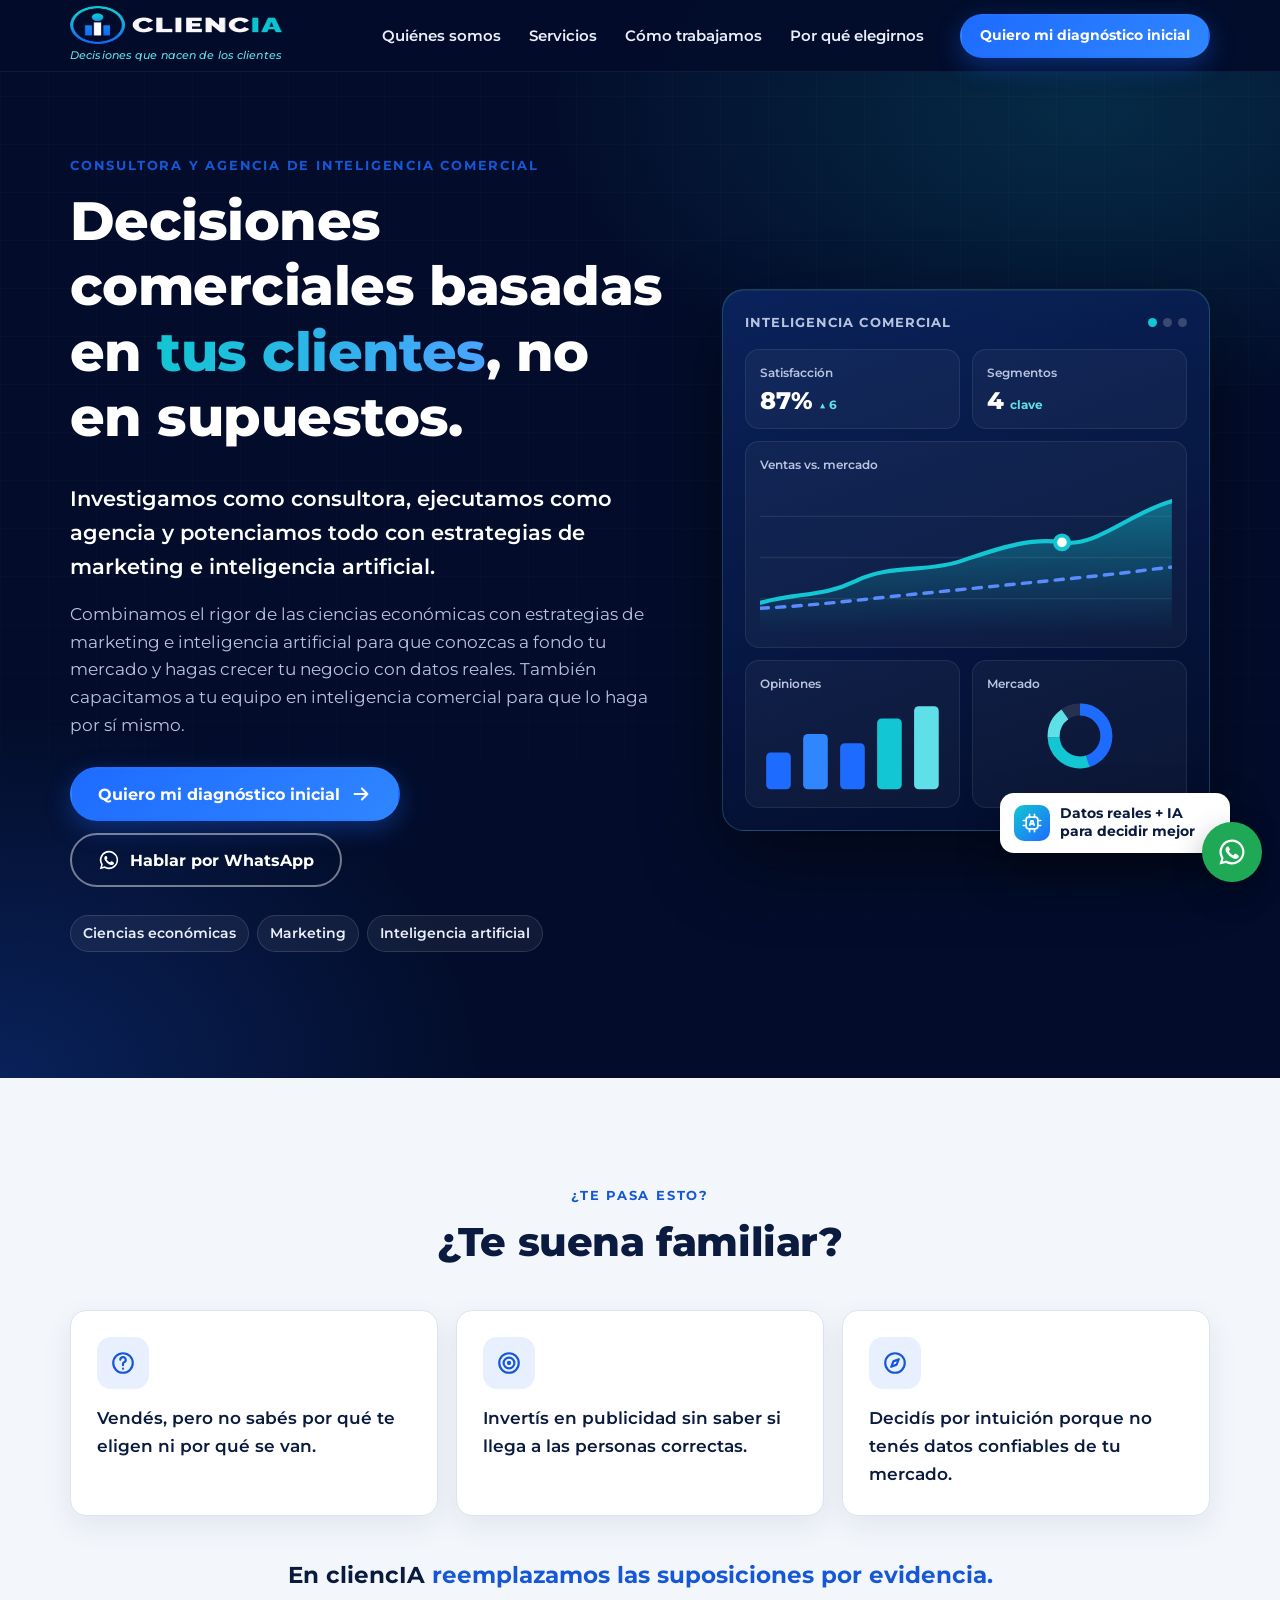
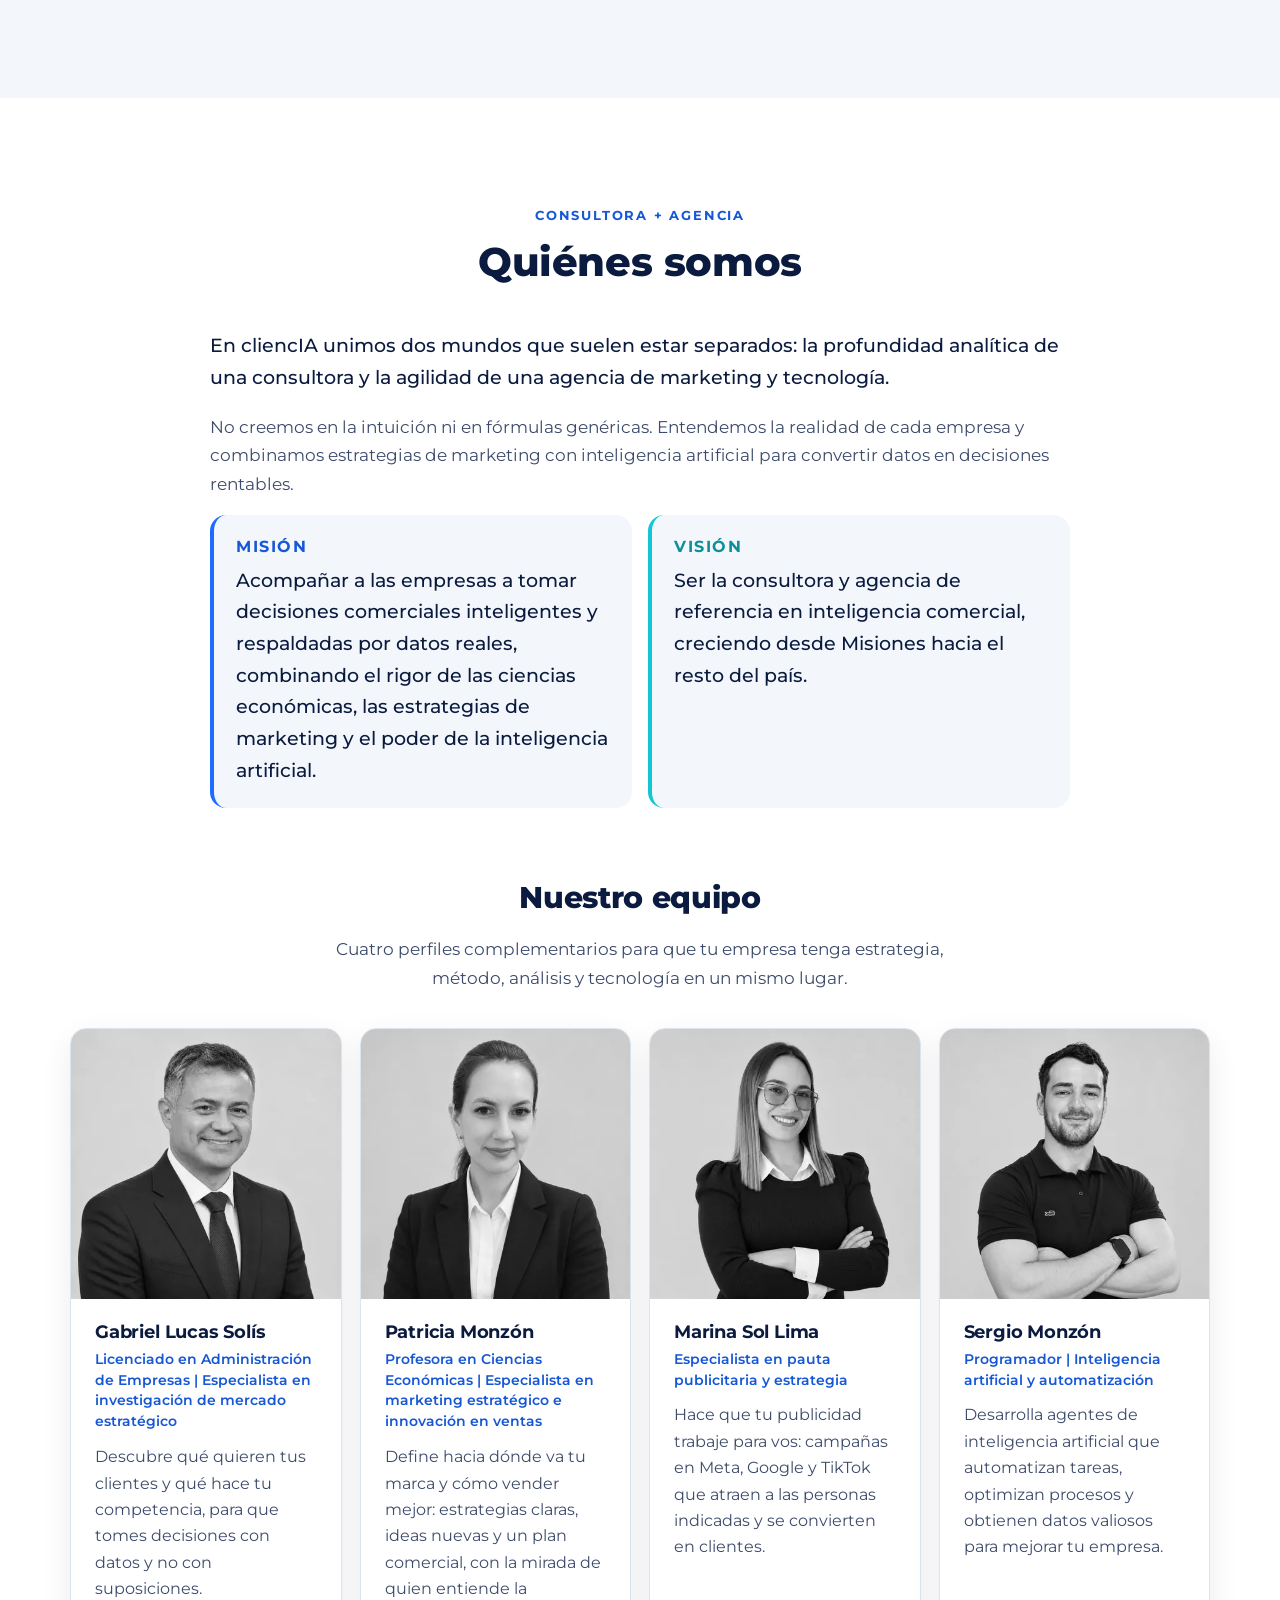
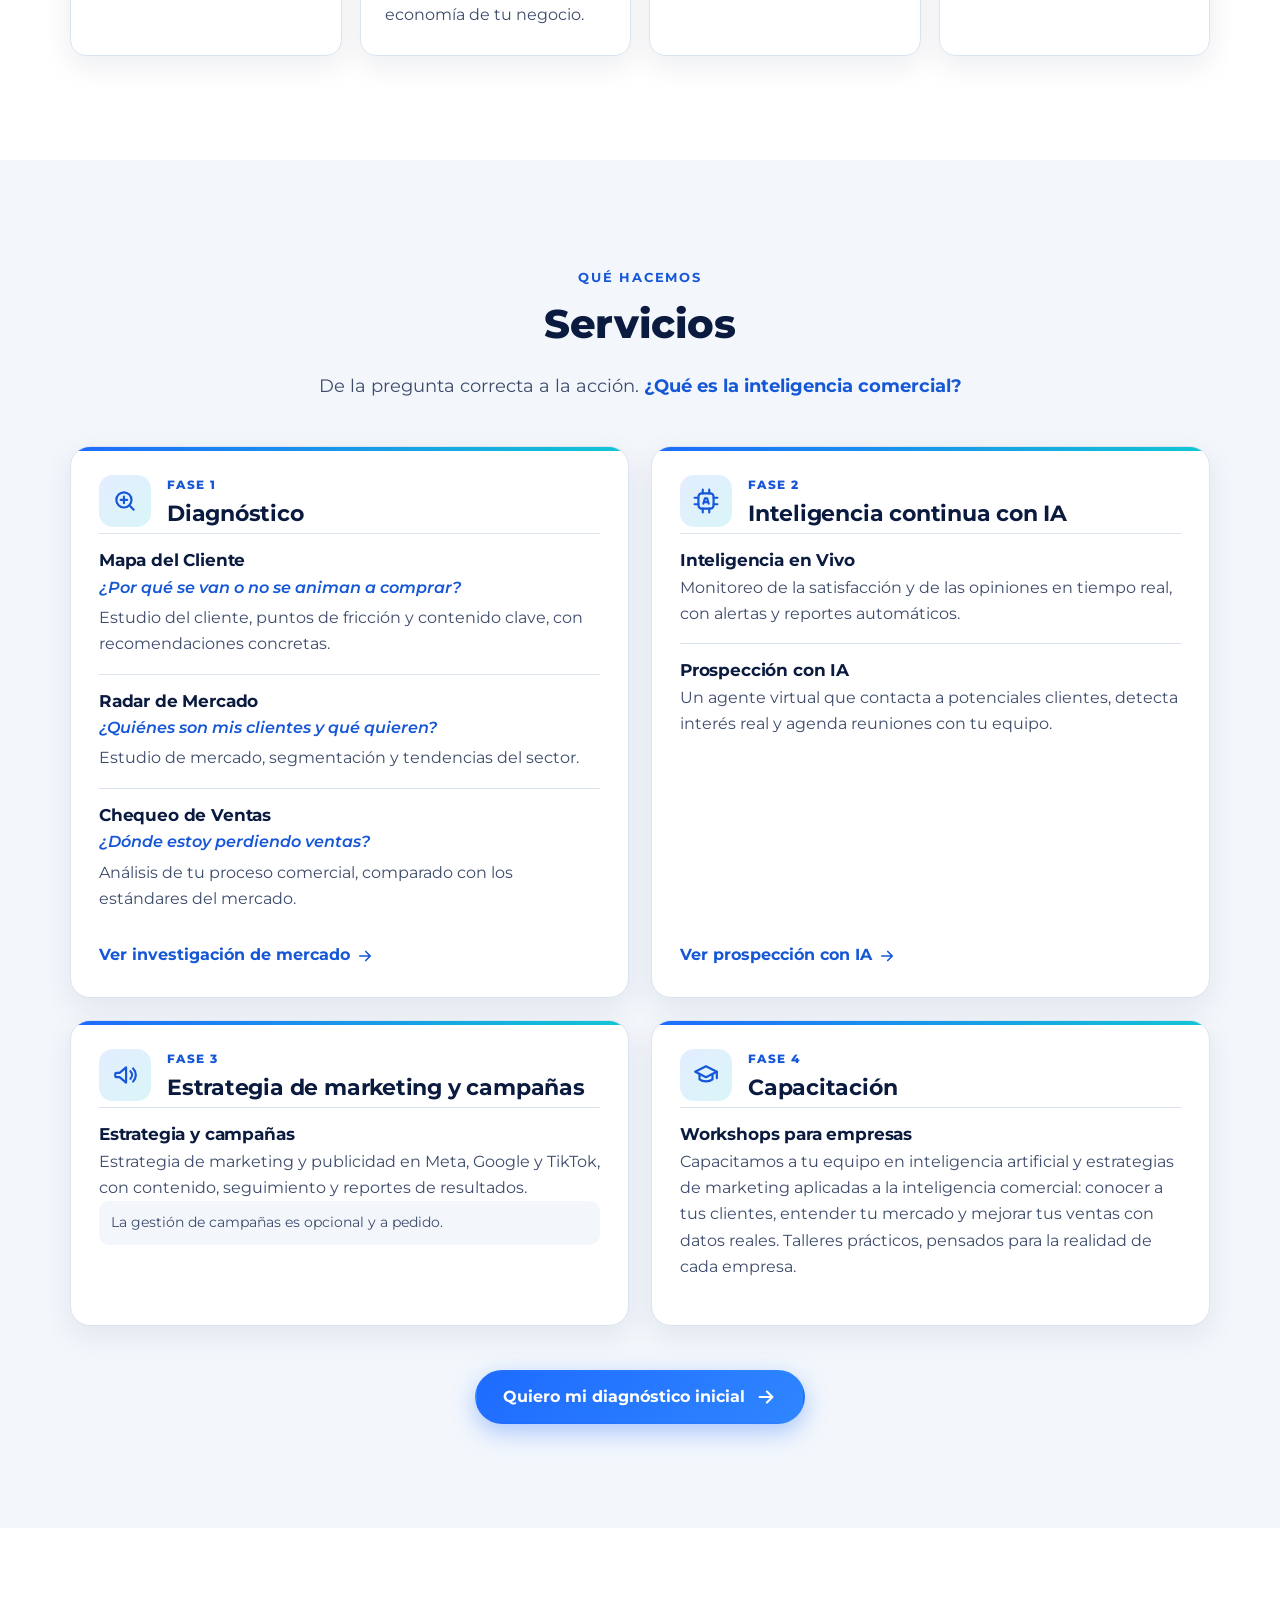
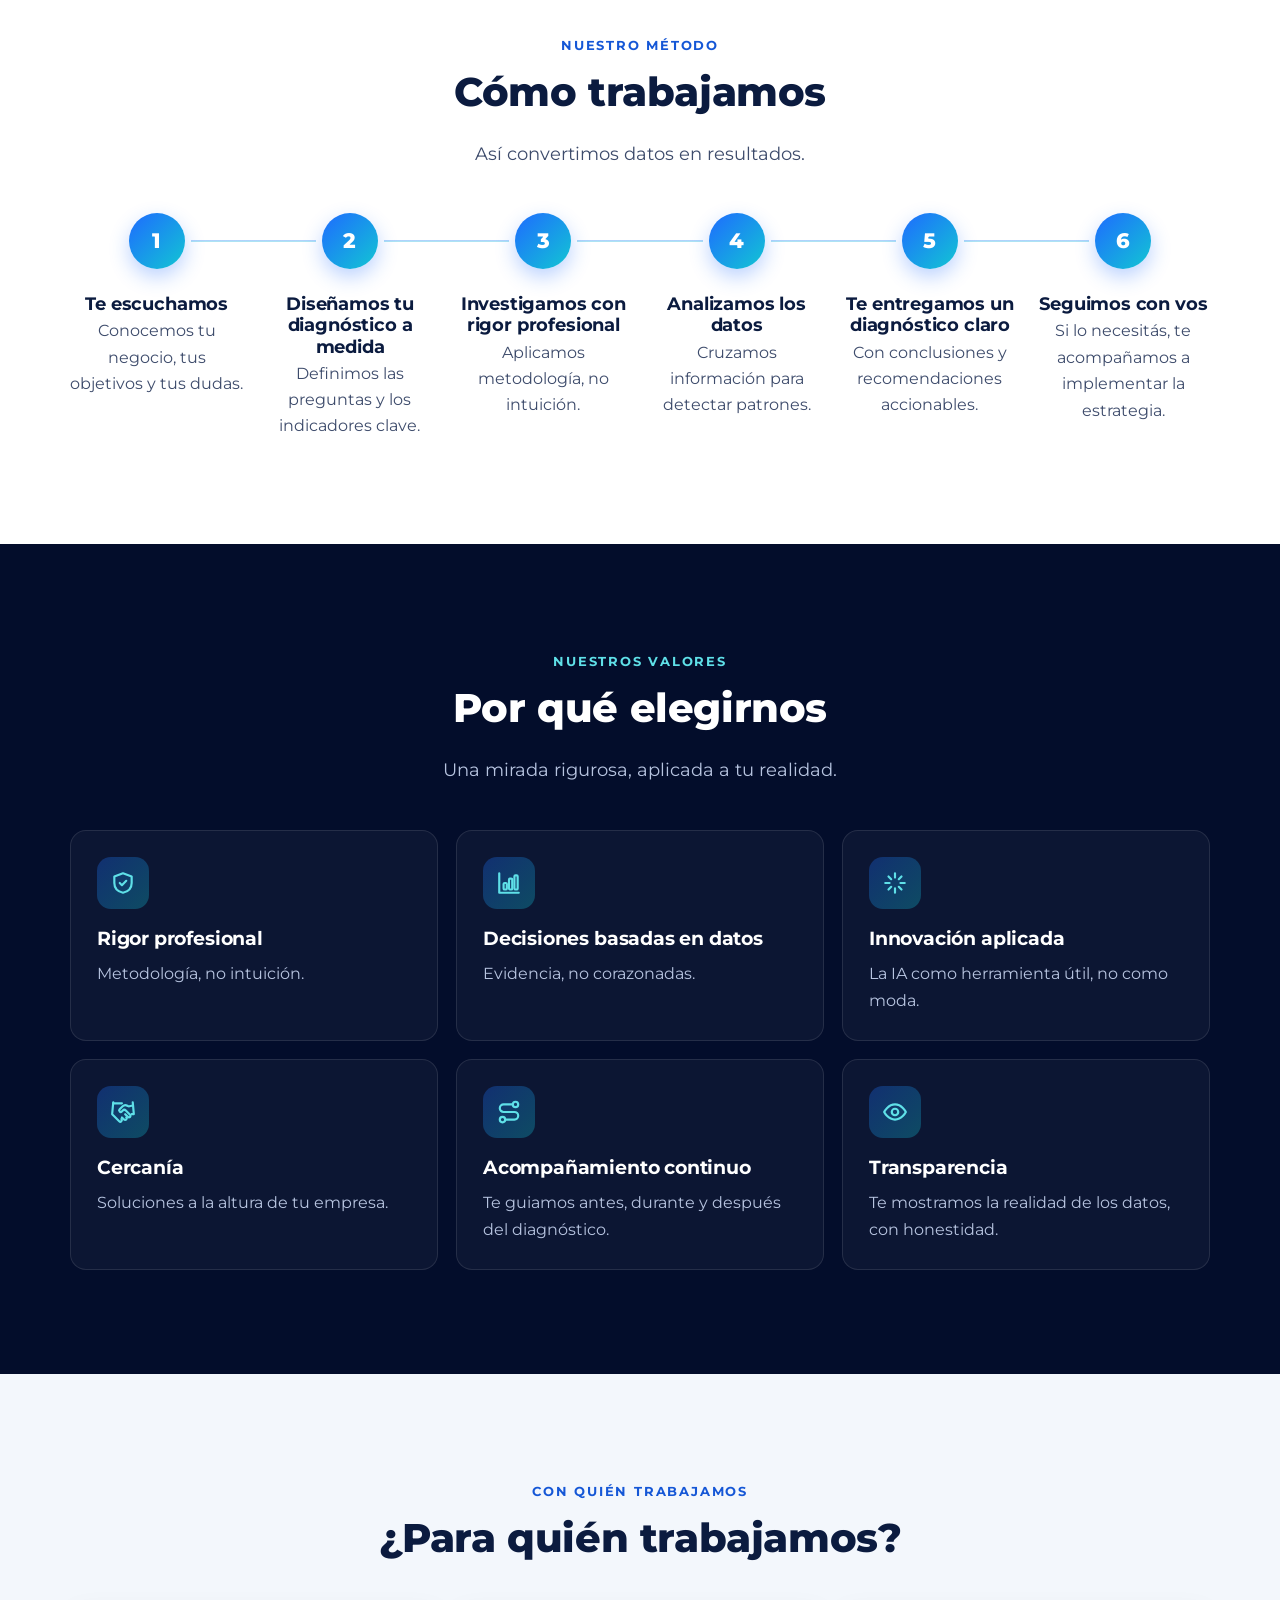
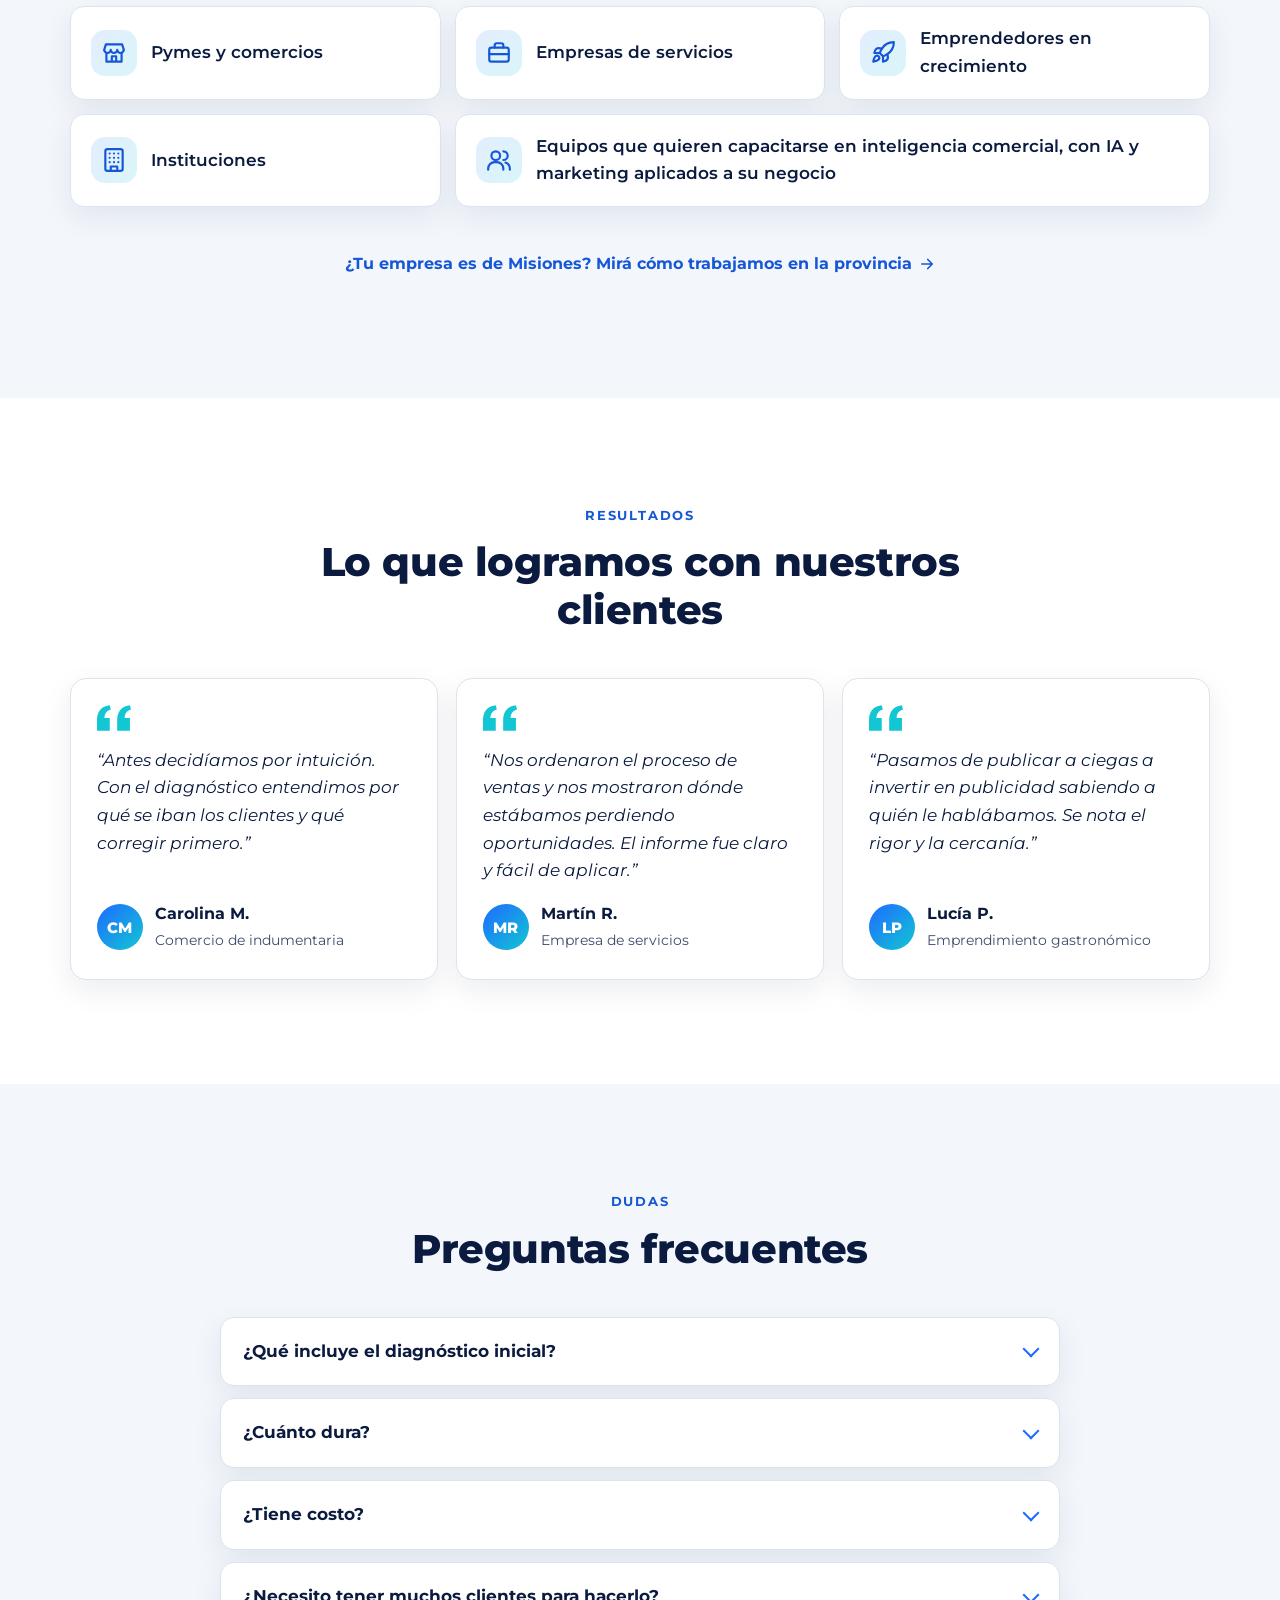
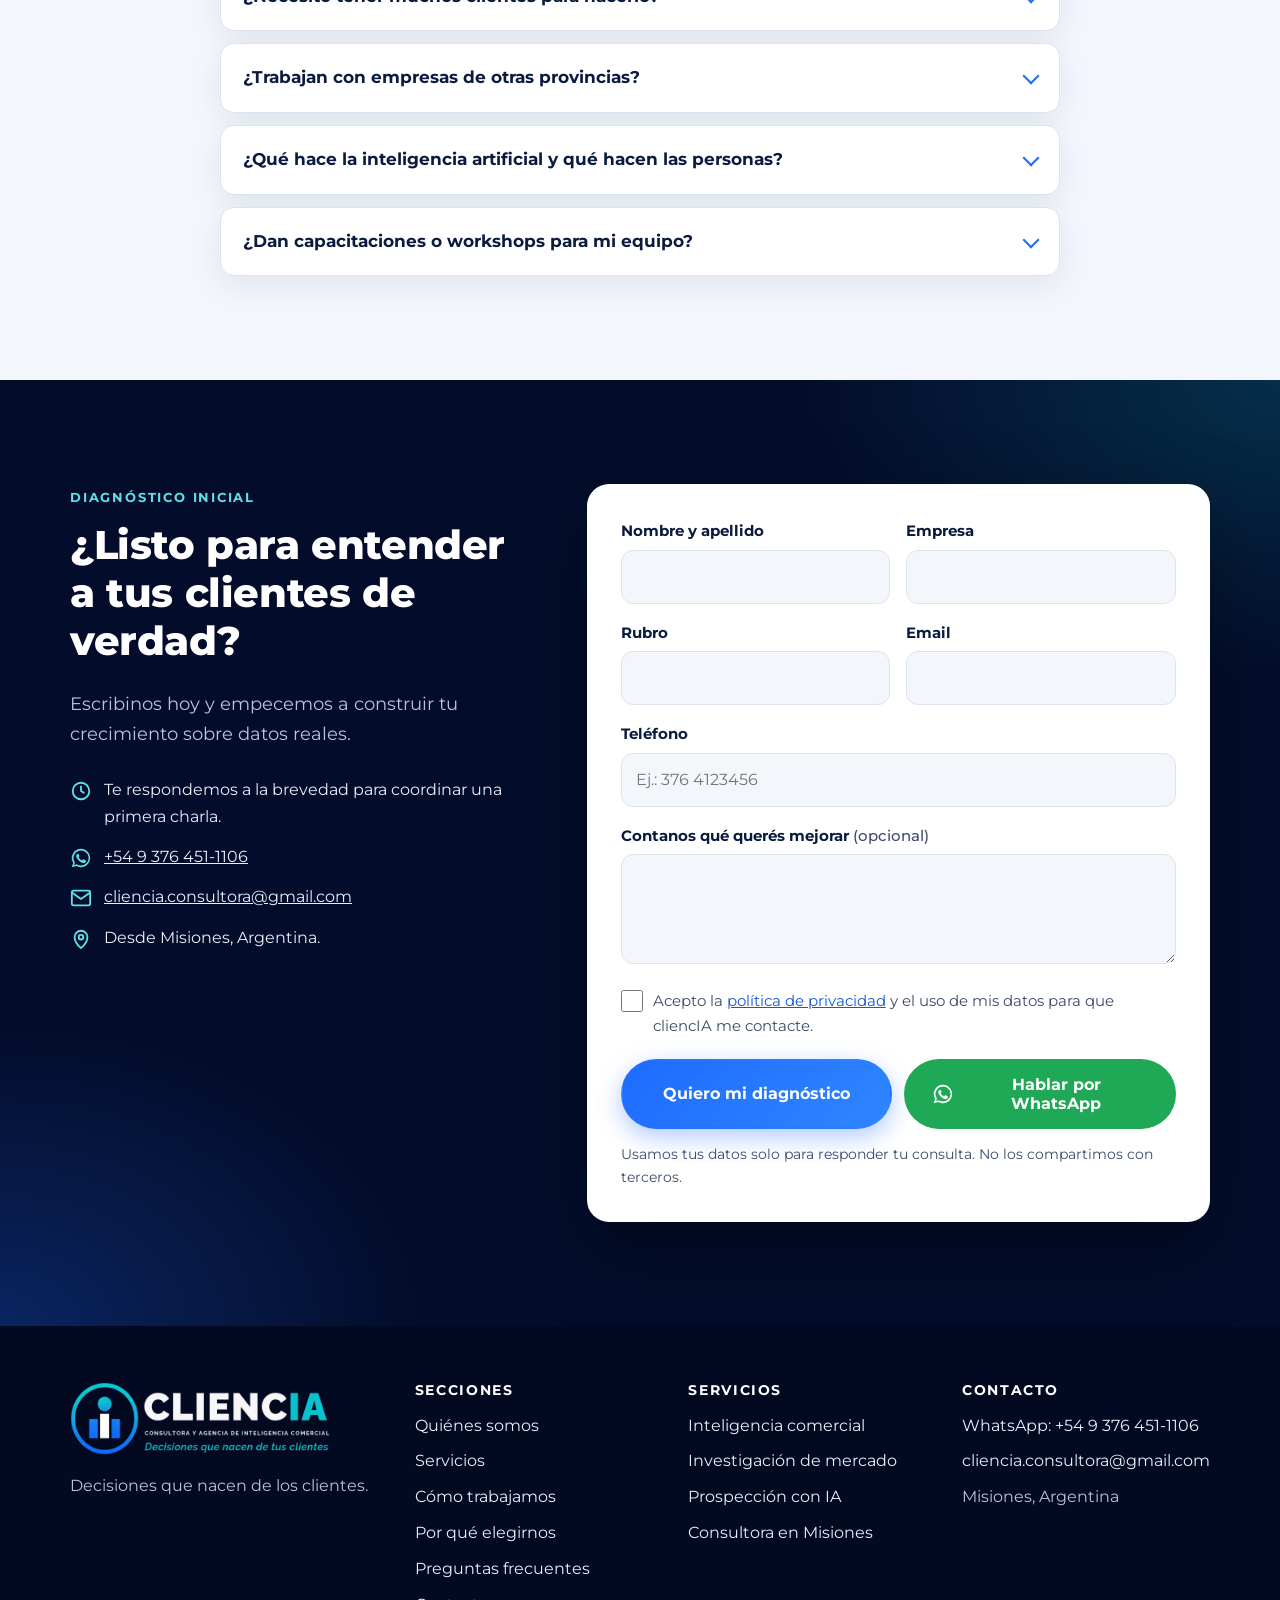
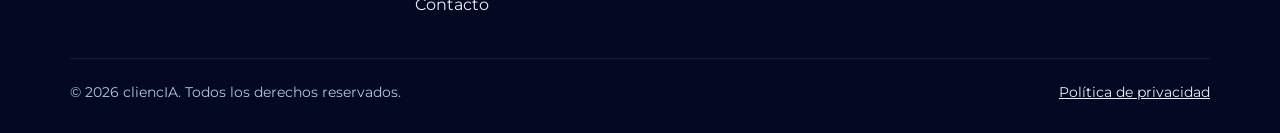
<file: index.html>
<!DOCTYPE html>
<html lang="es-AR">
<head>
<meta charset="UTF-8">
<meta name="viewport" content="width=device-width, initial-scale=1">
<title>cliencIA | Consultora de inteligencia comercial, marketing e IA en Misiones</title>
<meta name="description" content="Consultora y agencia de inteligencia comercial en Misiones, Argentina. Investigación de mercado, estudios de clientes, marketing digital e inteligencia artificial para que tu empresa decida con datos reales.">
<meta name="robots" content="index, follow, max-image-preview:large, max-snippet:-1">
<meta name="author" content="cliencIA">
<meta name="theme-color" content="#030D2B">
<link rel="canonical" href="https://cliencia.com.ar/">
<link rel="alternate" hreflang="es-AR" href="https://cliencia.com.ar/">
<link rel="icon" href="/favicon.ico" sizes="48x48">
<link rel="icon" type="image/png" href="/favicon.png" sizes="96x96">
<link rel="apple-touch-icon" href="/apple-touch-icon.png">

<meta property="og:type" content="website">
<meta property="og:locale" content="es_AR">
<meta property="og:site_name" content="cliencIA">
<meta property="og:title" content="cliencIA | Decisiones que nacen de los clientes">
<meta property="og:description" content="Investigamos como consultora, ejecutamos como agencia y potenciamos todo con estrategias de marketing e inteligencia artificial.">
<meta property="og:url" content="https://cliencia.com.ar/">
<meta property="og:image" content="https://cliencia.com.ar/og-image.jpg">
<meta property="og:image:width" content="1200">
<meta property="og:image:height" content="630">
<meta property="og:image:alt" content="cliencIA, consultora y agencia de inteligencia comercial">
<meta name="twitter:card" content="summary_large_image">
<meta name="twitter:title" content="cliencIA | Decisiones que nacen de los clientes">
<meta name="twitter:description" content="Investigamos como consultora, ejecutamos como agencia y potenciamos todo con estrategias de marketing e inteligencia artificial.">
<meta name="twitter:image" content="https://cliencia.com.ar/og-image.jpg">

<link rel="preconnect" href="https://fonts.googleapis.com">
<link rel="preconnect" href="https://fonts.gstatic.com" crossorigin>
<link href="https://fonts.googleapis.com/css2?family=Montserrat:ital,wght@0,400;0,500;0,600;0,700;0,800;1,500&display=swap" rel="stylesheet">

<script type="application/ld+json">
{
  "@context": "https://schema.org",
  "@graph": [
    {
      "@type": "WebSite",
      "@id": "https://cliencia.com.ar/#website",
      "url": "https://cliencia.com.ar/",
      "name": "cliencIA",
      "inLanguage": "es-AR",
      "publisher": { "@id": "https://cliencia.com.ar/#organization" }
    },
    {
      "@type": ["Organization", "ProfessionalService"],
      "@id": "https://cliencia.com.ar/#organization",
      "name": "cliencIA",
      "alternateName": "cliencIA - Consultora y agencia de inteligencia comercial",
      "description": "Consultora y agencia de inteligencia comercial. Investigación de mercado, estudios de clientes, estrategia de marketing, campañas digitales e inteligencia artificial aplicada a las ventas.",
      "slogan": "Decisiones que nacen de los clientes",
      "url": "https://cliencia.com.ar/",
      "logo": "https://cliencia.com.ar/logo.png",
      "email": "cliencia.consultora@gmail.com",
      "telephone": "+54 9 376 451-1106",
      "contactPoint": { "@type": "ContactPoint", "contactType": "customer service", "telephone": "+5493764511106", "email": "cliencia.consultora@gmail.com", "areaServed": "AR", "availableLanguage": "es" },
      "image": "https://cliencia.com.ar/og-image.jpg",
      "address": { "@type": "PostalAddress", "addressRegion": "Misiones", "addressCountry": "AR" },
      "areaServed": [
        { "@type": "State", "name": "Misiones" },
        { "@type": "Country", "name": "Argentina" }
      ],
      "knowsAbout": ["Inteligencia comercial", "Investigación de mercado", "Marketing estratégico", "Publicidad digital", "Inteligencia artificial", "Automatización de procesos"],
      "employee": [
        { "@type": "Person", "name": "Gabriel Lucas Solís", "jobTitle": "Licenciado en Administración de Empresas, especialista en investigación de mercado estratégico" },
        { "@type": "Person", "name": "Patricia Monzón", "jobTitle": "Profesora en Ciencias Económicas, especialista en marketing estratégico e innovación en ventas" },
        { "@type": "Person", "name": "Marina Sol Lima", "jobTitle": "Especialista en pauta publicitaria y estrategia" },
        { "@type": "Person", "name": "Sergio Monzón", "jobTitle": "Programador, inteligencia artificial y automatización" }
      ],
      "hasOfferCatalog": {
        "@type": "OfferCatalog",
        "name": "Servicios",
        "itemListElement": [
          { "@type": "Offer", "itemOffered": { "@type": "Service", "name": "Mapa del Cliente", "description": "Estudio del cliente, puntos de fricción y contenido clave, con recomendaciones concretas." } },
          { "@type": "Offer", "itemOffered": { "@type": "Service", "name": "Radar de Mercado", "description": "Estudio de mercado, segmentación y tendencias del sector." } },
          { "@type": "Offer", "itemOffered": { "@type": "Service", "name": "Chequeo de Ventas", "description": "Análisis del proceso comercial, comparado con los estándares del mercado." } },
          { "@type": "Offer", "itemOffered": { "@type": "Service", "name": "Inteligencia en Vivo", "description": "Monitoreo de la satisfacción y de las opiniones en tiempo real, con alertas y reportes automáticos." } },
          { "@type": "Offer", "itemOffered": { "@type": "Service", "name": "Prospección con IA", "description": "Agente virtual que contacta a potenciales clientes, detecta interés real y agenda reuniones." } },
          { "@type": "Offer", "itemOffered": { "@type": "Service", "name": "Estrategia y campañas", "description": "Estrategia de marketing y publicidad en Meta, Google y TikTok." } },
          { "@type": "Offer", "itemOffered": { "@type": "Service", "name": "Workshops para empresas", "description": "Capacitación en inteligencia artificial y estrategias de marketing aplicadas a la inteligencia comercial." } }
        ]
      }
    },
    {"@type": "FAQPage", "@id": "https://cliencia.com.ar/#faq", "mainEntity": [{"@type": "Question", "name": "¿Qué incluye el diagnóstico inicial?", "acceptedAnswer": {"@type": "Answer", "text": "Una primera conversación para conocer tu negocio y tus objetivos, el análisis de tus clientes, tu mercado y tu proceso de ventas, y un informe claro con conclusiones y recomendaciones concretas para aplicar."}}, {"@type": "Question", "name": "¿Cuánto dura?", "acceptedAnswer": {"@type": "Answer", "text": "Depende del tamaño y la complejidad de cada empresa. En general, entre 2 y 4 semanas desde que definimos el alcance juntos."}}, {"@type": "Question", "name": "¿Tiene costo?", "acceptedAnswer": {"@type": "Answer", "text": "La primera charla para conocer tu caso es sin cargo. El diagnóstico se presupuesta a medida según el alcance, y te pasamos el valor antes de empezar, sin compromiso."}}, {"@type": "Question", "name": "¿Necesito tener muchos clientes para hacerlo?", "acceptedAnswer": {"@type": "Answer", "text": "No. Trabajamos con emprendedores, comercios y pymes de distintos tamaños. Si tenés pocos clientes, el diagnóstico te ayuda a entender mejor a quiénes apuntar y cómo llegar a ellos."}}, {"@type": "Question", "name": "¿Trabajan con empresas de otras provincias?", "acceptedAnswer": {"@type": "Answer", "text": "Sí. Nuestra base está en Misiones y trabajamos de forma remota con empresas de todo el país."}}, {"@type": "Question", "name": "¿Qué hace la inteligencia artificial y qué hacen las personas?", "acceptedAnswer": {"@type": "Answer", "text": "La IA acelera tareas como procesar datos, monitorear opiniones y hacer el primer contacto con potenciales clientes. Las personas definimos las preguntas, interpretamos los resultados y armamos las recomendaciones: nada se entrega sin revisión profesional."}}, {"@type": "Question", "name": "¿Dan capacitaciones o workshops para mi equipo?", "acceptedAnswer": {"@type": "Answer", "text": "Sí. Capacitamos a tu equipo en inteligencia artificial y estrategias de marketing aplicadas a la inteligencia comercial: conocer a tus clientes, entender tu mercado y mejorar tus ventas con datos reales. Son talleres prácticos, pensados para la realidad de cada empresa."}}]}
  ]
}
</script>

<!--
  ANALÍTICA: pegar acá los códigos reales.
  Google Analytics 4 (reemplazar G-XXXXXXXXXX):
  <script async src="https://www.googletagmanager.com/gtag/js?id=G-XXXXXXXXXX"></script>
  <script>window.dataLayer=window.dataLayer||[];function gtag(){dataLayer.push(arguments);}gtag('js',new Date());gtag('config','G-XXXXXXXXXX');</script>

  Píxel de Meta (reemplazar PIXEL_ID):
  <script>!function(f,b,e,v,n,t,s){if(f.fbq)return;n=f.fbq=function(){n.callMethod?n.callMethod.apply(n,arguments):n.queue.push(arguments)};if(!f._fbq)f._fbq=n;n.push=n;n.loaded=!0;n.version='2.0';n.queue=[];t=b.createElement(e);t.async=!0;t.src=v;s=b.getElementsByTagName(e)[0];s.parentNode.insertBefore(t,s)}(window,document,'script','https://connect.facebook.net/en_US/fbevents.js');fbq('init','PIXEL_ID');fbq('track','PageView');</script>
-->

<link rel="stylesheet" href="/assets/site.css">
</head>
<body class="no-js">
<a class="skip" href="#contenido">Saltar al contenido</a>

<!-- ============ ÍCONOS (SVG sprite) ============ -->
<svg width="0" height="0" style="position:absolute" aria-hidden="true">
  <defs>
    <symbol id="i-wa" viewBox="0 0 24 24"><path fill="currentColor" d="M12 2a10 10 0 0 0-8.6 15.1L2 22l5-1.3A10 10 0 1 0 12 2Zm0 18.2a8.2 8.2 0 0 1-4.2-1.2l-.3-.2-3 .8.8-2.9-.2-.3A8.2 8.2 0 1 1 12 20.2Zm4.5-6.1c-.2-.1-1.5-.7-1.7-.8-.2-.1-.4-.1-.6.1l-.8 1c-.1.2-.3.2-.5.1a6.7 6.7 0 0 1-3.3-2.9c-.3-.4.2-.4.7-1.4.1-.2 0-.3 0-.4l-.8-1.8c-.2-.5-.4-.4-.6-.4h-.5a1 1 0 0 0-.7.3 3 3 0 0 0-.9 2.2 5.2 5.2 0 0 0 1.1 2.7 11.8 11.8 0 0 0 4.5 4c1.7.7 2.3.8 3.2.6.5-.1 1.5-.6 1.7-1.2.2-.6.2-1.1.2-1.2-.1-.1-.3-.2-.5-.3Z"/></symbol>
    <symbol id="i-arrow" viewBox="0 0 24 24" fill="none" stroke="currentColor" stroke-width="2.2" stroke-linecap="round" stroke-linejoin="round"><path d="M5 12h14M13 6l6 6-6 6"/></symbol>
    <symbol id="i-question" viewBox="0 0 24 24" fill="none" stroke="currentColor" stroke-width="2" stroke-linecap="round" stroke-linejoin="round"><circle cx="12" cy="12" r="9"/><path d="M9.5 9a2.5 2.5 0 1 1 3.5 2.3c-.6.3-1 .9-1 1.6V14"/><path d="M12 17.2h.01"/></symbol>
    <symbol id="i-target" viewBox="0 0 24 24" fill="none" stroke="currentColor" stroke-width="2" stroke-linecap="round" stroke-linejoin="round"><circle cx="12" cy="12" r="9"/><circle cx="12" cy="12" r="5"/><circle cx="12" cy="12" r="1"/></symbol>
    <symbol id="i-compass" viewBox="0 0 24 24" fill="none" stroke="currentColor" stroke-width="2" stroke-linecap="round" stroke-linejoin="round"><circle cx="12" cy="12" r="9"/><path d="m15.5 8.5-2 5-5 2 2-5 5-2Z"/></symbol>
    <symbol id="i-strategy" viewBox="0 0 24 24" fill="none" stroke="currentColor" stroke-width="2" stroke-linecap="round" stroke-linejoin="round"><path d="M3 20h18"/><path d="M5 16l4-5 4 3 6-8"/><path d="M15 6h4v4"/></symbol>
    <symbol id="i-code" viewBox="0 0 24 24" fill="none" stroke="currentColor" stroke-width="2" stroke-linecap="round" stroke-linejoin="round"><path d="m8 8-4 4 4 4M16 8l4 4-4 4M13.5 5l-3 14"/></symbol>
    <symbol id="i-book" viewBox="0 0 24 24" fill="none" stroke="currentColor" stroke-width="2" stroke-linecap="round" stroke-linejoin="round"><path d="M4 5.5A2.5 2.5 0 0 1 6.5 3H20v15H6.5A2.5 2.5 0 0 0 4 20.5v-15Z"/><path d="M4 20.5A2.5 2.5 0 0 0 6.5 23H20v-5"/><path d="M9 8h7M9 12h5"/></symbol>
    <symbol id="i-briefcase" viewBox="0 0 24 24" fill="none" stroke="currentColor" stroke-width="2" stroke-linecap="round" stroke-linejoin="round"><rect x="3" y="7" width="18" height="13" rx="2"/><path d="M8 7V5a2 2 0 0 1 2-2h4a2 2 0 0 1 2 2v2M3 13h18"/></symbol>
    <symbol id="i-search" viewBox="0 0 24 24" fill="none" stroke="currentColor" stroke-width="2" stroke-linecap="round" stroke-linejoin="round"><circle cx="11" cy="11" r="7"/><path d="m20 20-4-4"/><path d="M8 11h6M11 8v6"/></symbol>
    <symbol id="i-ai" viewBox="0 0 24 24" fill="none" stroke="currentColor" stroke-width="2" stroke-linecap="round" stroke-linejoin="round"><rect x="5" y="5" width="14" height="14" rx="3"/><path d="M9 1.5V5M15 1.5V5M9 19v3.5M15 19v3.5M1.5 9H5M1.5 15H5M19 9h3.5M19 15h3.5"/><path d="M9.5 14.5 11 9.5h2l1.5 5M10 13h4"/></symbol>
    <symbol id="i-megaphone" viewBox="0 0 24 24" fill="none" stroke="currentColor" stroke-width="2" stroke-linecap="round" stroke-linejoin="round"><path d="M3 11v2a1 1 0 0 0 1 1h3l6 5V5L7 10H4a1 1 0 0 0-1 1Z"/><path d="M17 8.5a5 5 0 0 1 0 7M19.5 6a8.5 8.5 0 0 1 0 12"/></symbol>
    <symbol id="i-teach" viewBox="0 0 24 24" fill="none" stroke="currentColor" stroke-width="2" stroke-linecap="round" stroke-linejoin="round"><path d="M2 9l10-5 10 5-10 5L2 9Z"/><path d="M6 11v5c3 2.5 9 2.5 12 0v-5"/><path d="M22 9v6"/></symbol>
    <symbol id="i-shield" viewBox="0 0 24 24" fill="none" stroke="currentColor" stroke-width="2" stroke-linecap="round" stroke-linejoin="round"><path d="M12 3 4 6v6c0 5 3.5 8 8 9 4.5-1 8-4 8-9V6l-8-3Z"/><path d="m9 12 2 2 4-4"/></symbol>
    <symbol id="i-chart" viewBox="0 0 24 24" fill="none" stroke="currentColor" stroke-width="2" stroke-linecap="round" stroke-linejoin="round"><path d="M3 3v18h18"/><rect x="7" y="12" width="3" height="6" rx="1"/><rect x="12" y="8" width="3" height="10" rx="1"/><rect x="17" y="5" width="3" height="13" rx="1"/></symbol>
    <symbol id="i-spark" viewBox="0 0 24 24" fill="none" stroke="currentColor" stroke-width="2" stroke-linecap="round" stroke-linejoin="round"><path d="M12 3v4M12 17v4M3 12h4M17 12h4M6 6l2.5 2.5M15.5 15.5 18 18M6 18l2.5-2.5M15.5 8.5 18 6"/></symbol>
    <symbol id="i-handshake" viewBox="0 0 24 24" fill="none" stroke="currentColor" stroke-width="2" stroke-linecap="round" stroke-linejoin="round"><path d="m11 17 2 2a1.4 1.4 0 0 0 2-2"/><path d="m14 14 2.5 2.5a1.4 1.4 0 0 0 2-2l-3.9-3.9a2 2 0 0 0-2.8 0l-.9.9a1.4 1.4 0 0 1-2-2l2.8-2.8a3.5 3.5 0 0 1 4.3-.5l.5.3a2 2 0 0 0 1.4.2L21 6"/><path d="m21 3 1 11h-2M3 3 2 14l6.5 6.5a1.4 1.4 0 0 0 2-2"/><path d="M3 4h8"/></symbol>
    <symbol id="i-route" viewBox="0 0 24 24" fill="none" stroke="currentColor" stroke-width="2" stroke-linecap="round" stroke-linejoin="round"><circle cx="6" cy="19" r="2.5"/><circle cx="18" cy="5" r="2.5"/><path d="M8.5 19H17a3.5 3.5 0 0 0 0-7H7a3.5 3.5 0 0 1 0-7h8.5"/></symbol>
    <symbol id="i-eye" viewBox="0 0 24 24" fill="none" stroke="currentColor" stroke-width="2" stroke-linecap="round" stroke-linejoin="round"><path d="M2 12s3.5-7 10-7 10 7 10 7-3.5 7-10 7S2 12 2 12Z"/><circle cx="12" cy="12" r="3"/></symbol>
    <symbol id="i-store" viewBox="0 0 24 24" fill="none" stroke="currentColor" stroke-width="2" stroke-linecap="round" stroke-linejoin="round"><path d="M3 9 4.5 4h15L21 9"/><path d="M3 9a3 3 0 0 0 6 0 3 3 0 0 0 6 0 3 3 0 0 0 6 0"/><path d="M5 12v8h14v-8M10 20v-5h4v5"/></symbol>
    <symbol id="i-rocket" viewBox="0 0 24 24" fill="none" stroke="currentColor" stroke-width="2" stroke-linecap="round" stroke-linejoin="round"><path d="M5 15c-1.5 1.3-2 5-2 5s3.7-.5 5-2c.7-.8.7-2.1-.1-2.9a2.1 2.1 0 0 0-2.9-.1Z"/><path d="m12 15-3-3a22 22 0 0 1 2-4A12.9 12.9 0 0 1 22 2c0 2.7-.8 7.5-6 11a22.4 22.4 0 0 1-4 2Z"/><path d="M9 12H4s.6-3 2-4c1.6-1.1 5 0 5 0M12 15v5s3-.6 4-2c1.1-1.6 0-5 0-5"/></symbol>
    <symbol id="i-building" viewBox="0 0 24 24" fill="none" stroke="currentColor" stroke-width="2" stroke-linecap="round" stroke-linejoin="round"><rect x="4" y="2" width="16" height="20" rx="2"/><path d="M9 22v-4h6v4M8 6h.01M12 6h.01M16 6h.01M8 10h.01M12 10h.01M16 10h.01M8 14h.01M12 14h.01M16 14h.01"/></symbol>
    <symbol id="i-users" viewBox="0 0 24 24" fill="none" stroke="currentColor" stroke-width="2" stroke-linecap="round" stroke-linejoin="round"><circle cx="9" cy="8" r="4"/><path d="M2 21v-1a6 6 0 0 1 6-6h2a6 6 0 0 1 6 6v1"/><path d="M16 4a4 4 0 0 1 0 8M22 21v-1a6 6 0 0 0-4-5.6"/></symbol>
    <symbol id="i-pin" viewBox="0 0 24 24" fill="none" stroke="currentColor" stroke-width="2" stroke-linecap="round" stroke-linejoin="round"><path d="M12 22s7-6.2 7-12a7 7 0 0 0-14 0c0 5.8 7 12 7 12Z"/><circle cx="12" cy="10" r="2.5"/></symbol>
    <symbol id="i-mail" viewBox="0 0 24 24" fill="none" stroke="currentColor" stroke-width="2" stroke-linecap="round" stroke-linejoin="round"><rect x="2" y="4" width="20" height="16" rx="2"/><path d="m22 6-10 7L2 6"/></symbol>
    <symbol id="i-clock" viewBox="0 0 24 24" fill="none" stroke="currentColor" stroke-width="2" stroke-linecap="round" stroke-linejoin="round"><circle cx="12" cy="12" r="9"/><path d="M12 7v5l3 2"/></symbol>
    <symbol id="i-ig" viewBox="0 0 24 24" fill="none" stroke="currentColor" stroke-width="2" stroke-linecap="round" stroke-linejoin="round"><rect x="3" y="3" width="18" height="18" rx="5"/><circle cx="12" cy="12" r="4"/><path d="M17.5 6.5h.01"/></symbol>
    <symbol id="i-in" viewBox="0 0 24 24" fill="currentColor"><path d="M4.98 3.5a2.5 2.5 0 1 1 0 5 2.5 2.5 0 0 1 0-5ZM3 9.5h4V21H3V9.5Zm6.5 0h3.8v1.6h.1c.5-1 1.8-2 3.8-2 4 0 4.8 2.6 4.8 6V21h-4v-5.3c0-1.3 0-2.9-1.8-2.9s-2 1.4-2 2.8V21h-4V9.5Z"/></symbol>
    <symbol id="i-fb" viewBox="0 0 24 24" fill="currentColor"><path d="M14 8.5V6.8c0-.8.2-1.3 1.4-1.3H17V2.2c-.3 0-1.3-.2-2.5-.2-2.5 0-4.2 1.5-4.2 4.3v2.2H7.5V12h2.8v10H14V12h2.8l.4-3.5H14Z"/></symbol>
  </defs>
</svg>

<!-- ============ HEADER ============ -->
<header class="site-header" id="header">
  <nav class="container nav" aria-label="Principal">
    <a class="brand" href="#inicio" aria-label="cliencIA, ir al inicio">
      <img src="/assets/img/logo-header.webp" alt="cliencIA" width="517" height="140">
      <small>Decisiones que nacen de los clientes</small>
    </a>
    <ul class="nav-links">
      <li><a href="#quienes-somos">Quiénes somos</a></li>
      <li><a href="#servicios">Servicios</a></li>
      <li><a href="#como-trabajamos">Cómo trabajamos</a></li>
      <li><a href="#por-que-elegirnos">Por qué elegirnos</a></li>
    </ul>
    <a class="btn btn-primary nav-cta" href="#contacto" data-track="cta_diagnostico_header">
      <span class="long">Quiero mi diagnóstico inicial</span><span class="short">Mi diagnóstico</span>
    </a>
    <button class="menu-toggle" type="button" aria-label="Abrir menú" aria-expanded="false" aria-controls="menu-movil">
      <svg class="i-open" viewBox="0 0 24 24" fill="none" stroke="currentColor" stroke-width="2.2" stroke-linecap="round"><path d="M4 7h16M4 12h16M4 17h16"/></svg>
      <svg class="i-close" viewBox="0 0 24 24" fill="none" stroke="currentColor" stroke-width="2.2" stroke-linecap="round"><path d="M6 6l12 12M18 6 6 18"/></svg>
    </button>
  </nav>
  <div class="mobile-menu" id="menu-movil">
    <ul>
      <li><a href="#quienes-somos">Quiénes somos</a></li>
      <li><a href="#servicios">Servicios</a></li>
      <li><a href="#como-trabajamos">Cómo trabajamos</a></li>
      <li><a href="#por-que-elegirnos">Por qué elegirnos</a></li>
      <li><a href="#preguntas">Preguntas frecuentes</a></li>
      <li><a href="#contacto">Contacto</a></li>
    </ul>
  </div>
</header>

<main id="contenido">

<!-- ============ HERO ============ -->
<section class="hero" id="inicio">
  <div class="container hero-grid">
    <div class="hero-copy">
      <span class="eyebrow">Consultora y agencia de inteligencia comercial</span>
      <h1>Decisiones comerciales basadas en <span class="hl">tus clientes</span>, no en supuestos.</h1>
      <p class="lead">Investigamos como consultora, ejecutamos como agencia y potenciamos todo con estrategias de marketing e inteligencia artificial.</p>
      <p class="support">Combinamos el rigor de las ciencias económicas con estrategias de marketing e inteligencia artificial para que conozcas a fondo tu mercado y hagas crecer tu negocio con datos reales. También capacitamos a tu equipo en inteligencia comercial para que lo haga por sí mismo.</p>
      <div class="hero-actions">
        <a class="btn btn-primary" href="#contacto" data-track="cta_diagnostico_hero">Quiero mi diagnóstico inicial <svg aria-hidden="true"><use href="#i-arrow"/></svg></a>
        <a class="btn btn-ghost js-wa" href="#" target="_blank" rel="noopener" data-track="whatsapp_hero"><svg aria-hidden="true"><use href="#i-wa"/></svg> Hablar por WhatsApp</a>
      </div>
      <ul class="hero-chips" aria-label="Lo que combinamos">
        <li>Ciencias económicas</li><li>Marketing</li><li>Inteligencia artificial</li>
      </ul>
    </div>

    <!-- Visual del hero. Si tenés la imagen actual (mapa de Argentina + gráficos),
         reemplazá este bloque por: <img src="hero.webp" alt="..." width="..." height="..."> -->
    <div class="hero-visual" role="img" aria-label="Panel de inteligencia comercial con indicadores de clientes, mercado y ventas">
      <div class="panel">
        <div class="panel-top"><span>Inteligencia comercial</span><div class="dots"><i></i><i></i><i></i></div></div>
        <div class="panel-grid">
          <div class="tile">
            <div class="lbl">Satisfacción</div>
            <div class="val">87%<small>▲ 6</small></div>
          </div>
          <div class="tile">
            <div class="lbl">Segmentos</div>
            <div class="val">4<small>clave</small></div>
          </div>
          <div class="tile wide">
            <div class="lbl">Ventas vs. mercado</div>
            <svg viewBox="0 0 300 110" aria-hidden="true" style="width:100%;height:auto;margin-top:6px">
              <defs>
                <linearGradient id="ga" x1="0" y1="0" x2="0" y2="1"><stop offset="0" stop-color="#12C6D3" stop-opacity=".45"/><stop offset="1" stop-color="#12C6D3" stop-opacity="0"/></linearGradient>
              </defs>
              <g stroke="rgba(255,255,255,.08)"><path d="M0 25h300M0 55h300M0 85h300"/></g>
              <path d="M0 88 C30 80 45 84 70 72 S120 66 145 58 195 40 220 44 270 22 300 14 V110 H0Z" fill="url(#ga)"/>
              <path d="M0 88 C30 80 45 84 70 72 S120 66 145 58 195 40 220 44 270 22 300 14" fill="none" stroke="#12C6D3" stroke-width="3" stroke-linecap="round"/>
              <path d="M0 92 C40 90 70 86 110 82 S190 74 230 70 280 64 300 62" fill="none" stroke="#5B8CFF" stroke-width="2.5" stroke-dasharray="6 6" stroke-linecap="round"/>
              <circle cx="220" cy="44" r="5" fill="#fff" stroke="#12C6D3" stroke-width="3"/>
            </svg>
          </div>
          <div class="tile">
            <div class="lbl">Opiniones</div>
            <svg viewBox="0 0 120 60" aria-hidden="true" style="width:100%;height:auto;margin-top:6px">
              <rect x="4" y="34" width="16" height="24" rx="3" fill="#1E6BFF"/>
              <rect x="28" y="22" width="16" height="36" rx="3" fill="#2F86FF"/>
              <rect x="52" y="28" width="16" height="30" rx="3" fill="#1E6BFF"/>
              <rect x="76" y="12" width="16" height="46" rx="3" fill="#12C6D3"/>
              <rect x="100" y="4" width="16" height="54" rx="3" fill="#5FE0E8"/>
            </svg>
          </div>
          <div class="tile">
            <div class="lbl">Mercado</div>
            <svg viewBox="0 0 60 60" aria-hidden="true" style="width:72px;height:72px;margin:6px auto 0">
              <circle cx="30" cy="30" r="22" fill="none" stroke="rgba(255,255,255,.1)" stroke-width="10"/>
              <circle cx="30" cy="30" r="22" fill="none" stroke="#1E6BFF" stroke-width="10" stroke-dasharray="62 138" transform="rotate(-90 30 30)"/>
              <circle cx="30" cy="30" r="22" fill="none" stroke="#12C6D3" stroke-width="10" stroke-dasharray="40 138" stroke-dashoffset="-62" transform="rotate(-90 30 30)"/>
              <circle cx="30" cy="30" r="22" fill="none" stroke="#5FE0E8" stroke-width="10" stroke-dasharray="22 138" stroke-dashoffset="-102" transform="rotate(-90 30 30)"/>
            </svg>
          </div>
        </div>
      </div>
      <div class="float-badge"><span class="ic"><svg aria-hidden="true"><use href="#i-ai"/></svg></span>Datos reales + IA para decidir mejor</div>
    </div>
  </div>
</section>

<!-- ============ EL PROBLEMA ============ -->
<section class="problem soft" id="problema" aria-labelledby="t-problema">
  <div class="container">
    <div class="section-head reveal">
      <span class="eyebrow">¿Te pasa esto?</span>
      <h2 id="t-problema">¿Te suena familiar?</h2>
    </div>
    <div class="cards">
      <article class="card reveal">
        <span class="icon"><svg aria-hidden="true"><use href="#i-question"/></svg></span>
        <p>Vendés, pero no sabés por qué te eligen ni por qué se van.</p>
      </article>
      <article class="card reveal">
        <span class="icon"><svg aria-hidden="true"><use href="#i-target"/></svg></span>
        <p>Invertís en publicidad sin saber si llega a las personas correctas.</p>
      </article>
      <article class="card reveal">
        <span class="icon"><svg aria-hidden="true"><use href="#i-compass"/></svg></span>
        <p>Decidís por intuición porque no tenés datos confiables de tu mercado.</p>
      </article>
    </div>
    <p class="problem-close reveal">En cliencIA <strong>reemplazamos las suposiciones por evidencia.</strong></p>
  </div>
</section>

<!-- ============ QUIÉNES SOMOS ============ -->
<section id="quienes-somos" aria-labelledby="t-quienes">
  <div class="container">
    <div class="section-head reveal">
      <span class="eyebrow">Consultora + agencia</span>
      <h2 id="t-quienes">Quiénes somos</h2>
    </div>
    <div class="about-grid">
      <div class="about-text reveal" style="max-width:860px;margin:0 auto">
        <p>En cliencIA unimos dos mundos que suelen estar separados: la profundidad analítica de una consultora y la agilidad de una agencia de marketing y tecnología.</p>
        <p>No creemos en la intuición ni en fórmulas genéricas. Entendemos la realidad de cada empresa y combinamos estrategias de marketing con inteligencia artificial para convertir datos en decisiones rentables.</p>
        <div class="mv">
          <div class="mv-box">
            <h3>Misión</h3>
            <p>Acompañar a las empresas a tomar decisiones comerciales inteligentes y respaldadas por datos reales, combinando el rigor de las ciencias económicas, las estrategias de marketing y el poder de la inteligencia artificial.</p>
          </div>
          <div class="mv-box vision">
            <h3>Visión</h3>
            <p>Ser la consultora y agencia de referencia en inteligencia comercial, creciendo desde Misiones hacia el resto del país.</p>
          </div>
        </div>
      </div>
    </div>

    <div class="team" id="equipo">
      <div class="team-head reveal">
        <h3>Nuestro equipo</h3>
        <p>Cuatro perfiles complementarios para que tu empresa tenga estrategia, método, análisis y tecnología en un mismo lugar.</p>
      </div>
      <!-- Fotos: cuadradas, en WebP. Para agregar una que falta, reemplazar el <div class="member-photo initials"> por un <img class="member-photo">. -->
      <div class="cards">
        <article class="card member reveal">
          <img class="member-photo" src="/assets/img/equipo/gabriel-lucas-solis.webp" alt="Gabriel Lucas Solís" width="440" height="440" loading="lazy">
          <div class="member-body">
            <h4>Gabriel Lucas Solís</h4>
            <p class="member-role">Licenciado en Administración de Empresas | Especialista en investigación de mercado estratégico</p>
            <p>Descubre qué quieren tus clientes y qué hace tu competencia, para que tomes decisiones con datos y no con suposiciones.</p>
          </div>
        </article>
        <article class="card member reveal">
          <img class="member-photo" src="/assets/img/equipo/patricia-monzon.webp" alt="Patricia Monzón" width="440" height="440" loading="lazy">
          <div class="member-body">
            <h4>Patricia Monzón</h4>
            <p class="member-role">Profesora en Ciencias Económicas | Especialista en marketing estratégico e innovación en ventas</p>
            <p>Define hacia dónde va tu marca y cómo vender mejor: estrategias claras, ideas nuevas y un plan comercial, con la mirada de quien entiende la economía de tu negocio.</p>
          </div>
        </article>
        <article class="card member reveal">
          <img class="member-photo" src="/assets/img/equipo/marina-sol-lima.webp" alt="Marina Sol Lima" width="440" height="440" loading="lazy">
          <div class="member-body">
            <h4>Marina Sol Lima</h4>
            <p class="member-role">Especialista en pauta publicitaria y estrategia</p>
            <p>Hace que tu publicidad trabaje para vos: campañas en Meta, Google y TikTok que atraen a las personas indicadas y se convierten en clientes.</p>
          </div>
        </article>
        <article class="card member reveal">
          <img class="member-photo" src="/assets/img/equipo/sergio-monzon.webp" alt="Sergio Monzón" width="440" height="440" loading="lazy">
          <div class="member-body">
            <h4>Sergio Monzón</h4>
            <p class="member-role">Programador | Inteligencia artificial y automatización</p>
            <p>Desarrolla agentes de inteligencia artificial que automatizan tareas, optimizan procesos y obtienen datos valiosos para mejorar tu empresa.</p>
          </div>
        </article>
      </div>
    </div>
  </div>
</section>

<!-- ============ SERVICIOS ============ -->
<section class="soft" id="servicios" aria-labelledby="t-servicios">
  <div class="container">
    <div class="section-head reveal">
      <span class="eyebrow">Qué hacemos</span>
      <h2 id="t-servicios">Servicios</h2>
      <p>De la pregunta correcta a la acción. <a class="text-link" href="/inteligencia-comercial/">¿Qué es la inteligencia comercial?</a></p>
    </div>
    <div class="phases">
      <article class="phase reveal">
        <div class="phase-head">
          <span class="icon"><svg aria-hidden="true"><use href="#i-search"/></svg></span>
          <div><div class="phase-tag">Fase 1</div><h3 style="margin:0">Diagnóstico</h3></div>
        </div>
        <div class="svc">
          <h4>Mapa del Cliente</h4>
          <p class="q">¿Por qué se van o no se animan a comprar?</p>
          <p>Estudio del cliente, puntos de fricción y contenido clave, con recomendaciones concretas.</p>
        </div>
        <div class="svc">
          <h4>Radar de Mercado</h4>
          <p class="q">¿Quiénes son mis clientes y qué quieren?</p>
          <p>Estudio de mercado, segmentación y tendencias del sector.</p>
        </div>
        <div class="svc">
          <h4>Chequeo de Ventas</h4>
          <p class="q">¿Dónde estoy perdiendo ventas?</p>
          <p>Análisis de tu proceso comercial, comparado con los estándares del mercado.</p>
        </div>
        <a class="text-link" href="/investigacion-de-mercado/">Ver investigación de mercado <svg aria-hidden="true"><use href="#i-arrow"/></svg></a>
      </article>

      <article class="phase reveal">
        <div class="phase-head">
          <span class="icon"><svg aria-hidden="true"><use href="#i-ai"/></svg></span>
          <div><div class="phase-tag">Fase 2</div><h3 style="margin:0">Inteligencia continua con IA</h3></div>
        </div>
        <div class="svc">
          <h4>Inteligencia en Vivo</h4>
          <p>Monitoreo de la satisfacción y de las opiniones en tiempo real, con alertas y reportes automáticos.</p>
        </div>
        <div class="svc">
          <h4>Prospección con IA</h4>
          <p>Un agente virtual que contacta a potenciales clientes, detecta interés real y agenda reuniones con tu equipo.</p>
        </div>
        <a class="text-link" href="/prospeccion-con-ia/">Ver prospección con IA <svg aria-hidden="true"><use href="#i-arrow"/></svg></a>
      </article>

      <article class="phase reveal">
        <div class="phase-head">
          <span class="icon"><svg aria-hidden="true"><use href="#i-megaphone"/></svg></span>
          <div><div class="phase-tag">Fase 3</div><h3 style="margin:0">Estrategia de marketing y campañas</h3></div>
        </div>
        <div class="svc">
          <h4>Estrategia y campañas</h4>
          <p>Estrategia de marketing y publicidad en Meta, Google y TikTok, con contenido, seguimiento y reportes de resultados.</p>
          <p class="note">La gestión de campañas es opcional y a pedido.</p>
        </div>
      </article>

      <article class="phase reveal">
        <div class="phase-head">
          <span class="icon"><svg aria-hidden="true"><use href="#i-teach"/></svg></span>
          <div><div class="phase-tag">Fase 4</div><h3 style="margin:0">Capacitación</h3></div>
        </div>
        <div class="svc">
          <h4>Workshops para empresas</h4>
          <p>Capacitamos a tu equipo en inteligencia artificial y estrategias de marketing aplicadas a la inteligencia comercial: conocer a tus clientes, entender tu mercado y mejorar tus ventas con datos reales. Talleres prácticos, pensados para la realidad de cada empresa.</p>
          <!-- [Completar: temas, duración y modalidad (presencial o virtual)] -->
        </div>
      </article>
    </div>
    <div class="center-cta reveal">
      <a class="btn btn-primary" href="#contacto" data-track="cta_diagnostico_servicios">Quiero mi diagnóstico inicial <svg aria-hidden="true"><use href="#i-arrow"/></svg></a>
    </div>
  </div>
</section>

<!-- ============ CÓMO TRABAJAMOS ============ -->
<section id="como-trabajamos" aria-labelledby="t-como">
  <div class="container">
    <div class="section-head reveal">
      <span class="eyebrow">Nuestro método</span>
      <h2 id="t-como">Cómo trabajamos</h2>
      <p>Así convertimos datos en resultados.</p>
    </div>
    <ol class="steps">
      <li class="step reveal"><span class="step-num">1</span><div><h3>Te escuchamos</h3><p>Conocemos tu negocio, tus objetivos y tus dudas.</p></div></li>
      <li class="step reveal"><span class="step-num">2</span><div><h3>Diseñamos tu diagnóstico a medida</h3><p>Definimos las preguntas y los indicadores clave.</p></div></li>
      <li class="step reveal"><span class="step-num">3</span><div><h3>Investigamos con rigor profesional</h3><p>Aplicamos metodología, no intuición.</p></div></li>
      <li class="step reveal"><span class="step-num">4</span><div><h3>Analizamos los datos</h3><p>Cruzamos información para detectar patrones.</p></div></li>
      <li class="step reveal"><span class="step-num">5</span><div><h3>Te entregamos un diagnóstico claro</h3><p>Con conclusiones y recomendaciones accionables.</p></div></li>
      <li class="step reveal"><span class="step-num">6</span><div><h3>Seguimos con vos</h3><p>Si lo necesitás, te acompañamos a implementar la estrategia.</p></div></li>
    </ol>
  </div>
</section>

<!-- ============ POR QUÉ ELEGIRNOS ============ -->
<section class="dark why" id="por-que-elegirnos" aria-labelledby="t-why">
  <div class="container">
    <div class="section-head reveal">
      <span class="eyebrow">Nuestros valores</span>
      <h2 id="t-why">Por qué elegirnos</h2>
      <p>Una mirada rigurosa, aplicada a tu realidad.</p>
    </div>
    <div class="cards">
      <article class="card reveal"><span class="icon"><svg aria-hidden="true"><use href="#i-shield"/></svg></span><h3>Rigor profesional</h3><p>Metodología, no intuición.</p></article>
      <article class="card reveal"><span class="icon"><svg aria-hidden="true"><use href="#i-chart"/></svg></span><h3>Decisiones basadas en datos</h3><p>Evidencia, no corazonadas.</p></article>
      <article class="card reveal"><span class="icon"><svg aria-hidden="true"><use href="#i-spark"/></svg></span><h3>Innovación aplicada</h3><p>La IA como herramienta útil, no como moda.</p></article>
      <article class="card reveal"><span class="icon"><svg aria-hidden="true"><use href="#i-handshake"/></svg></span><h3>Cercanía</h3><p>Soluciones a la altura de tu empresa.</p></article>
      <article class="card reveal"><span class="icon"><svg aria-hidden="true"><use href="#i-route"/></svg></span><h3>Acompañamiento continuo</h3><p>Te guiamos antes, durante y después del diagnóstico.</p></article>
      <article class="card reveal"><span class="icon"><svg aria-hidden="true"><use href="#i-eye"/></svg></span><h3>Transparencia</h3><p>Te mostramos la realidad de los datos, con honestidad.</p></article>
    </div>
  </div>
</section>

<!-- ============ PARA QUIÉN ES ============ -->
<section class="soft" id="para-quien" aria-labelledby="t-para">
  <div class="container">
    <div class="section-head reveal">
      <span class="eyebrow">Con quién trabajamos</span>
      <h2 id="t-para">¿Para quién trabajamos?</h2>
    </div>
    <!-- [Completar por la dueña: rubros y tipos de empresa definitivos] -->
    <ul class="audience">
      <li class="reveal"><span class="icon"><svg aria-hidden="true"><use href="#i-store"/></svg></span>Pymes y comercios</li>
      <li class="reveal"><span class="icon"><svg aria-hidden="true"><use href="#i-briefcase"/></svg></span>Empresas de servicios</li>
      <li class="reveal"><span class="icon"><svg aria-hidden="true"><use href="#i-rocket"/></svg></span>Emprendedores en crecimiento</li>
      <li class="reveal"><span class="icon"><svg aria-hidden="true"><use href="#i-building"/></svg></span>Instituciones</li>
      <li class="reveal"><span class="icon"><svg aria-hidden="true"><use href="#i-users"/></svg></span>Equipos que quieren capacitarse en inteligencia comercial, con IA y marketing aplicados a su negocio</li>
    </ul>
    <p class="center-cta reveal"><a class="text-link" href="/consultora-marketing-misiones/">¿Tu empresa es de Misiones? Mirá cómo trabajamos en la provincia <svg aria-hidden="true"><use href="#i-arrow"/></svg></a></p>
  </div>
</section>

<!-- ============ PRUEBA SOCIAL ============ -->
<section class="proof" id="casos" aria-labelledby="t-casos">
  <div class="container">
    <div class="section-head reveal">
      <span class="eyebrow">Resultados</span>
      <h2 id="t-casos">Lo que logramos con nuestros clientes</h2>
    </div>
    <div class="cards">
      <figure class="card reveal">
        <svg class="quote-mark" viewBox="0 0 32 24" aria-hidden="true"><path fill="currentColor" d="M0 24V14C0 6 4 1 12 0l1 4c-4 1-6 4-6 8h5v12H0Zm19 0V14c0-8 4-13 12-14l1 4c-4 1-6 4-6 8h5v12H19Z"/></svg>
        <blockquote>“Antes decidíamos por intuición. Con el diagnóstico entendimos por qué se iban los clientes y qué corregir primero.”</blockquote>
        <figcaption class="who"><span class="avatar" aria-hidden="true">CM</span><div><strong>Carolina M.</strong><span>Comercio de indumentaria</span></div></figcaption>
      </figure>
      <figure class="card reveal">
        <svg class="quote-mark" viewBox="0 0 32 24" aria-hidden="true"><path fill="currentColor" d="M0 24V14C0 6 4 1 12 0l1 4c-4 1-6 4-6 8h5v12H0Zm19 0V14c0-8 4-13 12-14l1 4c-4 1-6 4-6 8h5v12H19Z"/></svg>
        <blockquote>“Nos ordenaron el proceso de ventas y nos mostraron dónde estábamos perdiendo oportunidades. El informe fue claro y fácil de aplicar.”</blockquote>
        <figcaption class="who"><span class="avatar" aria-hidden="true">MR</span><div><strong>Martín R.</strong><span>Empresa de servicios</span></div></figcaption>
      </figure>
      <figure class="card reveal">
        <svg class="quote-mark" viewBox="0 0 32 24" aria-hidden="true"><path fill="currentColor" d="M0 24V14C0 6 4 1 12 0l1 4c-4 1-6 4-6 8h5v12H0Zm19 0V14c0-8 4-13 12-14l1 4c-4 1-6 4-6 8h5v12H19Z"/></svg>
        <blockquote>“Pasamos de publicar a ciegas a invertir en publicidad sabiendo a quién le hablábamos. Se nota el rigor y la cercanía.”</blockquote>
        <figcaption class="who"><span class="avatar" aria-hidden="true">LP</span><div><strong>Lucía P.</strong><span>Emprendimiento gastronómico</span></div></figcaption>
      </figure>
    </div>
  </div>
</section>

<!-- ============ PREGUNTAS FRECUENTES ============ -->
<section class="soft" id="preguntas" aria-labelledby="t-faq">
  <div class="container">
    <div class="section-head reveal">
      <span class="eyebrow">Dudas</span>
      <h2 id="t-faq">Preguntas frecuentes</h2>
    </div>
    <div class="faq">
      <details class="reveal"><summary>¿Qué incluye el diagnóstico inicial?</summary><div class="answer"><p>Una primera conversación para conocer tu negocio y tus objetivos, el análisis de tus clientes, tu mercado y tu proceso de ventas, y un informe claro con conclusiones y recomendaciones concretas para aplicar.</p></div></details>
      <details class="reveal"><summary>¿Cuánto dura?</summary><div class="answer"><p>Depende del tamaño y la complejidad de cada empresa. En general, entre 2 y 4 semanas desde que definimos el alcance juntos.</p></div></details>
      <details class="reveal"><summary>¿Tiene costo?</summary><div class="answer"><p>La primera charla para conocer tu caso es sin cargo. El diagnóstico se presupuesta a medida según el alcance, y te pasamos el valor antes de empezar, sin compromiso.</p></div></details>
      <details class="reveal"><summary>¿Necesito tener muchos clientes para hacerlo?</summary><div class="answer"><p>No. Trabajamos con emprendedores, comercios y pymes de distintos tamaños. Si tenés pocos clientes, el diagnóstico te ayuda a entender mejor a quiénes apuntar y cómo llegar a ellos.</p></div></details>
      <details class="reveal"><summary>¿Trabajan con empresas de otras provincias?</summary><div class="answer"><p>Sí. Nuestra base está en Misiones y trabajamos de forma remota con empresas de todo el país.</p></div></details>
      <details class="reveal"><summary>¿Qué hace la inteligencia artificial y qué hacen las personas?</summary><div class="answer"><p>La IA acelera tareas como procesar datos, monitorear opiniones y hacer el primer contacto con potenciales clientes. Las personas definimos las preguntas, interpretamos los resultados y armamos las recomendaciones: nada se entrega sin revisión profesional.</p></div></details>
      <details class="reveal"><summary>¿Dan capacitaciones o workshops para mi equipo?</summary><div class="answer"><p>Sí. Capacitamos a tu equipo en inteligencia artificial y estrategias de marketing aplicadas a la inteligencia comercial: conocer a tus clientes, entender tu mercado y mejorar tus ventas con datos reales. Son talleres prácticos, pensados para la realidad de cada empresa.</p></div></details>
    </div>
  </div>
</section>

<!-- ============ CIERRE / FORMULARIO ============ -->
<section class="contact" id="contacto" aria-labelledby="t-contacto">
  <div class="container contact-grid">
    <div class="intro reveal">
      <span class="eyebrow" style="color:var(--teal-300)">Diagnóstico inicial</span>
      <h2 id="t-contacto">¿Listo para entender a tus clientes de verdad?</h2>
      <p>Escribinos hoy y empecemos a construir tu crecimiento sobre datos reales.</p>
      <ul class="contact-points">
        <li><svg aria-hidden="true"><use href="#i-clock"/></svg><span>Te respondemos a la brevedad para coordinar una primera charla.</span></li>
        <li><svg aria-hidden="true"><use href="#i-wa"/></svg><span><a class="js-wa" href="#" target="_blank" rel="noopener" data-track="whatsapp_contacto">+54 9 376 451-1106</a></span></li>
        <li><svg aria-hidden="true"><use href="#i-mail"/></svg><span><a class="js-mail" href="#">cliencia.consultora@gmail.com</a></span></li>
        <li><svg aria-hidden="true"><use href="#i-pin"/></svg><span>Desde Misiones, Argentina.</span></li>
      </ul>
    </div>

    <div class="form-card reveal">
      <form id="form-diagnostico" novalidate>
        <div class="form-grid">
          <div class="field">
            <label for="f-nombre">Nombre y apellido</label>
            <input id="f-nombre" name="nombre" type="text" autocomplete="name" required>
            <span class="err">Ingresá tu nombre y apellido.</span>
          </div>
          <div class="field">
            <label for="f-empresa">Empresa</label>
            <input id="f-empresa" name="empresa" type="text" autocomplete="organization" required>
            <span class="err">Ingresá el nombre de tu empresa.</span>
          </div>
          <div class="field">
            <label for="f-rubro">Rubro</label>
            <input id="f-rubro" name="rubro" type="text" required>
            <span class="err">Contanos el rubro de tu empresa.</span>
          </div>
          <div class="field">
            <label for="f-email">Email</label>
            <input id="f-email" name="email" type="email" autocomplete="email" inputmode="email" required>
            <span class="err">Ingresá un email válido.</span>
          </div>
          <div class="field full">
            <label for="f-tel">Teléfono</label>
            <input id="f-tel" name="telefono" type="tel" autocomplete="tel" inputmode="tel" placeholder="Ej.: 376 4123456" required>
            <span class="err">Ingresá un teléfono válido (solo números, mínimo 8).</span>
          </div>
          <div class="field full">
            <label for="f-msg">Contanos qué querés mejorar <span class="opt">(opcional)</span></label>
            <textarea id="f-msg" name="mensaje" maxlength="1500"></textarea>
          </div>
          <div class="check" id="check-priv">
            <input id="f-priv" name="privacidad" type="checkbox" required>
            <label for="f-priv">Acepto la <button type="button" class="linklike js-privacy">política de privacidad</button> y el uso de mis datos para que cliencIA me contacte.</label>
            <span class="err">Necesitamos que aceptes la política de privacidad.</span>
          </div>
          <!-- Anti-spam (campo oculto) -->
          <input type="text" name="_gotcha" tabindex="-1" autocomplete="off" style="position:absolute;left:-9999px" aria-hidden="true">
        </div>
        <div class="form-actions" style="margin-top:20px">
          <button class="btn btn-primary" type="submit" id="f-submit">Quiero mi diagnóstico</button>
          <a class="btn btn-wa js-wa" href="#" target="_blank" rel="noopener" data-track="whatsapp_formulario"><svg aria-hidden="true"><use href="#i-wa"/></svg> Hablar por WhatsApp</a>
        </div>
        <div class="form-status" id="form-status" role="status" aria-live="polite"></div>
        <p class="data-note">Usamos tus datos solo para responder tu consulta. No los compartimos con terceros.</p>
      </form>
    </div>
  </div>
</section>

</main>

<!-- ============ FOOTER ============ -->
<footer class="site-footer">
  <div class="container">
    <div class="footer-grid">
      <div class="footer-brand">
        <img src="/assets/img/logo-footer.webp" alt="cliencIA, consultora y agencia de inteligencia comercial. Decisiones que nacen de tus clientes" width="640" height="178" loading="lazy">
        <p style="margin-top:18px;max-width:360px">Decisiones que nacen de los clientes.</p>
      </div>
      <div>
        <h3>Secciones</h3>
        <ul>
          <li><a href="#quienes-somos">Quiénes somos</a></li>
          <li><a href="#servicios">Servicios</a></li>
          <li><a href="#como-trabajamos">Cómo trabajamos</a></li>
          <li><a href="#por-que-elegirnos">Por qué elegirnos</a></li>
          <li><a href="#preguntas">Preguntas frecuentes</a></li>
          <li><a href="#contacto">Contacto</a></li>
        </ul>
      </div>
      <div>
        <h3>Servicios</h3>
        <ul>
          <li><a href="/inteligencia-comercial/">Inteligencia comercial</a></li>
          <li><a href="/investigacion-de-mercado/">Investigación de mercado</a></li>
          <li><a href="/prospeccion-con-ia/">Prospección con IA</a></li>
          <li><a href="/consultora-marketing-misiones/">Consultora en Misiones</a></li>
        </ul>
      </div>
      <div>
        <h3>Contacto</h3>
        <ul>
          <li><a class="js-wa" href="#" target="_blank" rel="noopener" data-track="whatsapp_footer">WhatsApp: +54 9 376 451-1106</a></li>
          <li><a class="js-mail" href="#">Email</a></li>
          <li>Misiones, Argentina</li>
        </ul>
        <div class="socials" style="margin-top:18px">
          <a class="js-social" data-net="instagram" href="#" target="_blank" rel="noopener" aria-label="Instagram"><svg aria-hidden="true"><use href="#i-ig"/></svg></a>
          <a class="js-social" data-net="linkedin" href="#" target="_blank" rel="noopener" aria-label="LinkedIn"><svg aria-hidden="true"><use href="#i-in"/></svg></a>
          <a class="js-social" data-net="facebook" href="#" target="_blank" rel="noopener" aria-label="Facebook"><svg aria-hidden="true"><use href="#i-fb"/></svg></a>
        </div>
      </div>
    </div>
    <div class="footer-bottom">
      <span>© <span id="year">2026</span> cliencIA. Todos los derechos reservados.</span>
      <button type="button" class="linklike js-privacy">Política de privacidad</button>
    </div>
  </div>
</footer>

<a class="wa-float js-wa" href="#" target="_blank" rel="noopener" aria-label="Escribinos por WhatsApp" data-track="whatsapp_flotante"><svg aria-hidden="true"><use href="#i-wa"/></svg></a>

<!-- ============ POLÍTICA DE PRIVACIDAD ============ -->
<dialog id="privacy" aria-labelledby="t-priv">
  <div class="dlg">
    <button class="dlg-close" type="button" aria-label="Cerrar">×</button>
    <h2 id="t-priv">Política de privacidad</h2>
    <p>En cliencIA cuidamos los datos personales que compartís con nosotros, de acuerdo con la Ley 25.326 de Protección de los Datos Personales de la República Argentina.</p>
    <p><strong>Qué datos recopilamos.</strong> Los que completás en el formulario de contacto: nombre y apellido, empresa, rubro, email, teléfono y el mensaje que nos escribas. También podemos recibir datos de navegación anónimos (por ejemplo, páginas visitadas) a través de herramientas de analítica.</p>
    <p><strong>Para qué los usamos.</strong> Únicamente para responder tu consulta, coordinar el diagnóstico inicial y contactarte en relación con nuestros servicios. No los vendemos, no los alquilamos y no los compartimos con terceros para fines comerciales.</p>
    <p><strong>Proveedores.</strong> Para recibir los mensajes del formulario usamos un servicio de envío de correo (FormSubmit), que solo procesa los datos para hacernos llegar tu consulta.</p>
    <p><strong>Cuánto tiempo los guardamos.</strong> Mientras sean necesarios para responderte o mientras mantengamos una relación comercial. Después los eliminamos.</p>
    <p><strong>Tus derechos.</strong> Podés pedir el acceso, la rectificación, la actualización o la eliminación de tus datos en cualquier momento escribiéndonos a <a href="mailto:cliencia.consultora@gmail.com">cliencia.consultora@gmail.com</a>. La Agencia de Acceso a la Información Pública, órgano de control de la Ley 25.326, atiende las denuncias y reclamos por incumplimiento de las normas sobre protección de datos personales.</p>
  </div>
</dialog>

<script src="/assets/site.js"></script>
</body>
</html>
</file>
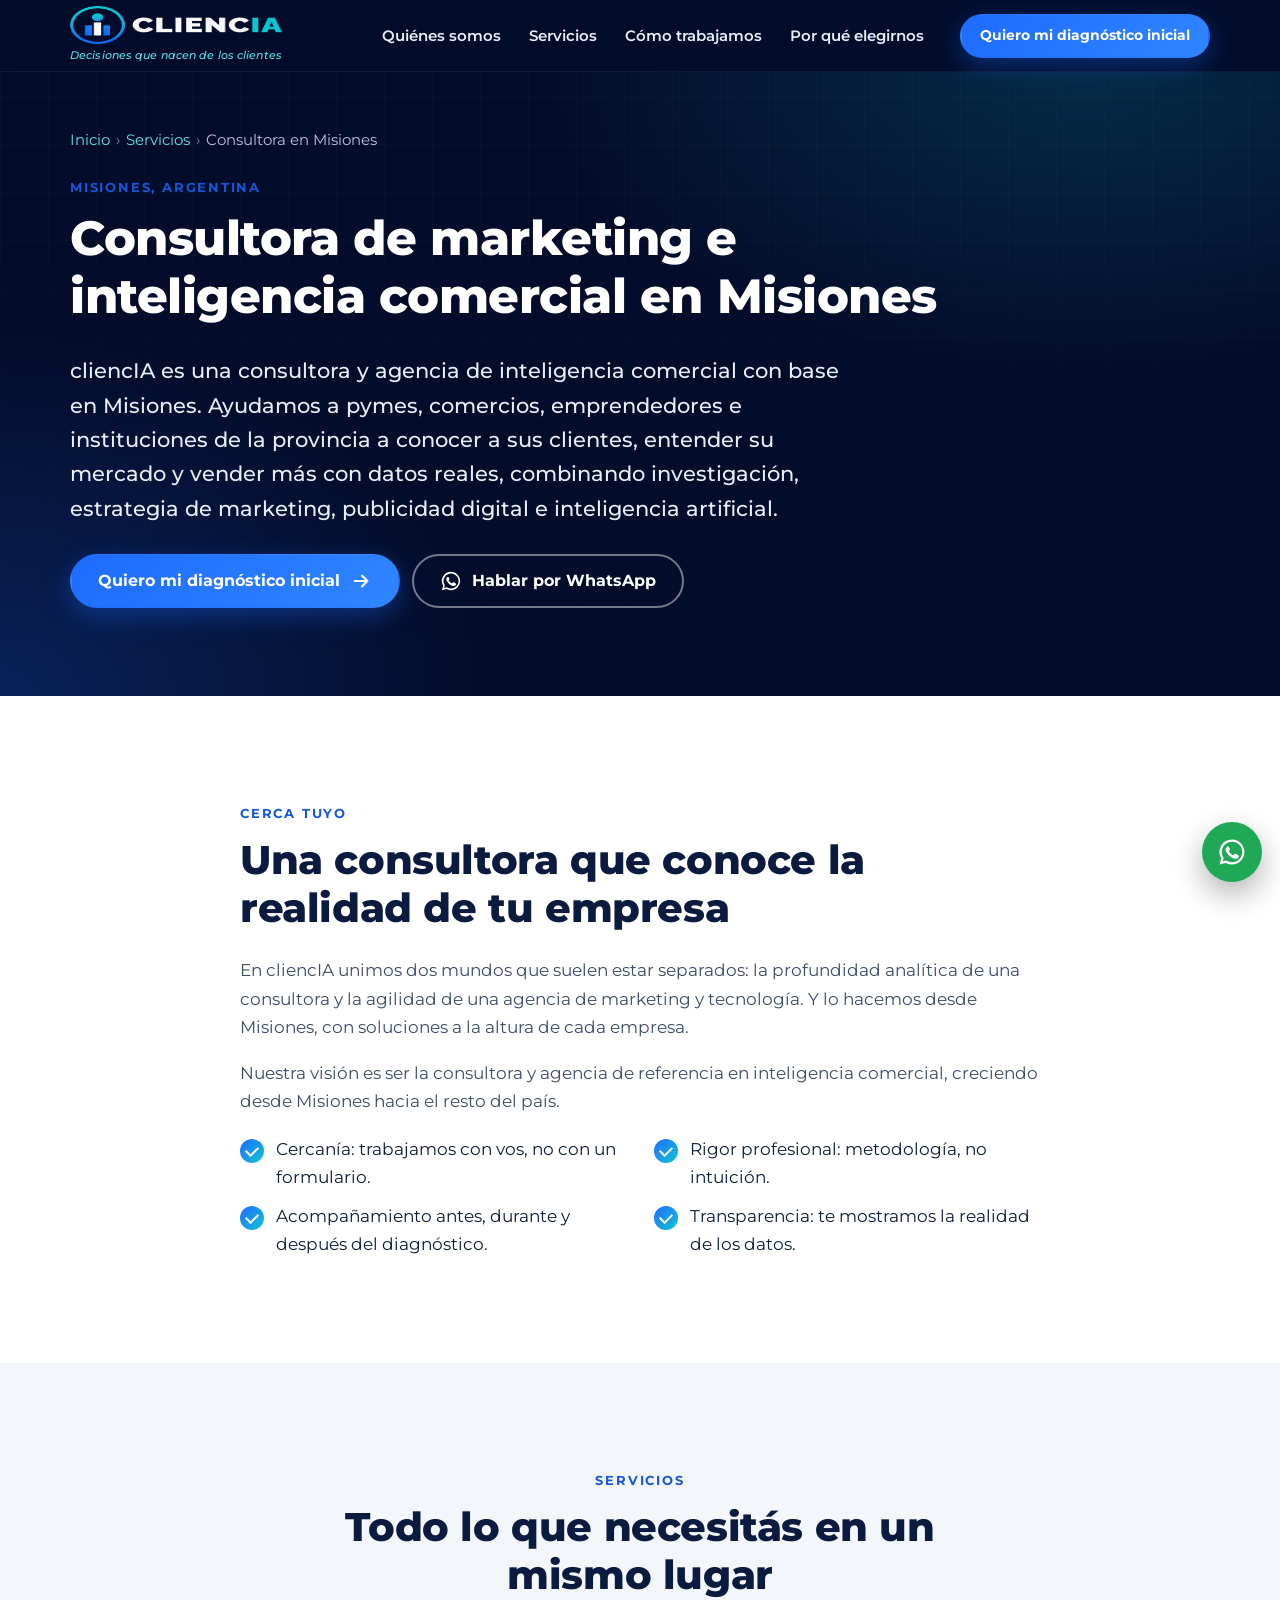
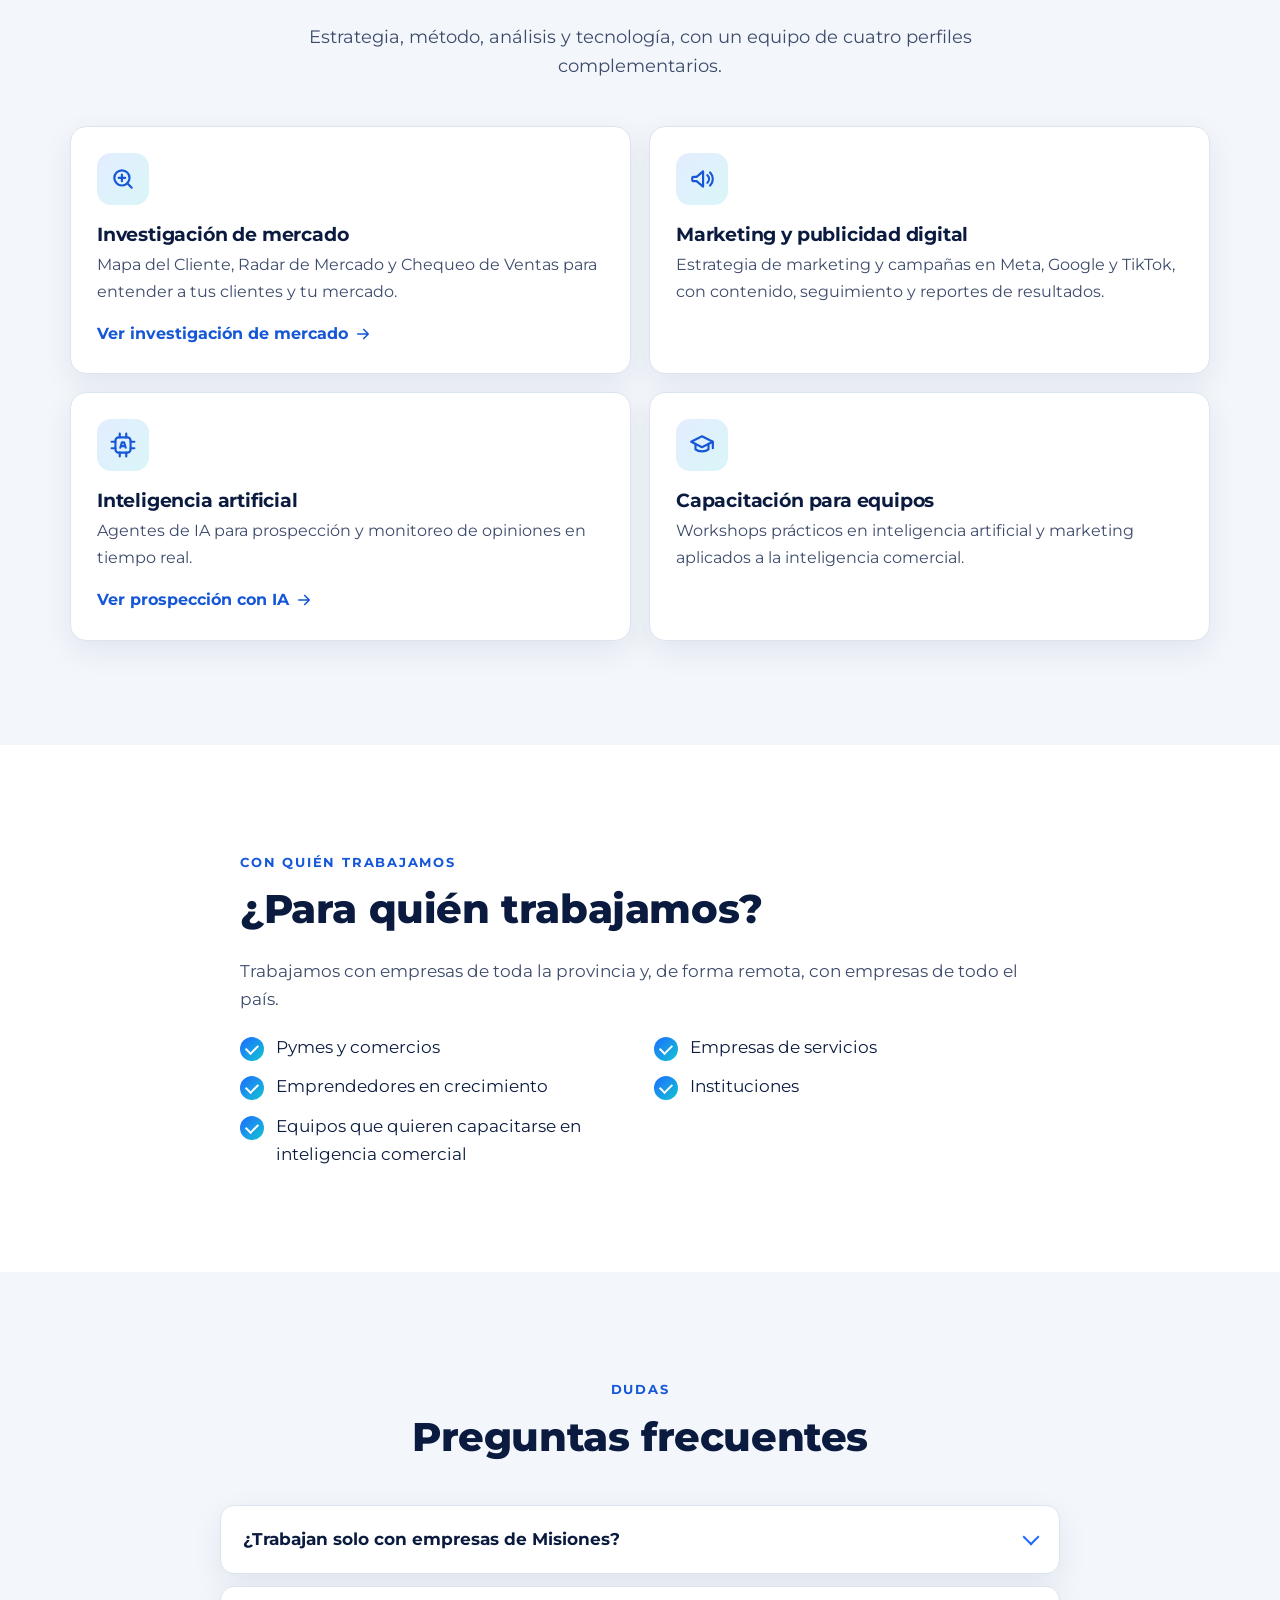
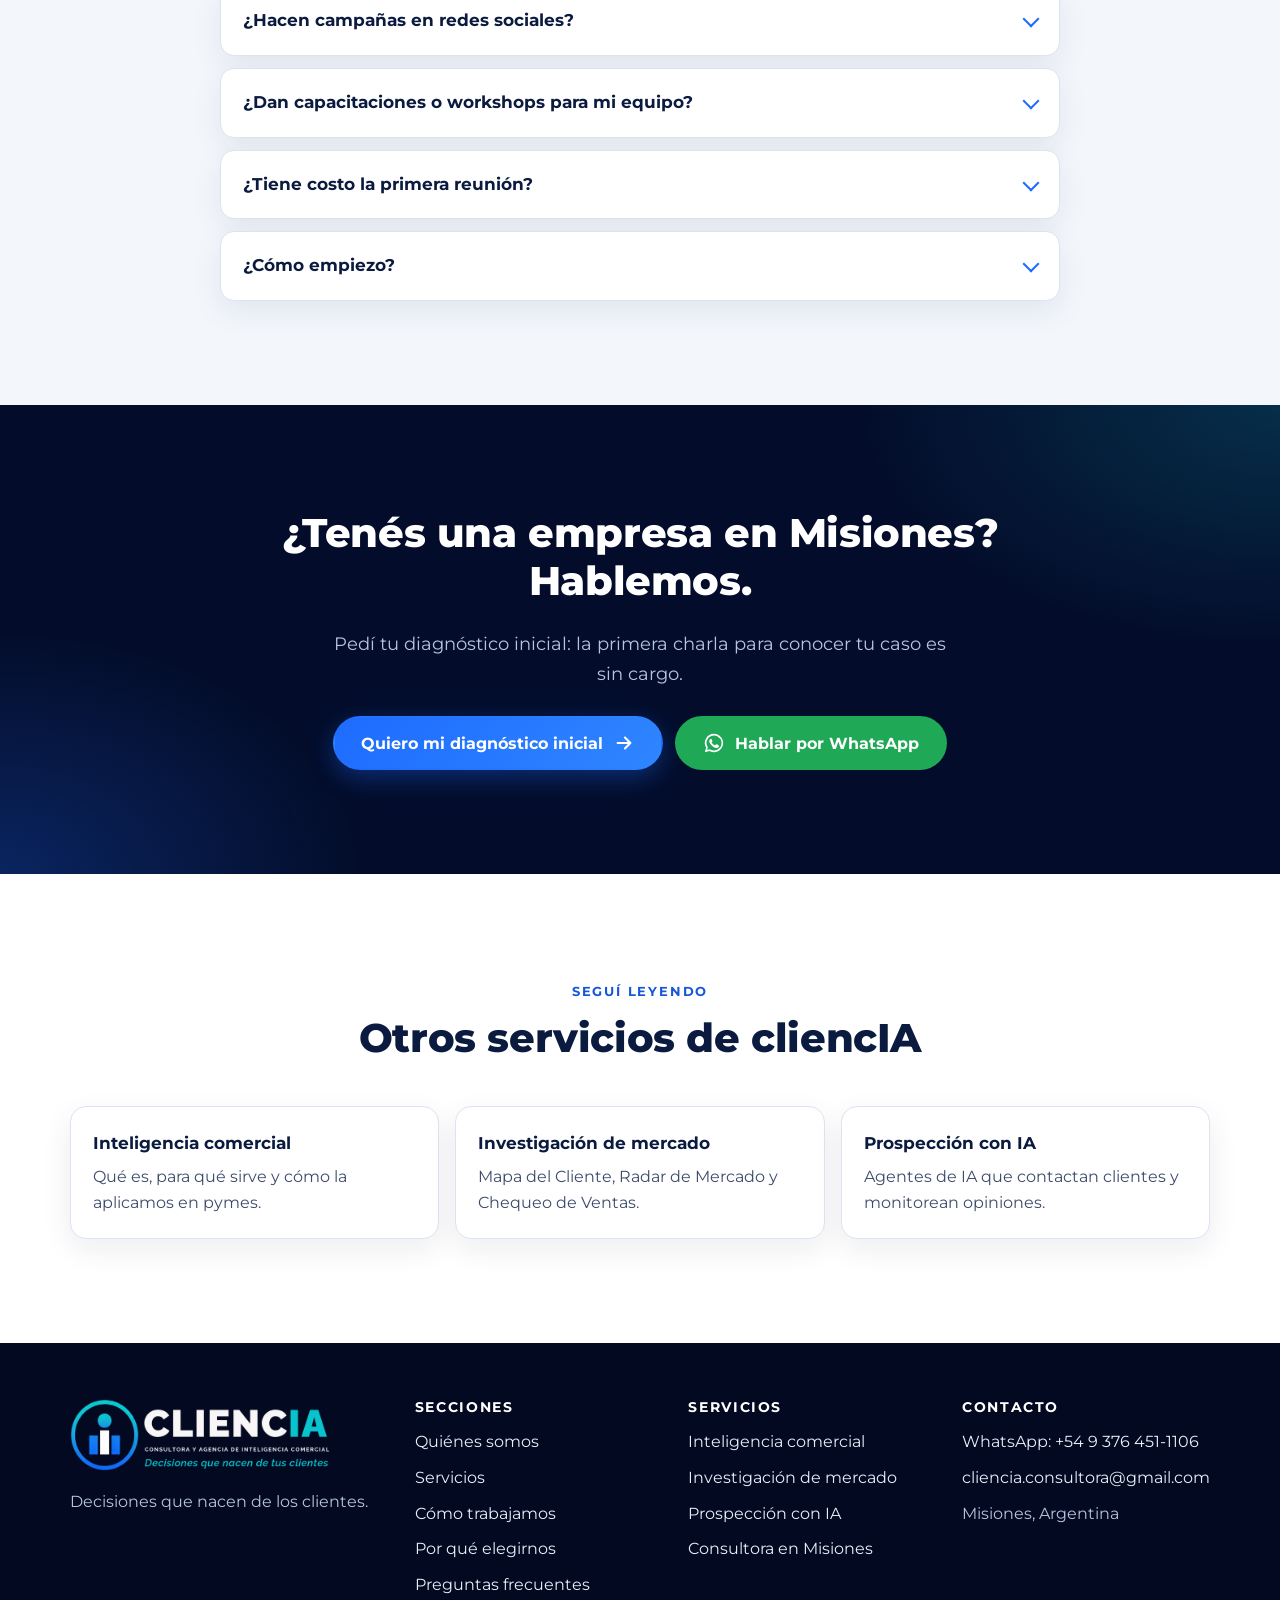
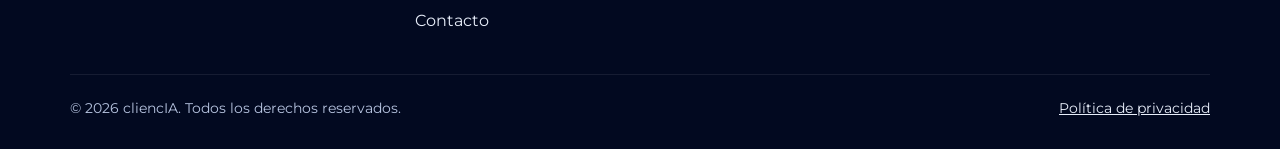
<file: consultora-marketing-misiones/index.html>
<!DOCTYPE html>
<html lang="es-AR">
<head>
<meta charset="UTF-8">
<meta name="viewport" content="width=device-width, initial-scale=1">
<title>Consultora de marketing e inteligencia comercial en Misiones | cliencIA</title>
<meta name="description" content="cliencIA es una consultora y agencia de inteligencia comercial y marketing con base en Misiones: investigación de mercado, estrategia, publicidad digital e IA para pymes y comercios de la provincia.">
<meta name="robots" content="index, follow, max-image-preview:large, max-snippet:-1">
<meta name="theme-color" content="#030D2B">
<link rel="canonical" href="https://cliencia.com.ar/consultora-marketing-misiones/">
<link rel="icon" href="/favicon.ico" sizes="48x48">
<link rel="icon" type="image/png" href="/favicon.png" sizes="96x96">
<link rel="apple-touch-icon" href="/apple-touch-icon.png">
<meta property="og:type" content="website">
<meta property="og:locale" content="es_AR">
<meta property="og:site_name" content="cliencIA">
<meta property="og:title" content="Consultora de marketing e inteligencia comercial en Misiones | cliencIA">
<meta property="og:description" content="cliencIA es una consultora y agencia de inteligencia comercial y marketing con base en Misiones: investigación de mercado, estrategia, publicidad digital e IA para pymes y comercios de la provincia.">
<meta property="og:url" content="https://cliencia.com.ar/consultora-marketing-misiones/">
<meta property="og:image" content="https://cliencia.com.ar/og-image.jpg">
<meta property="og:image:width" content="1200">
<meta property="og:image:height" content="630">
<meta name="twitter:card" content="summary_large_image">
<meta name="twitter:title" content="Consultora de marketing e inteligencia comercial en Misiones | cliencIA">
<meta name="twitter:description" content="cliencIA es una consultora y agencia de inteligencia comercial y marketing con base en Misiones: investigación de mercado, estrategia, publicidad digital e IA para pymes y comercios de la provincia.">
<meta name="twitter:image" content="https://cliencia.com.ar/og-image.jpg">
<link rel="preconnect" href="https://fonts.googleapis.com">
<link rel="preconnect" href="https://fonts.gstatic.com" crossorigin>
<link href="https://fonts.googleapis.com/css2?family=Montserrat:ital,wght@0,400;0,500;0,600;0,700;0,800;1,500&display=swap" rel="stylesheet">
<link rel="stylesheet" href="/assets/site.css">
<script type="application/ld+json">
{
  "@context": "https://schema.org",
  "@graph": [
    {
      "@type": "WebPage",
      "@id": "https://cliencia.com.ar/consultora-marketing-misiones/#webpage",
      "url": "https://cliencia.com.ar/consultora-marketing-misiones/",
      "name": "Consultora de marketing e inteligencia comercial en Misiones | cliencIA",
      "description": "cliencIA es una consultora y agencia de inteligencia comercial y marketing con base en Misiones: investigación de mercado, estrategia, publicidad digital e IA para pymes y comercios de la provincia.",
      "inLanguage": "es-AR",
      "isPartOf": {
        "@id": "https://cliencia.com.ar/#website"
      },
      "about": {
        "@id": "https://cliencia.com.ar/consultora-marketing-misiones/#service"
      },
      "breadcrumb": {
        "@id": "https://cliencia.com.ar/consultora-marketing-misiones/#breadcrumb"
      }
    },
    {
      "@type": "BreadcrumbList",
      "@id": "https://cliencia.com.ar/consultora-marketing-misiones/#breadcrumb",
      "itemListElement": [
        {
          "@type": "ListItem",
          "position": 1,
          "name": "Inicio",
          "item": "https://cliencia.com.ar/"
        },
        {
          "@type": "ListItem",
          "position": 2,
          "name": "Servicios",
          "item": "https://cliencia.com.ar/#servicios"
        },
        {
          "@type": "ListItem",
          "position": 3,
          "name": "Consultora en Misiones",
          "item": "https://cliencia.com.ar/consultora-marketing-misiones/"
        }
      ]
    },
    {
      "@type": "Service",
      "@id": "https://cliencia.com.ar/consultora-marketing-misiones/#service",
      "name": "Consultoría de marketing e inteligencia comercial en Misiones",
      "serviceType": "Consultoría de marketing",
      "description": "cliencIA es una consultora y agencia de inteligencia comercial con base en Misiones. Ayudamos a pymes, comercios, emprendedores e instituciones de la provincia a conocer a sus clientes, entender su mercado y vender más con datos reales, combinando investigación, estrategia de marketing, publicidad digital e inteligencia artificial.",
      "url": "https://cliencia.com.ar/consultora-marketing-misiones/",
      "provider": {
        "@id": "https://cliencia.com.ar/#organization"
      },
      "areaServed": [
        {
          "@type": "State",
          "name": "Misiones"
        },
        {
          "@type": "Country",
          "name": "Argentina"
        }
      ]
    },
    {
      "@type": "FAQPage",
      "@id": "https://cliencia.com.ar/consultora-marketing-misiones/#faq",
      "mainEntity": [
        {
          "@type": "Question",
          "name": "¿Trabajan solo con empresas de Misiones?",
          "acceptedAnswer": {
            "@type": "Answer",
            "text": "No. Nuestra base está en Misiones y trabajamos de forma remota con empresas de todo el país."
          }
        },
        {
          "@type": "Question",
          "name": "¿Hacen campañas en redes sociales?",
          "acceptedAnswer": {
            "@type": "Answer",
            "text": "Sí. Diseñamos la estrategia y la publicidad en Meta, Google y TikTok, con contenido, seguimiento y reportes de resultados. La gestión de campañas es opcional y a pedido."
          }
        },
        {
          "@type": "Question",
          "name": "¿Dan capacitaciones o workshops para mi equipo?",
          "acceptedAnswer": {
            "@type": "Answer",
            "text": "Sí. Capacitamos a tu equipo en inteligencia artificial y estrategias de marketing aplicadas a la inteligencia comercial, con talleres prácticos pensados para la realidad de cada empresa."
          }
        },
        {
          "@type": "Question",
          "name": "¿Tiene costo la primera reunión?",
          "acceptedAnswer": {
            "@type": "Answer",
            "text": "No. La primera charla para conocer tu caso es sin cargo. Después te pasamos una propuesta a medida, sin compromiso."
          }
        },
        {
          "@type": "Question",
          "name": "¿Cómo empiezo?",
          "acceptedAnswer": {
            "@type": "Answer",
            "text": "Pedí tu diagnóstico inicial desde el formulario de la página principal o escribinos por WhatsApp. La primera charla para conocer tu caso es sin cargo, y a partir de ahí te proponemos el alcance y el presupuesto."
          }
        }
      ]
    }
  ]
}
</script>
</head>
<body class="no-js">
<a class="skip" href="#contenido">Saltar al contenido</a>

<!-- Página generada con tools/generar_paginas.py: editar el contenido ahí y volver a generar. -->
<svg width="0" height="0" style="position:absolute" aria-hidden="true">
  <defs>
    <symbol id="i-wa" viewBox="0 0 24 24"><path fill="currentColor" d="M12 2a10 10 0 0 0-8.6 15.1L2 22l5-1.3A10 10 0 1 0 12 2Zm0 18.2a8.2 8.2 0 0 1-4.2-1.2l-.3-.2-3 .8.8-2.9-.2-.3A8.2 8.2 0 1 1 12 20.2Zm4.5-6.1c-.2-.1-1.5-.7-1.7-.8-.2-.1-.4-.1-.6.1l-.8 1c-.1.2-.3.2-.5.1a6.7 6.7 0 0 1-3.3-2.9c-.3-.4.2-.4.7-1.4.1-.2 0-.3 0-.4l-.8-1.8c-.2-.5-.4-.4-.6-.4h-.5a1 1 0 0 0-.7.3 3 3 0 0 0-.9 2.2 5.2 5.2 0 0 0 1.1 2.7 11.8 11.8 0 0 0 4.5 4c1.7.7 2.3.8 3.2.6.5-.1 1.5-.6 1.7-1.2.2-.6.2-1.1.2-1.2-.1-.1-.3-.2-.5-.3Z"/></symbol>
    <symbol id="i-arrow" viewBox="0 0 24 24" fill="none" stroke="currentColor" stroke-width="2.2" stroke-linecap="round" stroke-linejoin="round"><path d="M5 12h14M13 6l6 6-6 6"/></symbol>
    <symbol id="i-question" viewBox="0 0 24 24" fill="none" stroke="currentColor" stroke-width="2" stroke-linecap="round" stroke-linejoin="round"><circle cx="12" cy="12" r="9"/><path d="M9.5 9a2.5 2.5 0 1 1 3.5 2.3c-.6.3-1 .9-1 1.6V14"/><path d="M12 17.2h.01"/></symbol>
    <symbol id="i-target" viewBox="0 0 24 24" fill="none" stroke="currentColor" stroke-width="2" stroke-linecap="round" stroke-linejoin="round"><circle cx="12" cy="12" r="9"/><circle cx="12" cy="12" r="5"/><circle cx="12" cy="12" r="1"/></symbol>
    <symbol id="i-compass" viewBox="0 0 24 24" fill="none" stroke="currentColor" stroke-width="2" stroke-linecap="round" stroke-linejoin="round"><circle cx="12" cy="12" r="9"/><path d="m15.5 8.5-2 5-5 2 2-5 5-2Z"/></symbol>
    <symbol id="i-strategy" viewBox="0 0 24 24" fill="none" stroke="currentColor" stroke-width="2" stroke-linecap="round" stroke-linejoin="round"><path d="M3 20h18"/><path d="M5 16l4-5 4 3 6-8"/><path d="M15 6h4v4"/></symbol>
    <symbol id="i-code" viewBox="0 0 24 24" fill="none" stroke="currentColor" stroke-width="2" stroke-linecap="round" stroke-linejoin="round"><path d="m8 8-4 4 4 4M16 8l4 4-4 4M13.5 5l-3 14"/></symbol>
    <symbol id="i-book" viewBox="0 0 24 24" fill="none" stroke="currentColor" stroke-width="2" stroke-linecap="round" stroke-linejoin="round"><path d="M4 5.5A2.5 2.5 0 0 1 6.5 3H20v15H6.5A2.5 2.5 0 0 0 4 20.5v-15Z"/><path d="M4 20.5A2.5 2.5 0 0 0 6.5 23H20v-5"/><path d="M9 8h7M9 12h5"/></symbol>
    <symbol id="i-briefcase" viewBox="0 0 24 24" fill="none" stroke="currentColor" stroke-width="2" stroke-linecap="round" stroke-linejoin="round"><rect x="3" y="7" width="18" height="13" rx="2"/><path d="M8 7V5a2 2 0 0 1 2-2h4a2 2 0 0 1 2 2v2M3 13h18"/></symbol>
    <symbol id="i-search" viewBox="0 0 24 24" fill="none" stroke="currentColor" stroke-width="2" stroke-linecap="round" stroke-linejoin="round"><circle cx="11" cy="11" r="7"/><path d="m20 20-4-4"/><path d="M8 11h6M11 8v6"/></symbol>
    <symbol id="i-ai" viewBox="0 0 24 24" fill="none" stroke="currentColor" stroke-width="2" stroke-linecap="round" stroke-linejoin="round"><rect x="5" y="5" width="14" height="14" rx="3"/><path d="M9 1.5V5M15 1.5V5M9 19v3.5M15 19v3.5M1.5 9H5M1.5 15H5M19 9h3.5M19 15h3.5"/><path d="M9.5 14.5 11 9.5h2l1.5 5M10 13h4"/></symbol>
    <symbol id="i-megaphone" viewBox="0 0 24 24" fill="none" stroke="currentColor" stroke-width="2" stroke-linecap="round" stroke-linejoin="round"><path d="M3 11v2a1 1 0 0 0 1 1h3l6 5V5L7 10H4a1 1 0 0 0-1 1Z"/><path d="M17 8.5a5 5 0 0 1 0 7M19.5 6a8.5 8.5 0 0 1 0 12"/></symbol>
    <symbol id="i-teach" viewBox="0 0 24 24" fill="none" stroke="currentColor" stroke-width="2" stroke-linecap="round" stroke-linejoin="round"><path d="M2 9l10-5 10 5-10 5L2 9Z"/><path d="M6 11v5c3 2.5 9 2.5 12 0v-5"/><path d="M22 9v6"/></symbol>
    <symbol id="i-shield" viewBox="0 0 24 24" fill="none" stroke="currentColor" stroke-width="2" stroke-linecap="round" stroke-linejoin="round"><path d="M12 3 4 6v6c0 5 3.5 8 8 9 4.5-1 8-4 8-9V6l-8-3Z"/><path d="m9 12 2 2 4-4"/></symbol>
    <symbol id="i-chart" viewBox="0 0 24 24" fill="none" stroke="currentColor" stroke-width="2" stroke-linecap="round" stroke-linejoin="round"><path d="M3 3v18h18"/><rect x="7" y="12" width="3" height="6" rx="1"/><rect x="12" y="8" width="3" height="10" rx="1"/><rect x="17" y="5" width="3" height="13" rx="1"/></symbol>
    <symbol id="i-spark" viewBox="0 0 24 24" fill="none" stroke="currentColor" stroke-width="2" stroke-linecap="round" stroke-linejoin="round"><path d="M12 3v4M12 17v4M3 12h4M17 12h4M6 6l2.5 2.5M15.5 15.5 18 18M6 18l2.5-2.5M15.5 8.5 18 6"/></symbol>
    <symbol id="i-handshake" viewBox="0 0 24 24" fill="none" stroke="currentColor" stroke-width="2" stroke-linecap="round" stroke-linejoin="round"><path d="m11 17 2 2a1.4 1.4 0 0 0 2-2"/><path d="m14 14 2.5 2.5a1.4 1.4 0 0 0 2-2l-3.9-3.9a2 2 0 0 0-2.8 0l-.9.9a1.4 1.4 0 0 1-2-2l2.8-2.8a3.5 3.5 0 0 1 4.3-.5l.5.3a2 2 0 0 0 1.4.2L21 6"/><path d="m21 3 1 11h-2M3 3 2 14l6.5 6.5a1.4 1.4 0 0 0 2-2"/><path d="M3 4h8"/></symbol>
    <symbol id="i-route" viewBox="0 0 24 24" fill="none" stroke="currentColor" stroke-width="2" stroke-linecap="round" stroke-linejoin="round"><circle cx="6" cy="19" r="2.5"/><circle cx="18" cy="5" r="2.5"/><path d="M8.5 19H17a3.5 3.5 0 0 0 0-7H7a3.5 3.5 0 0 1 0-7h8.5"/></symbol>
    <symbol id="i-eye" viewBox="0 0 24 24" fill="none" stroke="currentColor" stroke-width="2" stroke-linecap="round" stroke-linejoin="round"><path d="M2 12s3.5-7 10-7 10 7 10 7-3.5 7-10 7S2 12 2 12Z"/><circle cx="12" cy="12" r="3"/></symbol>
    <symbol id="i-store" viewBox="0 0 24 24" fill="none" stroke="currentColor" stroke-width="2" stroke-linecap="round" stroke-linejoin="round"><path d="M3 9 4.5 4h15L21 9"/><path d="M3 9a3 3 0 0 0 6 0 3 3 0 0 0 6 0 3 3 0 0 0 6 0"/><path d="M5 12v8h14v-8M10 20v-5h4v5"/></symbol>
    <symbol id="i-rocket" viewBox="0 0 24 24" fill="none" stroke="currentColor" stroke-width="2" stroke-linecap="round" stroke-linejoin="round"><path d="M5 15c-1.5 1.3-2 5-2 5s3.7-.5 5-2c.7-.8.7-2.1-.1-2.9a2.1 2.1 0 0 0-2.9-.1Z"/><path d="m12 15-3-3a22 22 0 0 1 2-4A12.9 12.9 0 0 1 22 2c0 2.7-.8 7.5-6 11a22.4 22.4 0 0 1-4 2Z"/><path d="M9 12H4s.6-3 2-4c1.6-1.1 5 0 5 0M12 15v5s3-.6 4-2c1.1-1.6 0-5 0-5"/></symbol>
    <symbol id="i-building" viewBox="0 0 24 24" fill="none" stroke="currentColor" stroke-width="2" stroke-linecap="round" stroke-linejoin="round"><rect x="4" y="2" width="16" height="20" rx="2"/><path d="M9 22v-4h6v4M8 6h.01M12 6h.01M16 6h.01M8 10h.01M12 10h.01M16 10h.01M8 14h.01M12 14h.01M16 14h.01"/></symbol>
    <symbol id="i-users" viewBox="0 0 24 24" fill="none" stroke="currentColor" stroke-width="2" stroke-linecap="round" stroke-linejoin="round"><circle cx="9" cy="8" r="4"/><path d="M2 21v-1a6 6 0 0 1 6-6h2a6 6 0 0 1 6 6v1"/><path d="M16 4a4 4 0 0 1 0 8M22 21v-1a6 6 0 0 0-4-5.6"/></symbol>
    <symbol id="i-pin" viewBox="0 0 24 24" fill="none" stroke="currentColor" stroke-width="2" stroke-linecap="round" stroke-linejoin="round"><path d="M12 22s7-6.2 7-12a7 7 0 0 0-14 0c0 5.8 7 12 7 12Z"/><circle cx="12" cy="10" r="2.5"/></symbol>
    <symbol id="i-mail" viewBox="0 0 24 24" fill="none" stroke="currentColor" stroke-width="2" stroke-linecap="round" stroke-linejoin="round"><rect x="2" y="4" width="20" height="16" rx="2"/><path d="m22 6-10 7L2 6"/></symbol>
    <symbol id="i-clock" viewBox="0 0 24 24" fill="none" stroke="currentColor" stroke-width="2" stroke-linecap="round" stroke-linejoin="round"><circle cx="12" cy="12" r="9"/><path d="M12 7v5l3 2"/></symbol>
    <symbol id="i-ig" viewBox="0 0 24 24" fill="none" stroke="currentColor" stroke-width="2" stroke-linecap="round" stroke-linejoin="round"><rect x="3" y="3" width="18" height="18" rx="5"/><circle cx="12" cy="12" r="4"/><path d="M17.5 6.5h.01"/></symbol>
    <symbol id="i-in" viewBox="0 0 24 24" fill="currentColor"><path d="M4.98 3.5a2.5 2.5 0 1 1 0 5 2.5 2.5 0 0 1 0-5ZM3 9.5h4V21H3V9.5Zm6.5 0h3.8v1.6h.1c.5-1 1.8-2 3.8-2 4 0 4.8 2.6 4.8 6V21h-4v-5.3c0-1.3 0-2.9-1.8-2.9s-2 1.4-2 2.8V21h-4V9.5Z"/></symbol>
    <symbol id="i-fb" viewBox="0 0 24 24" fill="currentColor"><path d="M14 8.5V6.8c0-.8.2-1.3 1.4-1.3H17V2.2c-.3 0-1.3-.2-2.5-.2-2.5 0-4.2 1.5-4.2 4.3v2.2H7.5V12h2.8v10H14V12h2.8l.4-3.5H14Z"/></symbol>
  </defs>
</svg>

<header class="site-header" id="header">
  <nav class="container nav" aria-label="Principal">
    <a class="brand" href="/" aria-label="cliencIA, ir al inicio">
      <img src="/assets/img/logo-header.webp" alt="cliencIA" width="517" height="140">
      <small>Decisiones que nacen de los clientes</small>
    </a>
    <ul class="nav-links">
      <li><a href="/#quienes-somos">Quiénes somos</a></li>
      <li><a href="/#servicios">Servicios</a></li>
      <li><a href="/#como-trabajamos">Cómo trabajamos</a></li>
      <li><a href="/#por-que-elegirnos">Por qué elegirnos</a></li>
    </ul>
    <a class="btn btn-primary nav-cta" href="/#contacto" data-track="cta_diagnostico_header">
      <span class="long">Quiero mi diagnóstico inicial</span><span class="short">Mi diagnóstico</span>
    </a>
    <button class="menu-toggle" type="button" aria-label="Abrir menú" aria-expanded="false" aria-controls="menu-movil">
      <svg class="i-open" viewBox="0 0 24 24" fill="none" stroke="currentColor" stroke-width="2.2" stroke-linecap="round"><path d="M4 7h16M4 12h16M4 17h16"/></svg>
      <svg class="i-close" viewBox="0 0 24 24" fill="none" stroke="currentColor" stroke-width="2.2" stroke-linecap="round"><path d="M6 6l12 12M18 6 6 18"/></svg>
    </button>
  </nav>
  <div class="mobile-menu" id="menu-movil">
    <ul>
      <li><a href="/#quienes-somos">Quiénes somos</a></li>
      <li><a href="/#servicios">Servicios</a></li>
      <li><a href="/#como-trabajamos">Cómo trabajamos</a></li>
      <li><a href="/#por-que-elegirnos">Por qué elegirnos</a></li>
      <li><a href="/#preguntas">Preguntas frecuentes</a></li>
      <li><a href="/#contacto">Contacto</a></li>
    </ul>
  </div>
</header>

<main id="contenido">

<section class="hero page-hero" id="inicio">
  <div class="container" style="position:relative">
    <nav class="breadcrumb" aria-label="Ruta de navegación">
      <ol>
        <li><a href="/">Inicio</a></li>
        <li><a href="/#servicios">Servicios</a></li>
        <li aria-current="page">Consultora en Misiones</li>
      </ol>
    </nav>
    <span class="eyebrow">Misiones, Argentina</span>
    <h1>Consultora de marketing e inteligencia comercial en Misiones</h1>
    <p class="lead">cliencIA es una consultora y agencia de inteligencia comercial con base en Misiones. Ayudamos a pymes, comercios, emprendedores e instituciones de la provincia a conocer a sus clientes, entender su mercado y vender más con datos reales, combinando investigación, estrategia de marketing, publicidad digital e inteligencia artificial.</p>
    <div class="hero-actions">
      <a class="btn btn-primary" href="/#contacto" data-track="cta_diagnostico_consultora-marketing-misiones">Quiero mi diagnóstico inicial <svg aria-hidden="true"><use href="#i-arrow"/></svg></a>
      <a class="btn btn-ghost js-wa" href="#" target="_blank" rel="noopener" data-track="whatsapp_consultora-marketing-misiones"><svg aria-hidden="true"><use href="#i-wa"/></svg> Hablar por WhatsApp</a>
    </div>
  </div>
</section>

<section id="por-que-local" aria-labelledby="t-por-que-local">
  <div class="container">
    <div class="prose reveal">
      <span class="eyebrow">Cerca tuyo</span>
      <h2 id="t-por-que-local">Una consultora que conoce la realidad de tu empresa</h2>
      <p>En cliencIA unimos dos mundos que suelen estar separados: la profundidad analítica de una consultora y la agilidad de una agencia de marketing y tecnología. Y lo hacemos desde Misiones, con soluciones a la altura de cada empresa.</p>
      <p>Nuestra visión es ser la consultora y agencia de referencia en inteligencia comercial, creciendo desde Misiones hacia el resto del país.</p>
      <ul class="checks two">
        <li>Cercanía: trabajamos con vos, no con un formulario.</li>
        <li>Rigor profesional: metodología, no intuición.</li>
        <li>Acompañamiento antes, durante y después del diagnóstico.</li>
        <li>Transparencia: te mostramos la realidad de los datos.</li>
      </ul>
    </div>
  </div>
</section>

<section class="soft" id="servicios-misiones" aria-labelledby="t-servicios-misiones">
  <div class="container">
    <div class="section-head reveal">
      <span class="eyebrow">Servicios</span>
      <h2 id="t-servicios-misiones">Todo lo que necesitás en un mismo lugar</h2>
      <p>Estrategia, método, análisis y tecnología, con un equipo de cuatro perfiles complementarios.</p>
    </div>
    <div class="cards svc-cards two">
      <article class="card reveal">
        <span class="icon"><svg aria-hidden="true"><use href="#i-search"/></svg></span>
        <h3>Investigación de mercado</h3>
        <p>Mapa del Cliente, Radar de Mercado y Chequeo de Ventas para entender a tus clientes y tu mercado.</p>
        <a class="text-link" href="/investigacion-de-mercado/">Ver investigación de mercado <svg aria-hidden="true"><use href="#i-arrow"/></svg></a>
      </article>
      <article class="card reveal">
        <span class="icon"><svg aria-hidden="true"><use href="#i-megaphone"/></svg></span>
        <h3>Marketing y publicidad digital</h3>
        <p>Estrategia de marketing y campañas en Meta, Google y TikTok, con contenido, seguimiento y reportes de resultados.</p>
      </article>
      <article class="card reveal">
        <span class="icon"><svg aria-hidden="true"><use href="#i-ai"/></svg></span>
        <h3>Inteligencia artificial</h3>
        <p>Agentes de IA para prospección y monitoreo de opiniones en tiempo real.</p>
        <a class="text-link" href="/prospeccion-con-ia/">Ver prospección con IA <svg aria-hidden="true"><use href="#i-arrow"/></svg></a>
      </article>
      <article class="card reveal">
        <span class="icon"><svg aria-hidden="true"><use href="#i-teach"/></svg></span>
        <h3>Capacitación para equipos</h3>
        <p>Workshops prácticos en inteligencia artificial y marketing aplicados a la inteligencia comercial.</p>
      </article>
    </div>
  </div>
</section>

<section id="para-quien" aria-labelledby="t-para-quien">
  <div class="container">
    <div class="prose reveal">
      <span class="eyebrow">Con quién trabajamos</span>
      <h2 id="t-para-quien">¿Para quién trabajamos?</h2>
      <p>Trabajamos con empresas de toda la provincia y, de forma remota, con empresas de todo el país.</p>
      <ul class="checks two">
        <li>Pymes y comercios</li>
        <li>Empresas de servicios</li>
        <li>Emprendedores en crecimiento</li>
        <li>Instituciones</li>
        <li>Equipos que quieren capacitarse en inteligencia comercial</li>
      </ul>
    </div>
  </div>
</section>

<section class="soft" id="preguntas" aria-labelledby="t-preguntas">
  <div class="container">
    <div class="section-head reveal">
      <span class="eyebrow">Dudas</span>
      <h2 id="t-preguntas">Preguntas frecuentes</h2>
    </div>
    <div class="faq">
      <details class="reveal"><summary>¿Trabajan solo con empresas de Misiones?</summary><div class="answer"><p>No. Nuestra base está en Misiones y trabajamos de forma remota con empresas de todo el país.</p></div></details>
      <details class="reveal"><summary>¿Hacen campañas en redes sociales?</summary><div class="answer"><p>Sí. Diseñamos la estrategia y la publicidad en Meta, Google y TikTok, con contenido, seguimiento y reportes de resultados. La gestión de campañas es opcional y a pedido.</p></div></details>
      <details class="reveal"><summary>¿Dan capacitaciones o workshops para mi equipo?</summary><div class="answer"><p>Sí. Capacitamos a tu equipo en inteligencia artificial y estrategias de marketing aplicadas a la inteligencia comercial, con talleres prácticos pensados para la realidad de cada empresa.</p></div></details>
      <details class="reveal"><summary>¿Tiene costo la primera reunión?</summary><div class="answer"><p>No. La primera charla para conocer tu caso es sin cargo. Después te pasamos una propuesta a medida, sin compromiso.</p></div></details>
      <details class="reveal"><summary>¿Cómo empiezo?</summary><div class="answer"><p>Pedí tu diagnóstico inicial desde el formulario de la página principal o escribinos por WhatsApp. La primera charla para conocer tu caso es sin cargo, y a partir de ahí te proponemos el alcance y el presupuesto.</p></div></details>
    </div>
  </div>
</section>

<section class="cta-band" id="empezar" aria-labelledby="t-empezar">
  <div class="container reveal">
    <h2 id="t-empezar">¿Tenés una empresa en Misiones? Hablemos.</h2>
    <p>Pedí tu diagnóstico inicial: la primera charla para conocer tu caso es sin cargo.</p>
    <div class="hero-actions">
      <a class="btn btn-primary" href="/#contacto" data-track="cta_diagnostico_consultora-marketing-misiones_cierre">Quiero mi diagnóstico inicial <svg aria-hidden="true"><use href="#i-arrow"/></svg></a>
      <a class="btn btn-wa js-wa" href="#" target="_blank" rel="noopener" data-track="whatsapp_consultora-marketing-misiones_cierre"><svg aria-hidden="true"><use href="#i-wa"/></svg> Hablar por WhatsApp</a>
    </div>
  </div>
</section>

<section id="relacionados" aria-labelledby="t-relacionados">
  <div class="container">
    <div class="section-head reveal">
      <span class="eyebrow">Seguí leyendo</span>
      <h2 id="t-relacionados">Otros servicios de cliencIA</h2>
    </div>
    <div class="related">
      <a href="/inteligencia-comercial/" class="reveal"><strong>Inteligencia comercial</strong><span>Qué es, para qué sirve y cómo la aplicamos en pymes.</span></a>
      <a href="/investigacion-de-mercado/" class="reveal"><strong>Investigación de mercado</strong><span>Mapa del Cliente, Radar de Mercado y Chequeo de Ventas.</span></a>
      <a href="/prospeccion-con-ia/" class="reveal"><strong>Prospección con IA</strong><span>Agentes de IA que contactan clientes y monitorean opiniones.</span></a>
    </div>
  </div>
</section>

</main>

<footer class="site-footer">
  <div class="container">
    <div class="footer-grid">
      <div class="footer-brand">
        <img src="/assets/img/logo-footer.webp" alt="cliencIA, consultora y agencia de inteligencia comercial. Decisiones que nacen de tus clientes" width="640" height="178" loading="lazy">
        <p style="margin-top:18px;max-width:360px">Decisiones que nacen de los clientes.</p>
      </div>
      <div>
        <h3>Secciones</h3>
        <ul>
          <li><a href="/#quienes-somos">Quiénes somos</a></li>
          <li><a href="/#servicios">Servicios</a></li>
          <li><a href="/#como-trabajamos">Cómo trabajamos</a></li>
          <li><a href="/#por-que-elegirnos">Por qué elegirnos</a></li>
          <li><a href="/#preguntas">Preguntas frecuentes</a></li>
          <li><a href="/#contacto">Contacto</a></li>
        </ul>
      </div>
      <div>
        <h3>Servicios</h3>
        <ul>
          <li><a href="/inteligencia-comercial/">Inteligencia comercial</a></li>
          <li><a href="/investigacion-de-mercado/">Investigación de mercado</a></li>
          <li><a href="/prospeccion-con-ia/">Prospección con IA</a></li>
          <li><a href="/consultora-marketing-misiones/">Consultora en Misiones</a></li>
        </ul>
      </div>
      <div>
        <h3>Contacto</h3>
        <ul>
          <li><a class="js-wa" href="#" target="_blank" rel="noopener" data-track="whatsapp_footer">WhatsApp: +54 9 376 451-1106</a></li>
          <li><a class="js-mail" href="#">Email</a></li>
          <li>Misiones, Argentina</li>
        </ul>
        <div class="socials" style="margin-top:18px">
          <a class="js-social" data-net="instagram" href="#" target="_blank" rel="noopener" aria-label="Instagram"><svg aria-hidden="true"><use href="#i-ig"/></svg></a>
          <a class="js-social" data-net="linkedin" href="#" target="_blank" rel="noopener" aria-label="LinkedIn"><svg aria-hidden="true"><use href="#i-in"/></svg></a>
          <a class="js-social" data-net="facebook" href="#" target="_blank" rel="noopener" aria-label="Facebook"><svg aria-hidden="true"><use href="#i-fb"/></svg></a>
        </div>
      </div>
    </div>
    <div class="footer-bottom">
      <span>© <span id="year">2026</span> cliencIA. Todos los derechos reservados.</span>
      <button type="button" class="linklike js-privacy">Política de privacidad</button>
    </div>
  </div>
</footer>

<a class="wa-float js-wa" href="#" target="_blank" rel="noopener" aria-label="Escribinos por WhatsApp" data-track="whatsapp_flotante"><svg aria-hidden="true"><use href="#i-wa"/></svg></a>

<dialog id="privacy" aria-labelledby="t-priv">
  <div class="dlg">
    <button class="dlg-close" type="button" aria-label="Cerrar">×</button>
    <h2 id="t-priv">Política de privacidad</h2>
    <p>En cliencIA cuidamos los datos personales que compartís con nosotros, de acuerdo con la Ley 25.326 de Protección de los Datos Personales de la República Argentina.</p>
    <p><strong>Qué datos recopilamos.</strong> Los que completás en el formulario de contacto: nombre y apellido, empresa, rubro, email, teléfono y el mensaje que nos escribas. También podemos recibir datos de navegación anónimos (por ejemplo, páginas visitadas) a través de herramientas de analítica.</p>
    <p><strong>Para qué los usamos.</strong> Únicamente para responder tu consulta, coordinar el diagnóstico inicial y contactarte en relación con nuestros servicios. No los vendemos, no los alquilamos y no los compartimos con terceros para fines comerciales.</p>
    <p><strong>Proveedores.</strong> Para recibir los mensajes del formulario usamos un servicio de envío de correo (FormSubmit), que solo procesa los datos para hacernos llegar tu consulta.</p>
    <p><strong>Cuánto tiempo los guardamos.</strong> Mientras sean necesarios para responderte o mientras mantengamos una relación comercial. Después los eliminamos.</p>
    <p><strong>Tus derechos.</strong> Podés pedir el acceso, la rectificación, la actualización o la eliminación de tus datos en cualquier momento escribiéndonos a <a href="mailto:cliencia.consultora@gmail.com">cliencia.consultora@gmail.com</a>. La Agencia de Acceso a la Información Pública, órgano de control de la Ley 25.326, atiende las denuncias y reclamos por incumplimiento de las normas sobre protección de datos personales.</p>
  </div>
</dialog>

<script src="/assets/site.js"></script>
</body>
</html>
</file>
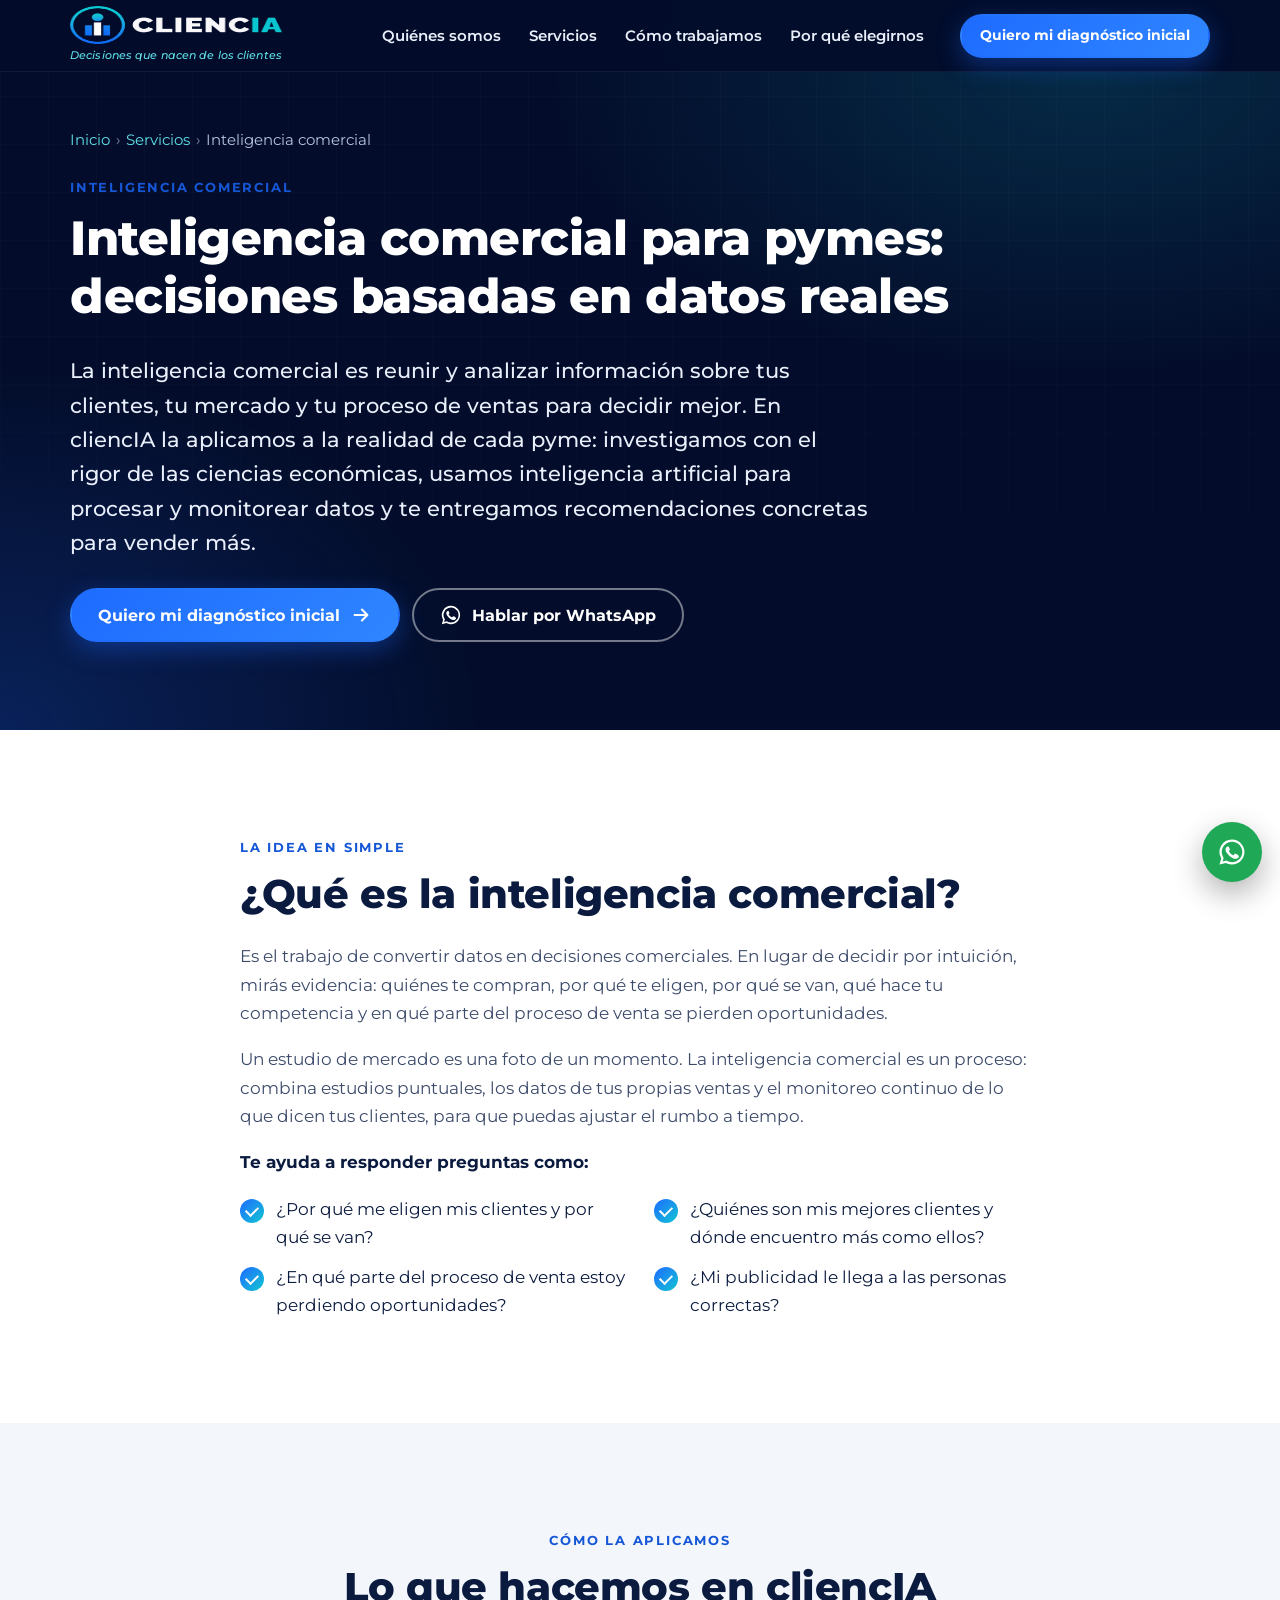
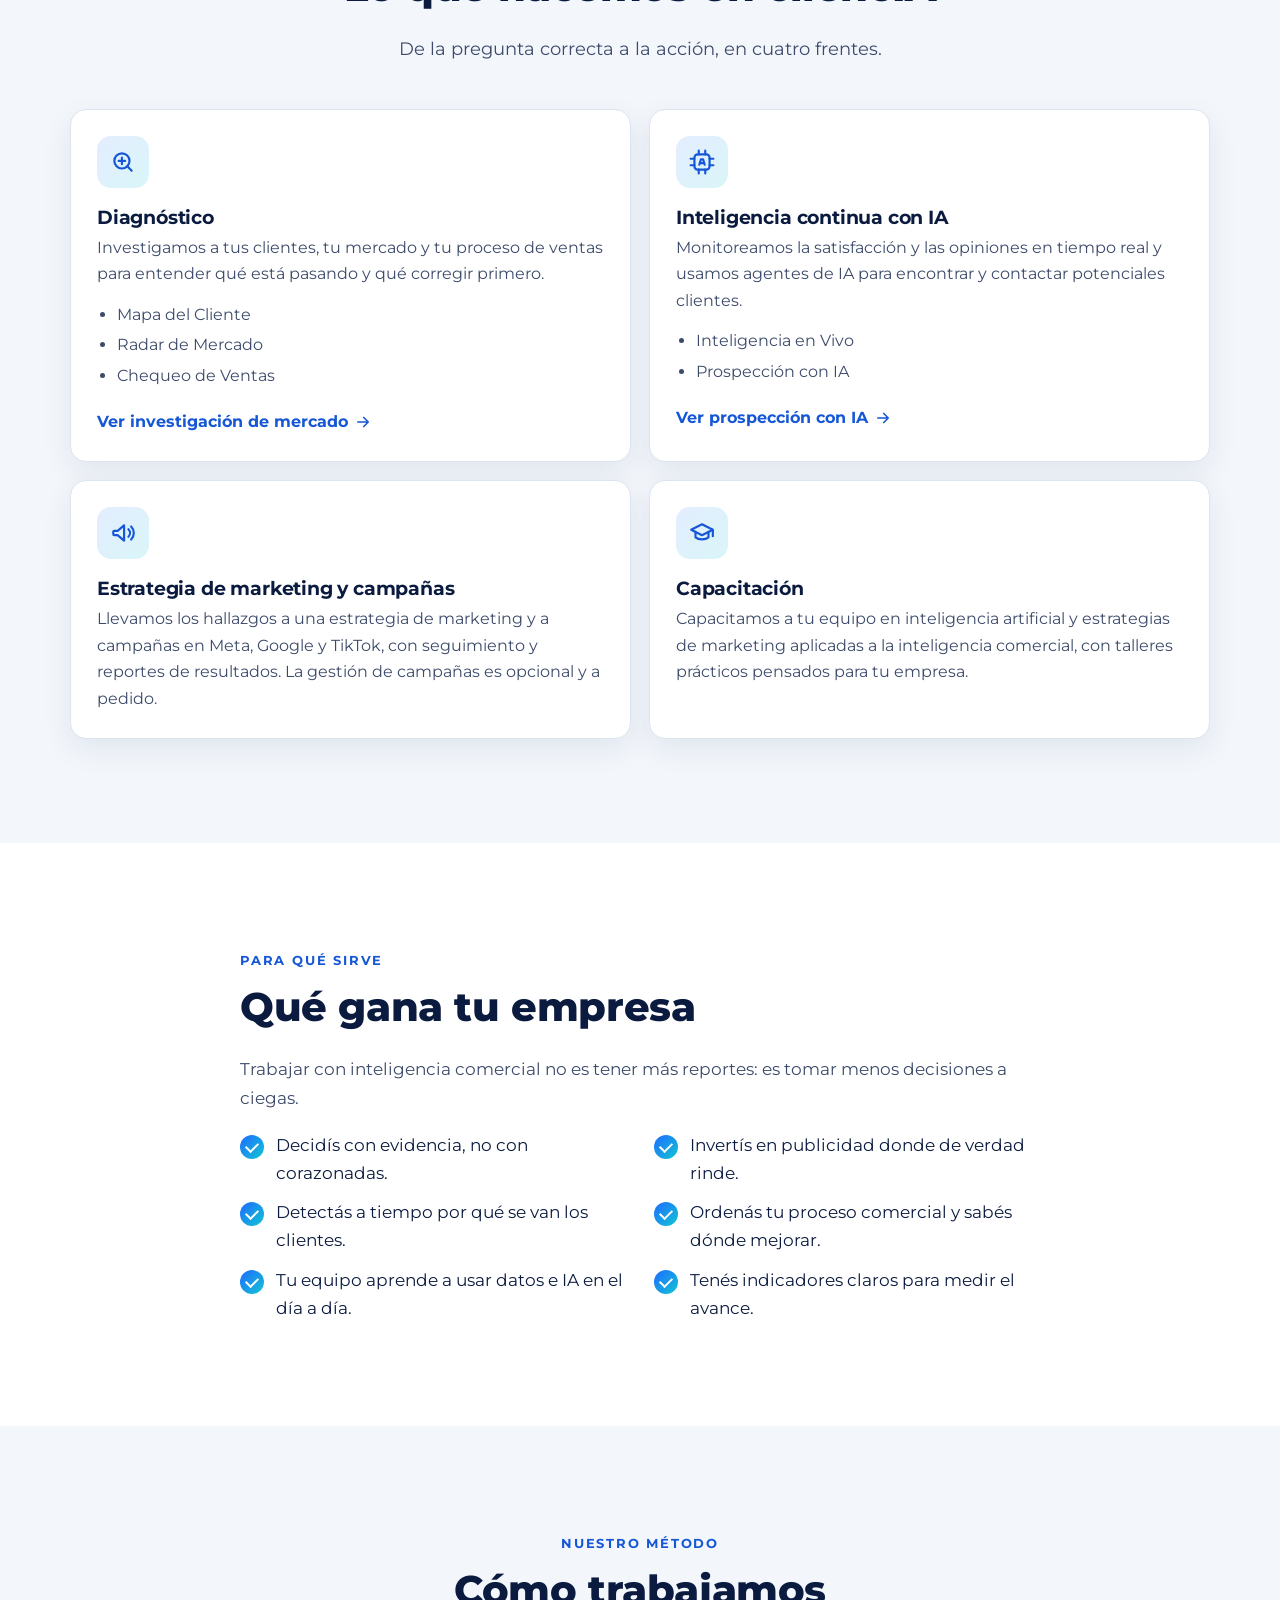
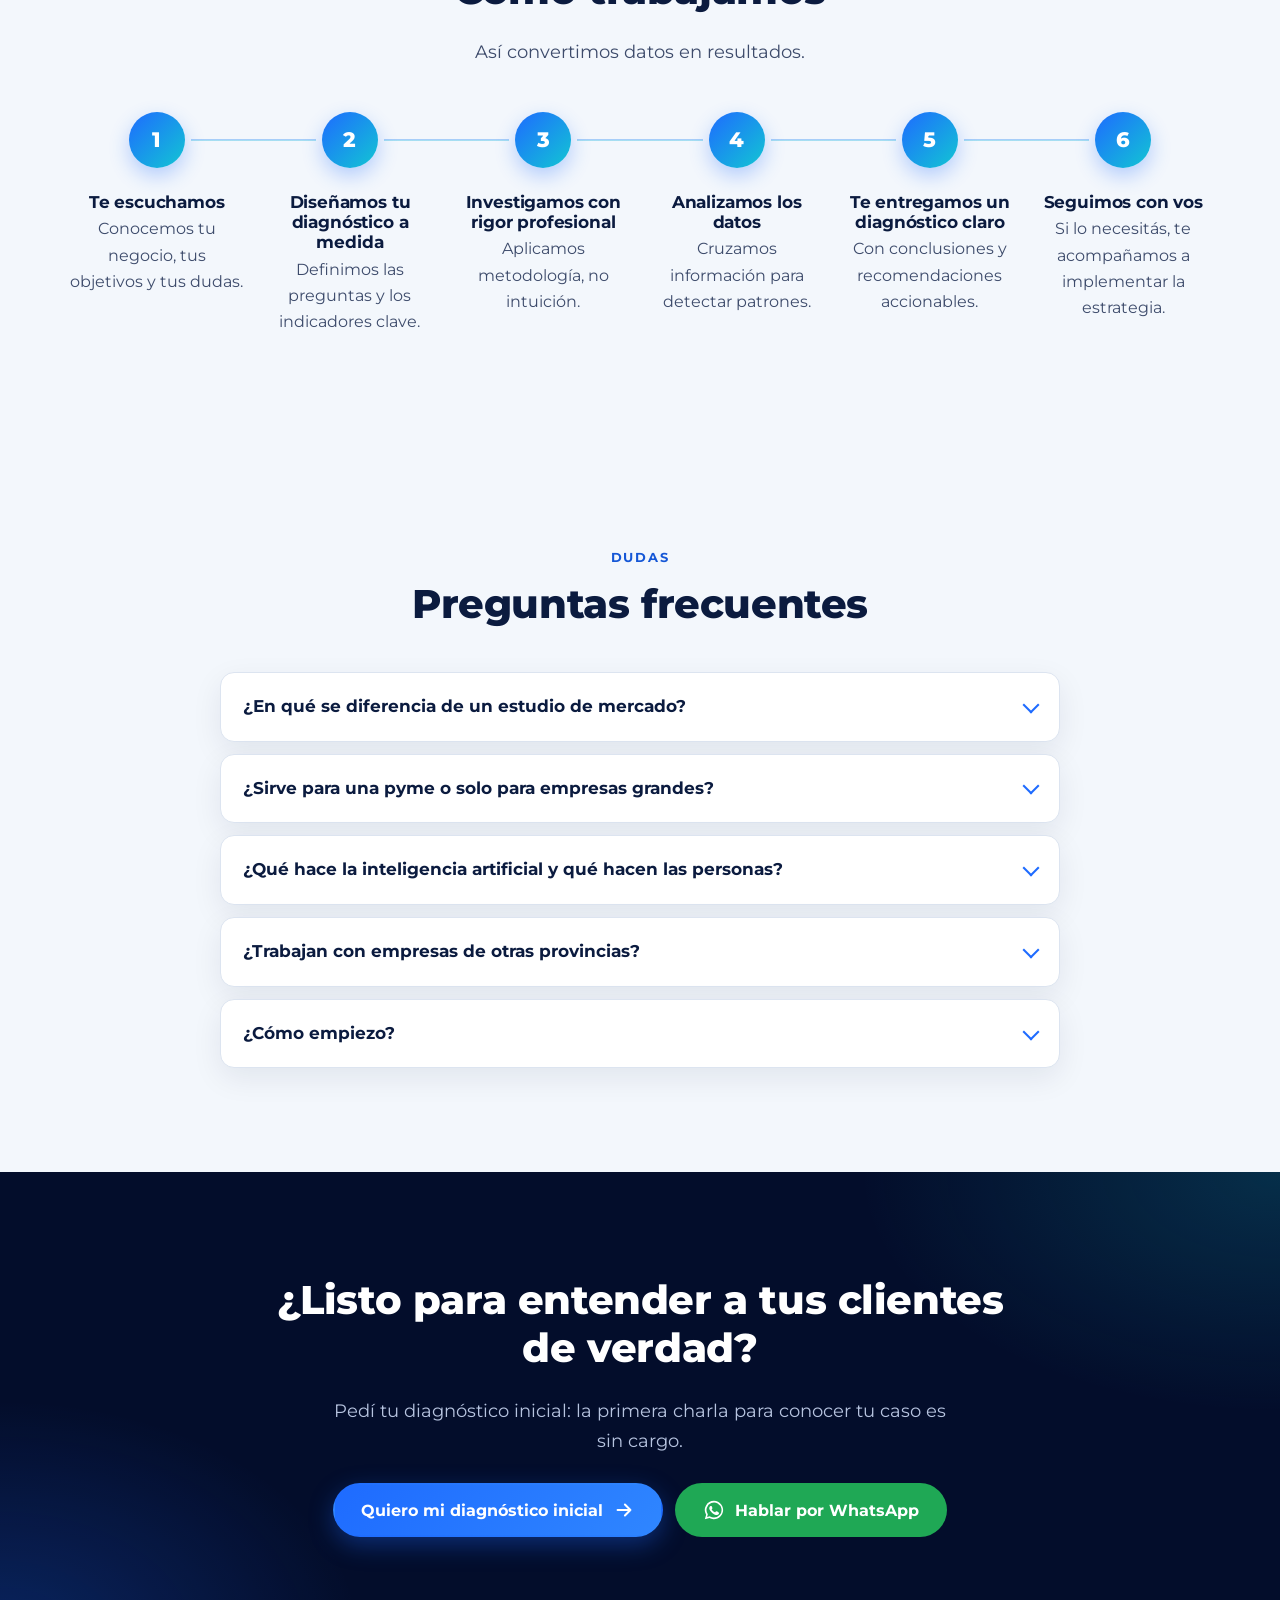
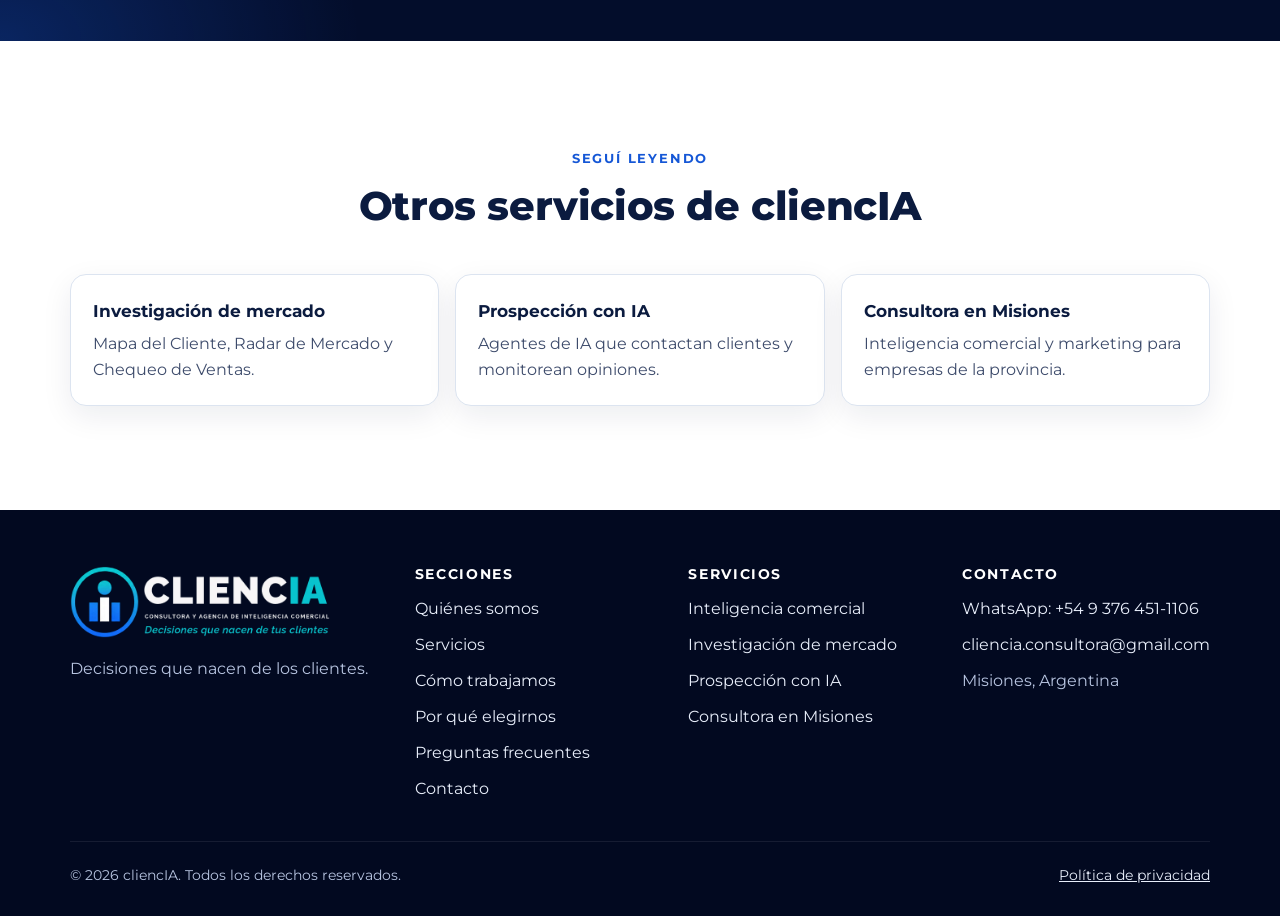
<file: inteligencia-comercial/index.html>
<!DOCTYPE html>
<html lang="es-AR">
<head>
<meta charset="UTF-8">
<meta name="viewport" content="width=device-width, initial-scale=1">
<title>Inteligencia comercial para pymes | cliencIA</title>
<meta name="description" content="Qué es la inteligencia comercial y cómo te ayuda a vender más: análisis de clientes, mercado y ventas, con marketing e inteligencia artificial. Consultora en Misiones para todo el país.">
<meta name="robots" content="index, follow, max-image-preview:large, max-snippet:-1">
<meta name="theme-color" content="#030D2B">
<link rel="canonical" href="https://cliencia.com.ar/inteligencia-comercial/">
<link rel="icon" href="/favicon.ico" sizes="48x48">
<link rel="icon" type="image/png" href="/favicon.png" sizes="96x96">
<link rel="apple-touch-icon" href="/apple-touch-icon.png">
<meta property="og:type" content="website">
<meta property="og:locale" content="es_AR">
<meta property="og:site_name" content="cliencIA">
<meta property="og:title" content="Inteligencia comercial para pymes | cliencIA">
<meta property="og:description" content="Qué es la inteligencia comercial y cómo te ayuda a vender más: análisis de clientes, mercado y ventas, con marketing e inteligencia artificial. Consultora en Misiones para todo el país.">
<meta property="og:url" content="https://cliencia.com.ar/inteligencia-comercial/">
<meta property="og:image" content="https://cliencia.com.ar/og-image.jpg">
<meta property="og:image:width" content="1200">
<meta property="og:image:height" content="630">
<meta name="twitter:card" content="summary_large_image">
<meta name="twitter:title" content="Inteligencia comercial para pymes | cliencIA">
<meta name="twitter:description" content="Qué es la inteligencia comercial y cómo te ayuda a vender más: análisis de clientes, mercado y ventas, con marketing e inteligencia artificial. Consultora en Misiones para todo el país.">
<meta name="twitter:image" content="https://cliencia.com.ar/og-image.jpg">
<link rel="preconnect" href="https://fonts.googleapis.com">
<link rel="preconnect" href="https://fonts.gstatic.com" crossorigin>
<link href="https://fonts.googleapis.com/css2?family=Montserrat:ital,wght@0,400;0,500;0,600;0,700;0,800;1,500&display=swap" rel="stylesheet">
<link rel="stylesheet" href="/assets/site.css">
<script type="application/ld+json">
{
  "@context": "https://schema.org",
  "@graph": [
    {
      "@type": "WebPage",
      "@id": "https://cliencia.com.ar/inteligencia-comercial/#webpage",
      "url": "https://cliencia.com.ar/inteligencia-comercial/",
      "name": "Inteligencia comercial para pymes | cliencIA",
      "description": "Qué es la inteligencia comercial y cómo te ayuda a vender más: análisis de clientes, mercado y ventas, con marketing e inteligencia artificial. Consultora en Misiones para todo el país.",
      "inLanguage": "es-AR",
      "isPartOf": {
        "@id": "https://cliencia.com.ar/#website"
      },
      "about": {
        "@id": "https://cliencia.com.ar/inteligencia-comercial/#service"
      },
      "breadcrumb": {
        "@id": "https://cliencia.com.ar/inteligencia-comercial/#breadcrumb"
      }
    },
    {
      "@type": "BreadcrumbList",
      "@id": "https://cliencia.com.ar/inteligencia-comercial/#breadcrumb",
      "itemListElement": [
        {
          "@type": "ListItem",
          "position": 1,
          "name": "Inicio",
          "item": "https://cliencia.com.ar/"
        },
        {
          "@type": "ListItem",
          "position": 2,
          "name": "Servicios",
          "item": "https://cliencia.com.ar/#servicios"
        },
        {
          "@type": "ListItem",
          "position": 3,
          "name": "Inteligencia comercial",
          "item": "https://cliencia.com.ar/inteligencia-comercial/"
        }
      ]
    },
    {
      "@type": "Service",
      "@id": "https://cliencia.com.ar/inteligencia-comercial/#service",
      "name": "Inteligencia comercial para pymes",
      "serviceType": "Consultoría de inteligencia comercial",
      "description": "La inteligencia comercial es reunir y analizar información sobre tus clientes, tu mercado y tu proceso de ventas para decidir mejor. En cliencIA la aplicamos a la realidad de cada pyme: investigamos con el rigor de las ciencias económicas, usamos inteligencia artificial para procesar y monitorear datos y te entregamos recomendaciones concretas para vender más.",
      "url": "https://cliencia.com.ar/inteligencia-comercial/",
      "provider": {
        "@id": "https://cliencia.com.ar/#organization"
      },
      "areaServed": [
        {
          "@type": "State",
          "name": "Misiones"
        },
        {
          "@type": "Country",
          "name": "Argentina"
        }
      ]
    },
    {
      "@type": "FAQPage",
      "@id": "https://cliencia.com.ar/inteligencia-comercial/#faq",
      "mainEntity": [
        {
          "@type": "Question",
          "name": "¿En qué se diferencia de un estudio de mercado?",
          "acceptedAnswer": {
            "@type": "Answer",
            "text": "Un estudio de mercado responde una pregunta en un momento puntual. La inteligencia comercial es un proceso continuo: usa estudios, datos de ventas y monitoreo de clientes para que las decisiones comerciales se apoyen siempre en evidencia."
          }
        },
        {
          "@type": "Question",
          "name": "¿Sirve para una pyme o solo para empresas grandes?",
          "acceptedAnswer": {
            "@type": "Answer",
            "text": "Sirve para pymes, comercios y emprendedores. Adaptamos el alcance al tamaño de cada empresa. Si tenés pocos clientes, el diagnóstico te ayuda a entender mejor a quiénes apuntar y cómo llegar a ellos."
          }
        },
        {
          "@type": "Question",
          "name": "¿Qué hace la inteligencia artificial y qué hacen las personas?",
          "acceptedAnswer": {
            "@type": "Answer",
            "text": "La IA acelera tareas como procesar datos, monitorear opiniones y hacer el primer contacto con potenciales clientes. Las personas definimos las preguntas, interpretamos los resultados y armamos las recomendaciones: nada se entrega sin revisión profesional."
          }
        },
        {
          "@type": "Question",
          "name": "¿Trabajan con empresas de otras provincias?",
          "acceptedAnswer": {
            "@type": "Answer",
            "text": "Sí. Nuestra base está en Misiones y trabajamos de forma remota con empresas de todo el país."
          }
        },
        {
          "@type": "Question",
          "name": "¿Cómo empiezo?",
          "acceptedAnswer": {
            "@type": "Answer",
            "text": "Pedí tu diagnóstico inicial desde el formulario de la página principal o escribinos por WhatsApp. La primera charla para conocer tu caso es sin cargo, y a partir de ahí te proponemos el alcance y el presupuesto."
          }
        }
      ]
    }
  ]
}
</script>
</head>
<body class="no-js">
<a class="skip" href="#contenido">Saltar al contenido</a>

<!-- Página generada con tools/generar_paginas.py: editar el contenido ahí y volver a generar. -->
<svg width="0" height="0" style="position:absolute" aria-hidden="true">
  <defs>
    <symbol id="i-wa" viewBox="0 0 24 24"><path fill="currentColor" d="M12 2a10 10 0 0 0-8.6 15.1L2 22l5-1.3A10 10 0 1 0 12 2Zm0 18.2a8.2 8.2 0 0 1-4.2-1.2l-.3-.2-3 .8.8-2.9-.2-.3A8.2 8.2 0 1 1 12 20.2Zm4.5-6.1c-.2-.1-1.5-.7-1.7-.8-.2-.1-.4-.1-.6.1l-.8 1c-.1.2-.3.2-.5.1a6.7 6.7 0 0 1-3.3-2.9c-.3-.4.2-.4.7-1.4.1-.2 0-.3 0-.4l-.8-1.8c-.2-.5-.4-.4-.6-.4h-.5a1 1 0 0 0-.7.3 3 3 0 0 0-.9 2.2 5.2 5.2 0 0 0 1.1 2.7 11.8 11.8 0 0 0 4.5 4c1.7.7 2.3.8 3.2.6.5-.1 1.5-.6 1.7-1.2.2-.6.2-1.1.2-1.2-.1-.1-.3-.2-.5-.3Z"/></symbol>
    <symbol id="i-arrow" viewBox="0 0 24 24" fill="none" stroke="currentColor" stroke-width="2.2" stroke-linecap="round" stroke-linejoin="round"><path d="M5 12h14M13 6l6 6-6 6"/></symbol>
    <symbol id="i-question" viewBox="0 0 24 24" fill="none" stroke="currentColor" stroke-width="2" stroke-linecap="round" stroke-linejoin="round"><circle cx="12" cy="12" r="9"/><path d="M9.5 9a2.5 2.5 0 1 1 3.5 2.3c-.6.3-1 .9-1 1.6V14"/><path d="M12 17.2h.01"/></symbol>
    <symbol id="i-target" viewBox="0 0 24 24" fill="none" stroke="currentColor" stroke-width="2" stroke-linecap="round" stroke-linejoin="round"><circle cx="12" cy="12" r="9"/><circle cx="12" cy="12" r="5"/><circle cx="12" cy="12" r="1"/></symbol>
    <symbol id="i-compass" viewBox="0 0 24 24" fill="none" stroke="currentColor" stroke-width="2" stroke-linecap="round" stroke-linejoin="round"><circle cx="12" cy="12" r="9"/><path d="m15.5 8.5-2 5-5 2 2-5 5-2Z"/></symbol>
    <symbol id="i-strategy" viewBox="0 0 24 24" fill="none" stroke="currentColor" stroke-width="2" stroke-linecap="round" stroke-linejoin="round"><path d="M3 20h18"/><path d="M5 16l4-5 4 3 6-8"/><path d="M15 6h4v4"/></symbol>
    <symbol id="i-code" viewBox="0 0 24 24" fill="none" stroke="currentColor" stroke-width="2" stroke-linecap="round" stroke-linejoin="round"><path d="m8 8-4 4 4 4M16 8l4 4-4 4M13.5 5l-3 14"/></symbol>
    <symbol id="i-book" viewBox="0 0 24 24" fill="none" stroke="currentColor" stroke-width="2" stroke-linecap="round" stroke-linejoin="round"><path d="M4 5.5A2.5 2.5 0 0 1 6.5 3H20v15H6.5A2.5 2.5 0 0 0 4 20.5v-15Z"/><path d="M4 20.5A2.5 2.5 0 0 0 6.5 23H20v-5"/><path d="M9 8h7M9 12h5"/></symbol>
    <symbol id="i-briefcase" viewBox="0 0 24 24" fill="none" stroke="currentColor" stroke-width="2" stroke-linecap="round" stroke-linejoin="round"><rect x="3" y="7" width="18" height="13" rx="2"/><path d="M8 7V5a2 2 0 0 1 2-2h4a2 2 0 0 1 2 2v2M3 13h18"/></symbol>
    <symbol id="i-search" viewBox="0 0 24 24" fill="none" stroke="currentColor" stroke-width="2" stroke-linecap="round" stroke-linejoin="round"><circle cx="11" cy="11" r="7"/><path d="m20 20-4-4"/><path d="M8 11h6M11 8v6"/></symbol>
    <symbol id="i-ai" viewBox="0 0 24 24" fill="none" stroke="currentColor" stroke-width="2" stroke-linecap="round" stroke-linejoin="round"><rect x="5" y="5" width="14" height="14" rx="3"/><path d="M9 1.5V5M15 1.5V5M9 19v3.5M15 19v3.5M1.5 9H5M1.5 15H5M19 9h3.5M19 15h3.5"/><path d="M9.5 14.5 11 9.5h2l1.5 5M10 13h4"/></symbol>
    <symbol id="i-megaphone" viewBox="0 0 24 24" fill="none" stroke="currentColor" stroke-width="2" stroke-linecap="round" stroke-linejoin="round"><path d="M3 11v2a1 1 0 0 0 1 1h3l6 5V5L7 10H4a1 1 0 0 0-1 1Z"/><path d="M17 8.5a5 5 0 0 1 0 7M19.5 6a8.5 8.5 0 0 1 0 12"/></symbol>
    <symbol id="i-teach" viewBox="0 0 24 24" fill="none" stroke="currentColor" stroke-width="2" stroke-linecap="round" stroke-linejoin="round"><path d="M2 9l10-5 10 5-10 5L2 9Z"/><path d="M6 11v5c3 2.5 9 2.5 12 0v-5"/><path d="M22 9v6"/></symbol>
    <symbol id="i-shield" viewBox="0 0 24 24" fill="none" stroke="currentColor" stroke-width="2" stroke-linecap="round" stroke-linejoin="round"><path d="M12 3 4 6v6c0 5 3.5 8 8 9 4.5-1 8-4 8-9V6l-8-3Z"/><path d="m9 12 2 2 4-4"/></symbol>
    <symbol id="i-chart" viewBox="0 0 24 24" fill="none" stroke="currentColor" stroke-width="2" stroke-linecap="round" stroke-linejoin="round"><path d="M3 3v18h18"/><rect x="7" y="12" width="3" height="6" rx="1"/><rect x="12" y="8" width="3" height="10" rx="1"/><rect x="17" y="5" width="3" height="13" rx="1"/></symbol>
    <symbol id="i-spark" viewBox="0 0 24 24" fill="none" stroke="currentColor" stroke-width="2" stroke-linecap="round" stroke-linejoin="round"><path d="M12 3v4M12 17v4M3 12h4M17 12h4M6 6l2.5 2.5M15.5 15.5 18 18M6 18l2.5-2.5M15.5 8.5 18 6"/></symbol>
    <symbol id="i-handshake" viewBox="0 0 24 24" fill="none" stroke="currentColor" stroke-width="2" stroke-linecap="round" stroke-linejoin="round"><path d="m11 17 2 2a1.4 1.4 0 0 0 2-2"/><path d="m14 14 2.5 2.5a1.4 1.4 0 0 0 2-2l-3.9-3.9a2 2 0 0 0-2.8 0l-.9.9a1.4 1.4 0 0 1-2-2l2.8-2.8a3.5 3.5 0 0 1 4.3-.5l.5.3a2 2 0 0 0 1.4.2L21 6"/><path d="m21 3 1 11h-2M3 3 2 14l6.5 6.5a1.4 1.4 0 0 0 2-2"/><path d="M3 4h8"/></symbol>
    <symbol id="i-route" viewBox="0 0 24 24" fill="none" stroke="currentColor" stroke-width="2" stroke-linecap="round" stroke-linejoin="round"><circle cx="6" cy="19" r="2.5"/><circle cx="18" cy="5" r="2.5"/><path d="M8.5 19H17a3.5 3.5 0 0 0 0-7H7a3.5 3.5 0 0 1 0-7h8.5"/></symbol>
    <symbol id="i-eye" viewBox="0 0 24 24" fill="none" stroke="currentColor" stroke-width="2" stroke-linecap="round" stroke-linejoin="round"><path d="M2 12s3.5-7 10-7 10 7 10 7-3.5 7-10 7S2 12 2 12Z"/><circle cx="12" cy="12" r="3"/></symbol>
    <symbol id="i-store" viewBox="0 0 24 24" fill="none" stroke="currentColor" stroke-width="2" stroke-linecap="round" stroke-linejoin="round"><path d="M3 9 4.5 4h15L21 9"/><path d="M3 9a3 3 0 0 0 6 0 3 3 0 0 0 6 0 3 3 0 0 0 6 0"/><path d="M5 12v8h14v-8M10 20v-5h4v5"/></symbol>
    <symbol id="i-rocket" viewBox="0 0 24 24" fill="none" stroke="currentColor" stroke-width="2" stroke-linecap="round" stroke-linejoin="round"><path d="M5 15c-1.5 1.3-2 5-2 5s3.7-.5 5-2c.7-.8.7-2.1-.1-2.9a2.1 2.1 0 0 0-2.9-.1Z"/><path d="m12 15-3-3a22 22 0 0 1 2-4A12.9 12.9 0 0 1 22 2c0 2.7-.8 7.5-6 11a22.4 22.4 0 0 1-4 2Z"/><path d="M9 12H4s.6-3 2-4c1.6-1.1 5 0 5 0M12 15v5s3-.6 4-2c1.1-1.6 0-5 0-5"/></symbol>
    <symbol id="i-building" viewBox="0 0 24 24" fill="none" stroke="currentColor" stroke-width="2" stroke-linecap="round" stroke-linejoin="round"><rect x="4" y="2" width="16" height="20" rx="2"/><path d="M9 22v-4h6v4M8 6h.01M12 6h.01M16 6h.01M8 10h.01M12 10h.01M16 10h.01M8 14h.01M12 14h.01M16 14h.01"/></symbol>
    <symbol id="i-users" viewBox="0 0 24 24" fill="none" stroke="currentColor" stroke-width="2" stroke-linecap="round" stroke-linejoin="round"><circle cx="9" cy="8" r="4"/><path d="M2 21v-1a6 6 0 0 1 6-6h2a6 6 0 0 1 6 6v1"/><path d="M16 4a4 4 0 0 1 0 8M22 21v-1a6 6 0 0 0-4-5.6"/></symbol>
    <symbol id="i-pin" viewBox="0 0 24 24" fill="none" stroke="currentColor" stroke-width="2" stroke-linecap="round" stroke-linejoin="round"><path d="M12 22s7-6.2 7-12a7 7 0 0 0-14 0c0 5.8 7 12 7 12Z"/><circle cx="12" cy="10" r="2.5"/></symbol>
    <symbol id="i-mail" viewBox="0 0 24 24" fill="none" stroke="currentColor" stroke-width="2" stroke-linecap="round" stroke-linejoin="round"><rect x="2" y="4" width="20" height="16" rx="2"/><path d="m22 6-10 7L2 6"/></symbol>
    <symbol id="i-clock" viewBox="0 0 24 24" fill="none" stroke="currentColor" stroke-width="2" stroke-linecap="round" stroke-linejoin="round"><circle cx="12" cy="12" r="9"/><path d="M12 7v5l3 2"/></symbol>
    <symbol id="i-ig" viewBox="0 0 24 24" fill="none" stroke="currentColor" stroke-width="2" stroke-linecap="round" stroke-linejoin="round"><rect x="3" y="3" width="18" height="18" rx="5"/><circle cx="12" cy="12" r="4"/><path d="M17.5 6.5h.01"/></symbol>
    <symbol id="i-in" viewBox="0 0 24 24" fill="currentColor"><path d="M4.98 3.5a2.5 2.5 0 1 1 0 5 2.5 2.5 0 0 1 0-5ZM3 9.5h4V21H3V9.5Zm6.5 0h3.8v1.6h.1c.5-1 1.8-2 3.8-2 4 0 4.8 2.6 4.8 6V21h-4v-5.3c0-1.3 0-2.9-1.8-2.9s-2 1.4-2 2.8V21h-4V9.5Z"/></symbol>
    <symbol id="i-fb" viewBox="0 0 24 24" fill="currentColor"><path d="M14 8.5V6.8c0-.8.2-1.3 1.4-1.3H17V2.2c-.3 0-1.3-.2-2.5-.2-2.5 0-4.2 1.5-4.2 4.3v2.2H7.5V12h2.8v10H14V12h2.8l.4-3.5H14Z"/></symbol>
  </defs>
</svg>

<header class="site-header" id="header">
  <nav class="container nav" aria-label="Principal">
    <a class="brand" href="/" aria-label="cliencIA, ir al inicio">
      <img src="/assets/img/logo-header.webp" alt="cliencIA" width="517" height="140">
      <small>Decisiones que nacen de los clientes</small>
    </a>
    <ul class="nav-links">
      <li><a href="/#quienes-somos">Quiénes somos</a></li>
      <li><a href="/#servicios">Servicios</a></li>
      <li><a href="/#como-trabajamos">Cómo trabajamos</a></li>
      <li><a href="/#por-que-elegirnos">Por qué elegirnos</a></li>
    </ul>
    <a class="btn btn-primary nav-cta" href="/#contacto" data-track="cta_diagnostico_header">
      <span class="long">Quiero mi diagnóstico inicial</span><span class="short">Mi diagnóstico</span>
    </a>
    <button class="menu-toggle" type="button" aria-label="Abrir menú" aria-expanded="false" aria-controls="menu-movil">
      <svg class="i-open" viewBox="0 0 24 24" fill="none" stroke="currentColor" stroke-width="2.2" stroke-linecap="round"><path d="M4 7h16M4 12h16M4 17h16"/></svg>
      <svg class="i-close" viewBox="0 0 24 24" fill="none" stroke="currentColor" stroke-width="2.2" stroke-linecap="round"><path d="M6 6l12 12M18 6 6 18"/></svg>
    </button>
  </nav>
  <div class="mobile-menu" id="menu-movil">
    <ul>
      <li><a href="/#quienes-somos">Quiénes somos</a></li>
      <li><a href="/#servicios">Servicios</a></li>
      <li><a href="/#como-trabajamos">Cómo trabajamos</a></li>
      <li><a href="/#por-que-elegirnos">Por qué elegirnos</a></li>
      <li><a href="/#preguntas">Preguntas frecuentes</a></li>
      <li><a href="/#contacto">Contacto</a></li>
    </ul>
  </div>
</header>

<main id="contenido">

<section class="hero page-hero" id="inicio">
  <div class="container" style="position:relative">
    <nav class="breadcrumb" aria-label="Ruta de navegación">
      <ol>
        <li><a href="/">Inicio</a></li>
        <li><a href="/#servicios">Servicios</a></li>
        <li aria-current="page">Inteligencia comercial</li>
      </ol>
    </nav>
    <span class="eyebrow">Inteligencia comercial</span>
    <h1>Inteligencia comercial para pymes: decisiones basadas en datos reales</h1>
    <p class="lead">La inteligencia comercial es reunir y analizar información sobre tus clientes, tu mercado y tu proceso de ventas para decidir mejor. En cliencIA la aplicamos a la realidad de cada pyme: investigamos con el rigor de las ciencias económicas, usamos inteligencia artificial para procesar y monitorear datos y te entregamos recomendaciones concretas para vender más.</p>
    <div class="hero-actions">
      <a class="btn btn-primary" href="/#contacto" data-track="cta_diagnostico_inteligencia-comercial">Quiero mi diagnóstico inicial <svg aria-hidden="true"><use href="#i-arrow"/></svg></a>
      <a class="btn btn-ghost js-wa" href="#" target="_blank" rel="noopener" data-track="whatsapp_inteligencia-comercial"><svg aria-hidden="true"><use href="#i-wa"/></svg> Hablar por WhatsApp</a>
    </div>
  </div>
</section>

<section id="que-es" aria-labelledby="t-que-es">
  <div class="container">
    <div class="prose reveal">
      <span class="eyebrow">La idea en simple</span>
      <h2 id="t-que-es">¿Qué es la inteligencia comercial?</h2>
      <p>Es el trabajo de convertir datos en decisiones comerciales. En lugar de decidir por intuición, mirás evidencia: quiénes te compran, por qué te eligen, por qué se van, qué hace tu competencia y en qué parte del proceso de venta se pierden oportunidades.</p>
      <p>Un estudio de mercado es una foto de un momento. La inteligencia comercial es un proceso: combina estudios puntuales, los datos de tus propias ventas y el monitoreo continuo de lo que dicen tus clientes, para que puedas ajustar el rumbo a tiempo.</p>
      <p><strong>Te ayuda a responder preguntas como:</strong></p>
      <ul class="checks two">
        <li>¿Por qué me eligen mis clientes y por qué se van?</li>
        <li>¿Quiénes son mis mejores clientes y dónde encuentro más como ellos?</li>
        <li>¿En qué parte del proceso de venta estoy perdiendo oportunidades?</li>
        <li>¿Mi publicidad le llega a las personas correctas?</li>
      </ul>
    </div>
  </div>
</section>

<section class="soft" id="como-la-aplicamos" aria-labelledby="t-como-la-aplicamos">
  <div class="container">
    <div class="section-head reveal">
      <span class="eyebrow">Cómo la aplicamos</span>
      <h2 id="t-como-la-aplicamos">Lo que hacemos en cliencIA</h2>
      <p>De la pregunta correcta a la acción, en cuatro frentes.</p>
    </div>
    <div class="cards svc-cards two">
      <article class="card reveal">
        <span class="icon"><svg aria-hidden="true"><use href="#i-search"/></svg></span>
        <h3>Diagnóstico</h3>
        <p>Investigamos a tus clientes, tu mercado y tu proceso de ventas para entender qué está pasando y qué corregir primero.</p>
        <ul><li>Mapa del Cliente</li><li>Radar de Mercado</li><li>Chequeo de Ventas</li></ul>
        <a class="text-link" href="/investigacion-de-mercado/">Ver investigación de mercado <svg aria-hidden="true"><use href="#i-arrow"/></svg></a>
      </article>
      <article class="card reveal">
        <span class="icon"><svg aria-hidden="true"><use href="#i-ai"/></svg></span>
        <h3>Inteligencia continua con IA</h3>
        <p>Monitoreamos la satisfacción y las opiniones en tiempo real y usamos agentes de IA para encontrar y contactar potenciales clientes.</p>
        <ul><li>Inteligencia en Vivo</li><li>Prospección con IA</li></ul>
        <a class="text-link" href="/prospeccion-con-ia/">Ver prospección con IA <svg aria-hidden="true"><use href="#i-arrow"/></svg></a>
      </article>
      <article class="card reveal">
        <span class="icon"><svg aria-hidden="true"><use href="#i-megaphone"/></svg></span>
        <h3>Estrategia de marketing y campañas</h3>
        <p>Llevamos los hallazgos a una estrategia de marketing y a campañas en Meta, Google y TikTok, con seguimiento y reportes de resultados. La gestión de campañas es opcional y a pedido.</p>
      </article>
      <article class="card reveal">
        <span class="icon"><svg aria-hidden="true"><use href="#i-teach"/></svg></span>
        <h3>Capacitación</h3>
        <p>Capacitamos a tu equipo en inteligencia artificial y estrategias de marketing aplicadas a la inteligencia comercial, con talleres prácticos pensados para tu empresa.</p>
      </article>
    </div>
  </div>
</section>

<section id="beneficios" aria-labelledby="t-beneficios">
  <div class="container">
    <div class="prose reveal">
      <span class="eyebrow">Para qué sirve</span>
      <h2 id="t-beneficios">Qué gana tu empresa</h2>
      <p>Trabajar con inteligencia comercial no es tener más reportes: es tomar menos decisiones a ciegas.</p>
      <ul class="checks two">
        <li>Decidís con evidencia, no con corazonadas.</li>
        <li>Invertís en publicidad donde de verdad rinde.</li>
        <li>Detectás a tiempo por qué se van los clientes.</li>
        <li>Ordenás tu proceso comercial y sabés dónde mejorar.</li>
        <li>Tu equipo aprende a usar datos e IA en el día a día.</li>
        <li>Tenés indicadores claros para medir el avance.</li>
      </ul>
    </div>
  </div>
</section>

<section class="soft" id="metodo" aria-labelledby="t-metodo">
  <div class="container">
    <div class="section-head reveal">
      <span class="eyebrow">Nuestro método</span>
      <h2 id="t-metodo">Cómo trabajamos</h2>
      <p>Así convertimos datos en resultados.</p>
    </div>
    <ol class="steps compact">
      <li class="step reveal"><span class="step-num">1</span><div><h3>Te escuchamos</h3><p>Conocemos tu negocio, tus objetivos y tus dudas.</p></div></li>
      <li class="step reveal"><span class="step-num">2</span><div><h3>Diseñamos tu diagnóstico a medida</h3><p>Definimos las preguntas y los indicadores clave.</p></div></li>
      <li class="step reveal"><span class="step-num">3</span><div><h3>Investigamos con rigor profesional</h3><p>Aplicamos metodología, no intuición.</p></div></li>
      <li class="step reveal"><span class="step-num">4</span><div><h3>Analizamos los datos</h3><p>Cruzamos información para detectar patrones.</p></div></li>
      <li class="step reveal"><span class="step-num">5</span><div><h3>Te entregamos un diagnóstico claro</h3><p>Con conclusiones y recomendaciones accionables.</p></div></li>
      <li class="step reveal"><span class="step-num">6</span><div><h3>Seguimos con vos</h3><p>Si lo necesitás, te acompañamos a implementar la estrategia.</p></div></li>
    </ol>
  </div>
</section>

<section class="soft" id="preguntas" aria-labelledby="t-preguntas">
  <div class="container">
    <div class="section-head reveal">
      <span class="eyebrow">Dudas</span>
      <h2 id="t-preguntas">Preguntas frecuentes</h2>
    </div>
    <div class="faq">
      <details class="reveal"><summary>¿En qué se diferencia de un estudio de mercado?</summary><div class="answer"><p>Un estudio de mercado responde una pregunta en un momento puntual. La inteligencia comercial es un proceso continuo: usa estudios, datos de ventas y monitoreo de clientes para que las decisiones comerciales se apoyen siempre en evidencia.</p></div></details>
      <details class="reveal"><summary>¿Sirve para una pyme o solo para empresas grandes?</summary><div class="answer"><p>Sirve para pymes, comercios y emprendedores. Adaptamos el alcance al tamaño de cada empresa. Si tenés pocos clientes, el diagnóstico te ayuda a entender mejor a quiénes apuntar y cómo llegar a ellos.</p></div></details>
      <details class="reveal"><summary>¿Qué hace la inteligencia artificial y qué hacen las personas?</summary><div class="answer"><p>La IA acelera tareas como procesar datos, monitorear opiniones y hacer el primer contacto con potenciales clientes. Las personas definimos las preguntas, interpretamos los resultados y armamos las recomendaciones: nada se entrega sin revisión profesional.</p></div></details>
      <details class="reveal"><summary>¿Trabajan con empresas de otras provincias?</summary><div class="answer"><p>Sí. Nuestra base está en Misiones y trabajamos de forma remota con empresas de todo el país.</p></div></details>
      <details class="reveal"><summary>¿Cómo empiezo?</summary><div class="answer"><p>Pedí tu diagnóstico inicial desde el formulario de la página principal o escribinos por WhatsApp. La primera charla para conocer tu caso es sin cargo, y a partir de ahí te proponemos el alcance y el presupuesto.</p></div></details>
    </div>
  </div>
</section>

<section class="cta-band" id="empezar" aria-labelledby="t-empezar">
  <div class="container reveal">
    <h2 id="t-empezar">¿Listo para entender a tus clientes de verdad?</h2>
    <p>Pedí tu diagnóstico inicial: la primera charla para conocer tu caso es sin cargo.</p>
    <div class="hero-actions">
      <a class="btn btn-primary" href="/#contacto" data-track="cta_diagnostico_inteligencia-comercial_cierre">Quiero mi diagnóstico inicial <svg aria-hidden="true"><use href="#i-arrow"/></svg></a>
      <a class="btn btn-wa js-wa" href="#" target="_blank" rel="noopener" data-track="whatsapp_inteligencia-comercial_cierre"><svg aria-hidden="true"><use href="#i-wa"/></svg> Hablar por WhatsApp</a>
    </div>
  </div>
</section>

<section id="relacionados" aria-labelledby="t-relacionados">
  <div class="container">
    <div class="section-head reveal">
      <span class="eyebrow">Seguí leyendo</span>
      <h2 id="t-relacionados">Otros servicios de cliencIA</h2>
    </div>
    <div class="related">
      <a href="/investigacion-de-mercado/" class="reveal"><strong>Investigación de mercado</strong><span>Mapa del Cliente, Radar de Mercado y Chequeo de Ventas.</span></a>
      <a href="/prospeccion-con-ia/" class="reveal"><strong>Prospección con IA</strong><span>Agentes de IA que contactan clientes y monitorean opiniones.</span></a>
      <a href="/consultora-marketing-misiones/" class="reveal"><strong>Consultora en Misiones</strong><span>Inteligencia comercial y marketing para empresas de la provincia.</span></a>
    </div>
  </div>
</section>

</main>

<footer class="site-footer">
  <div class="container">
    <div class="footer-grid">
      <div class="footer-brand">
        <img src="/assets/img/logo-footer.webp" alt="cliencIA, consultora y agencia de inteligencia comercial. Decisiones que nacen de tus clientes" width="640" height="178" loading="lazy">
        <p style="margin-top:18px;max-width:360px">Decisiones que nacen de los clientes.</p>
      </div>
      <div>
        <h3>Secciones</h3>
        <ul>
          <li><a href="/#quienes-somos">Quiénes somos</a></li>
          <li><a href="/#servicios">Servicios</a></li>
          <li><a href="/#como-trabajamos">Cómo trabajamos</a></li>
          <li><a href="/#por-que-elegirnos">Por qué elegirnos</a></li>
          <li><a href="/#preguntas">Preguntas frecuentes</a></li>
          <li><a href="/#contacto">Contacto</a></li>
        </ul>
      </div>
      <div>
        <h3>Servicios</h3>
        <ul>
          <li><a href="/inteligencia-comercial/">Inteligencia comercial</a></li>
          <li><a href="/investigacion-de-mercado/">Investigación de mercado</a></li>
          <li><a href="/prospeccion-con-ia/">Prospección con IA</a></li>
          <li><a href="/consultora-marketing-misiones/">Consultora en Misiones</a></li>
        </ul>
      </div>
      <div>
        <h3>Contacto</h3>
        <ul>
          <li><a class="js-wa" href="#" target="_blank" rel="noopener" data-track="whatsapp_footer">WhatsApp: +54 9 376 451-1106</a></li>
          <li><a class="js-mail" href="#">Email</a></li>
          <li>Misiones, Argentina</li>
        </ul>
        <div class="socials" style="margin-top:18px">
          <a class="js-social" data-net="instagram" href="#" target="_blank" rel="noopener" aria-label="Instagram"><svg aria-hidden="true"><use href="#i-ig"/></svg></a>
          <a class="js-social" data-net="linkedin" href="#" target="_blank" rel="noopener" aria-label="LinkedIn"><svg aria-hidden="true"><use href="#i-in"/></svg></a>
          <a class="js-social" data-net="facebook" href="#" target="_blank" rel="noopener" aria-label="Facebook"><svg aria-hidden="true"><use href="#i-fb"/></svg></a>
        </div>
      </div>
    </div>
    <div class="footer-bottom">
      <span>© <span id="year">2026</span> cliencIA. Todos los derechos reservados.</span>
      <button type="button" class="linklike js-privacy">Política de privacidad</button>
    </div>
  </div>
</footer>

<a class="wa-float js-wa" href="#" target="_blank" rel="noopener" aria-label="Escribinos por WhatsApp" data-track="whatsapp_flotante"><svg aria-hidden="true"><use href="#i-wa"/></svg></a>

<dialog id="privacy" aria-labelledby="t-priv">
  <div class="dlg">
    <button class="dlg-close" type="button" aria-label="Cerrar">×</button>
    <h2 id="t-priv">Política de privacidad</h2>
    <p>En cliencIA cuidamos los datos personales que compartís con nosotros, de acuerdo con la Ley 25.326 de Protección de los Datos Personales de la República Argentina.</p>
    <p><strong>Qué datos recopilamos.</strong> Los que completás en el formulario de contacto: nombre y apellido, empresa, rubro, email, teléfono y el mensaje que nos escribas. También podemos recibir datos de navegación anónimos (por ejemplo, páginas visitadas) a través de herramientas de analítica.</p>
    <p><strong>Para qué los usamos.</strong> Únicamente para responder tu consulta, coordinar el diagnóstico inicial y contactarte en relación con nuestros servicios. No los vendemos, no los alquilamos y no los compartimos con terceros para fines comerciales.</p>
    <p><strong>Proveedores.</strong> Para recibir los mensajes del formulario usamos un servicio de envío de correo (FormSubmit), que solo procesa los datos para hacernos llegar tu consulta.</p>
    <p><strong>Cuánto tiempo los guardamos.</strong> Mientras sean necesarios para responderte o mientras mantengamos una relación comercial. Después los eliminamos.</p>
    <p><strong>Tus derechos.</strong> Podés pedir el acceso, la rectificación, la actualización o la eliminación de tus datos en cualquier momento escribiéndonos a <a href="mailto:cliencia.consultora@gmail.com">cliencia.consultora@gmail.com</a>. La Agencia de Acceso a la Información Pública, órgano de control de la Ley 25.326, atiende las denuncias y reclamos por incumplimiento de las normas sobre protección de datos personales.</p>
  </div>
</dialog>

<script src="/assets/site.js"></script>
</body>
</html>
</file>
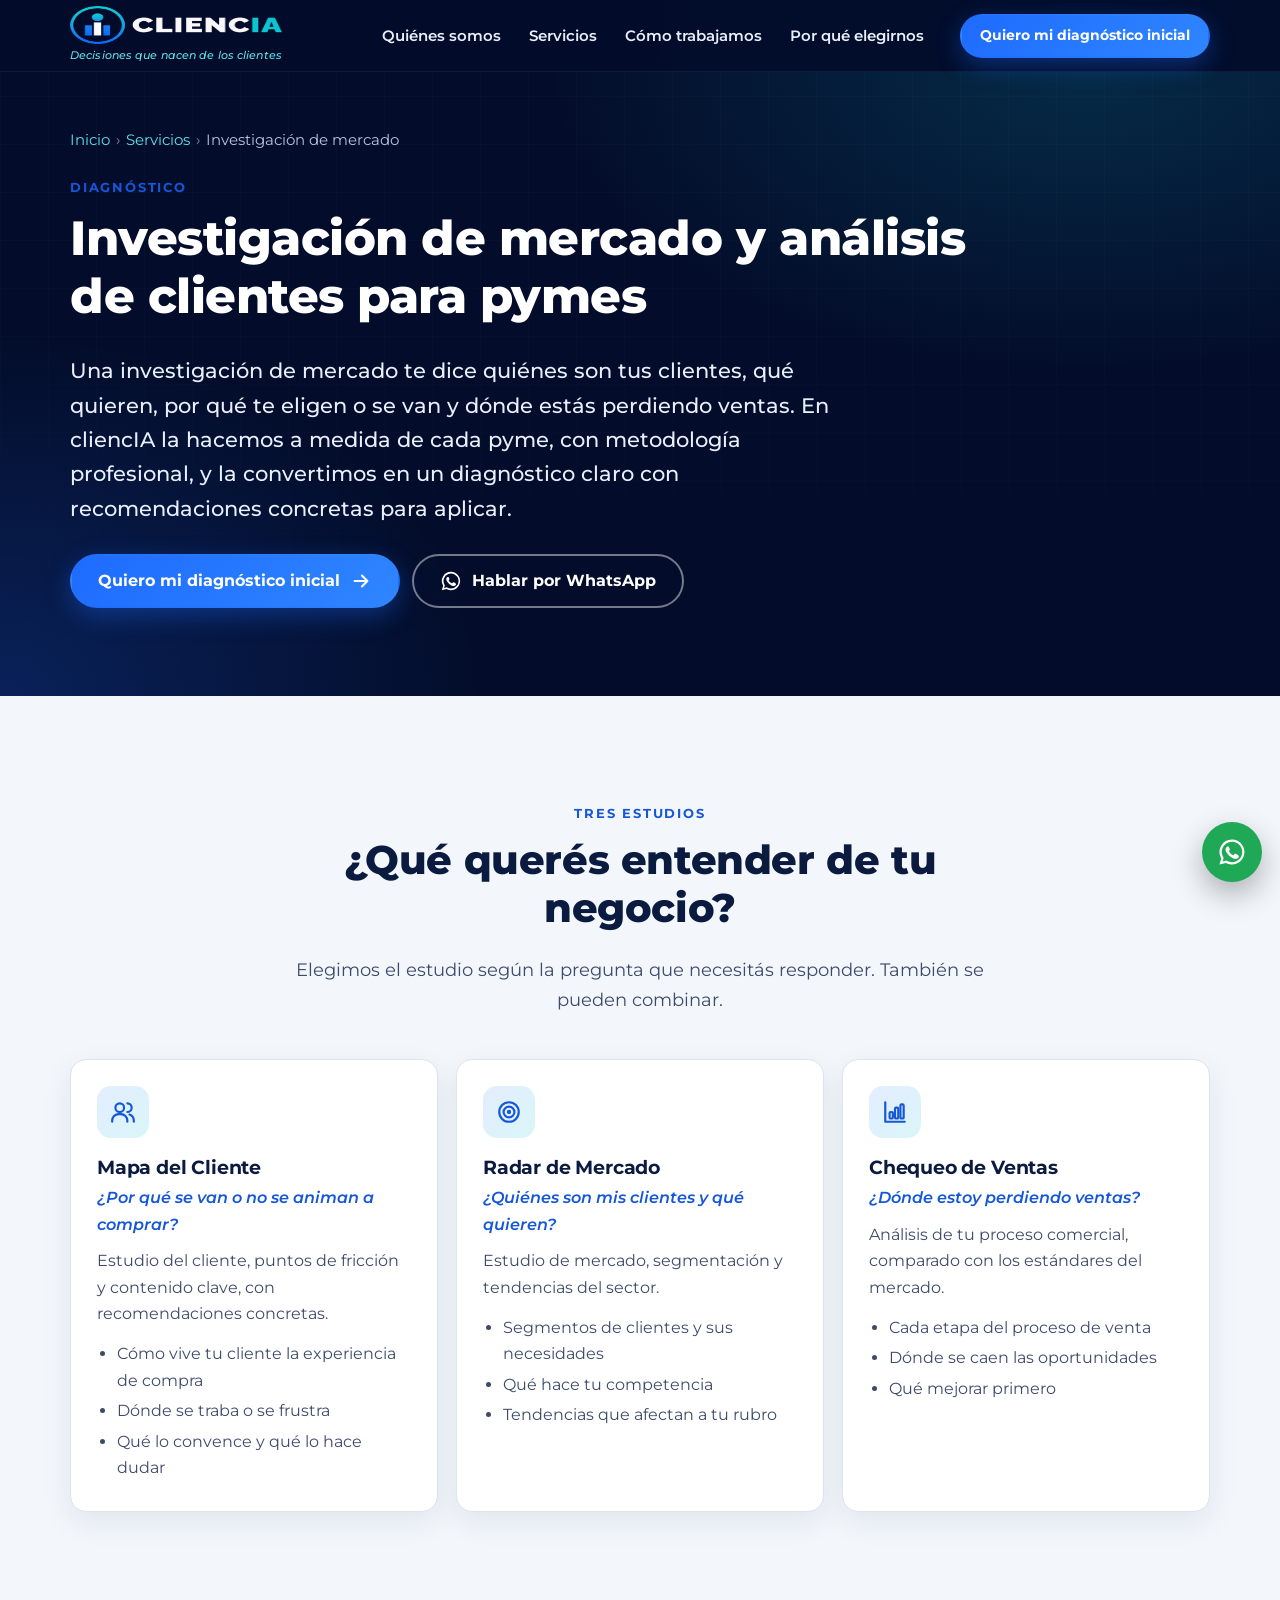
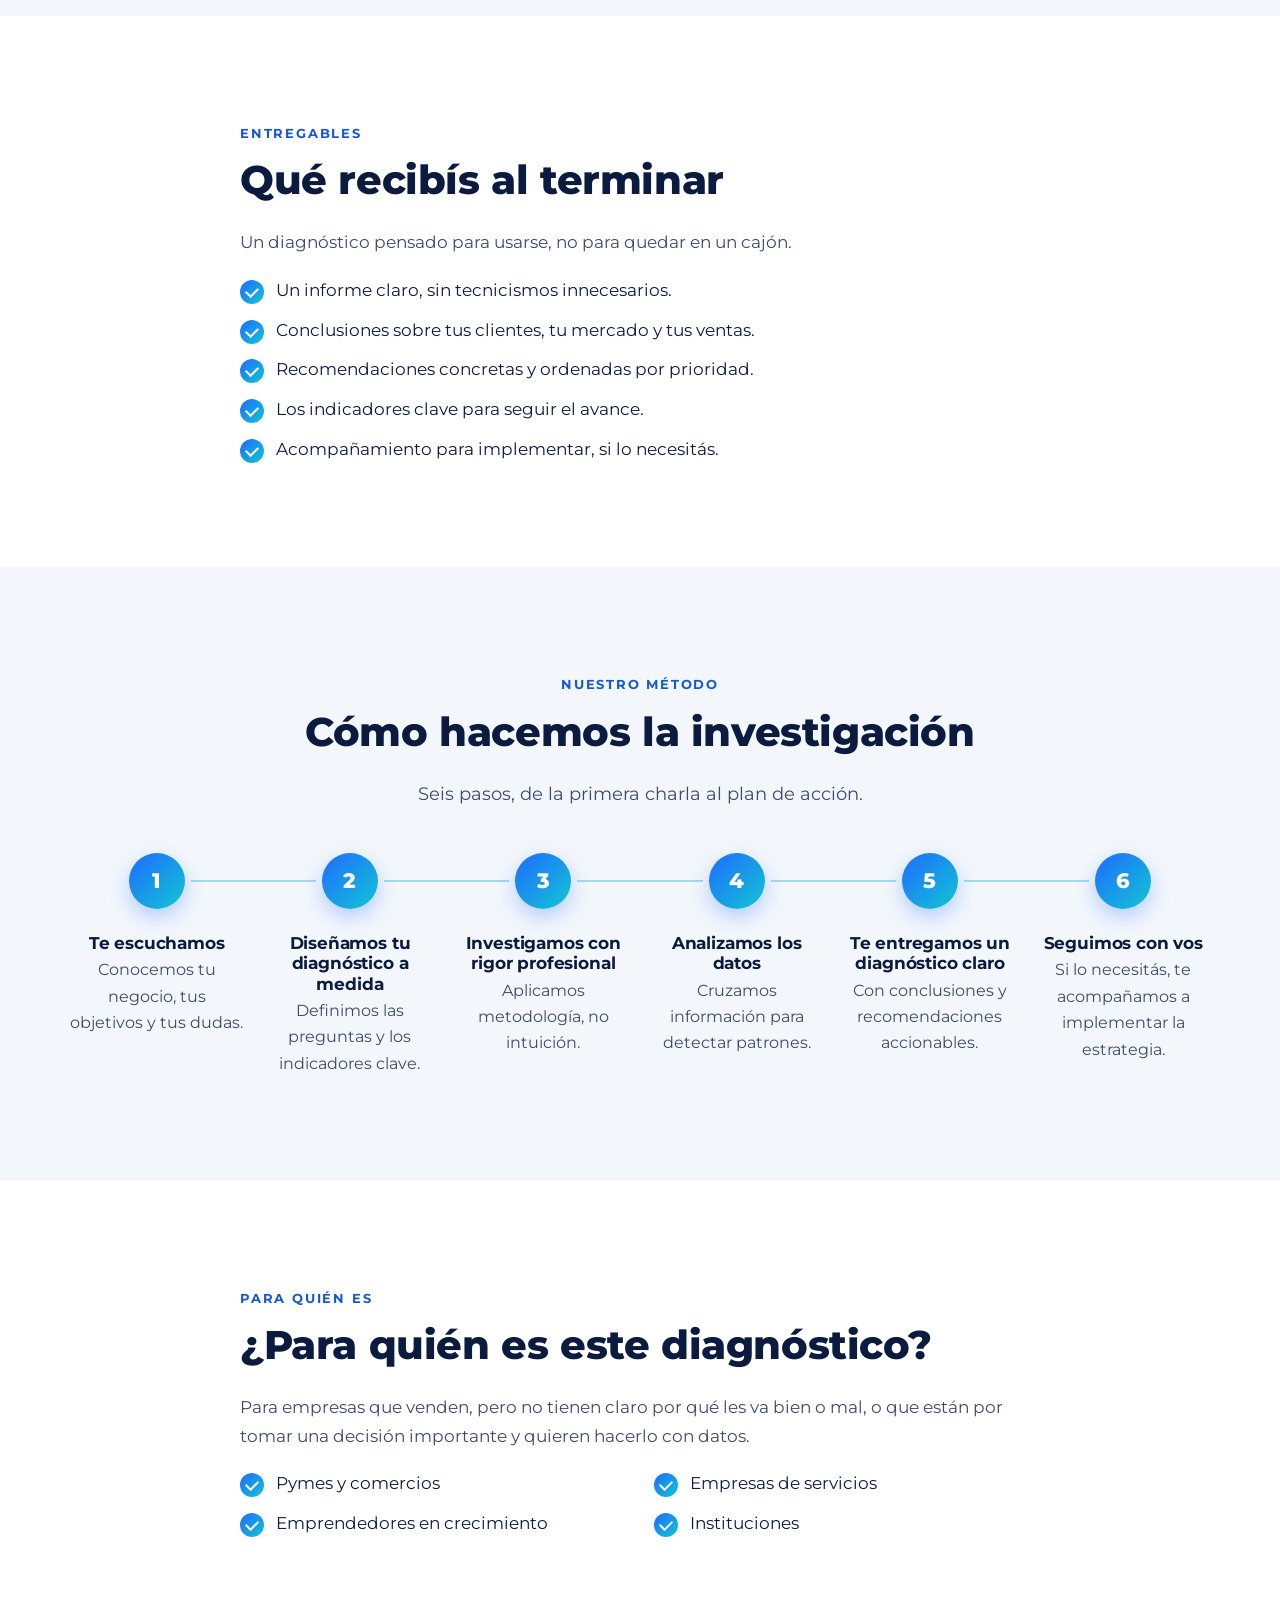
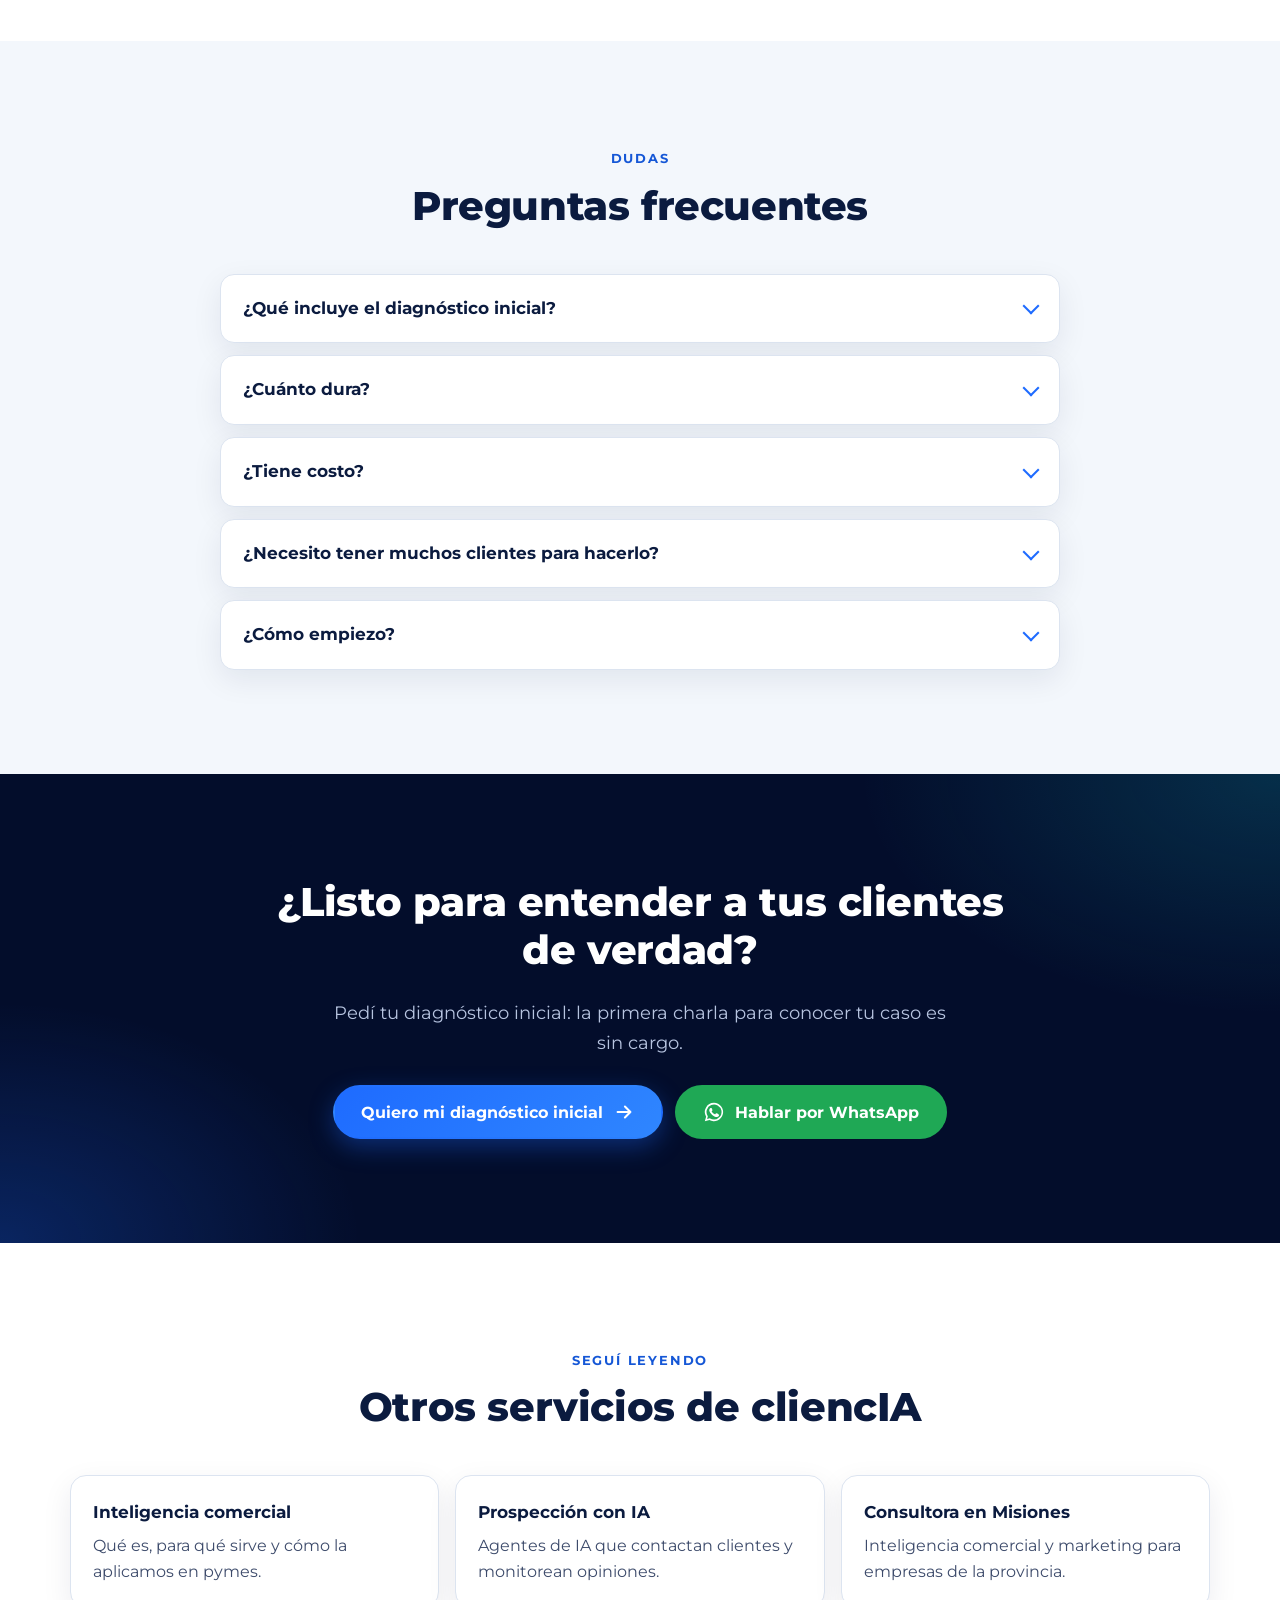
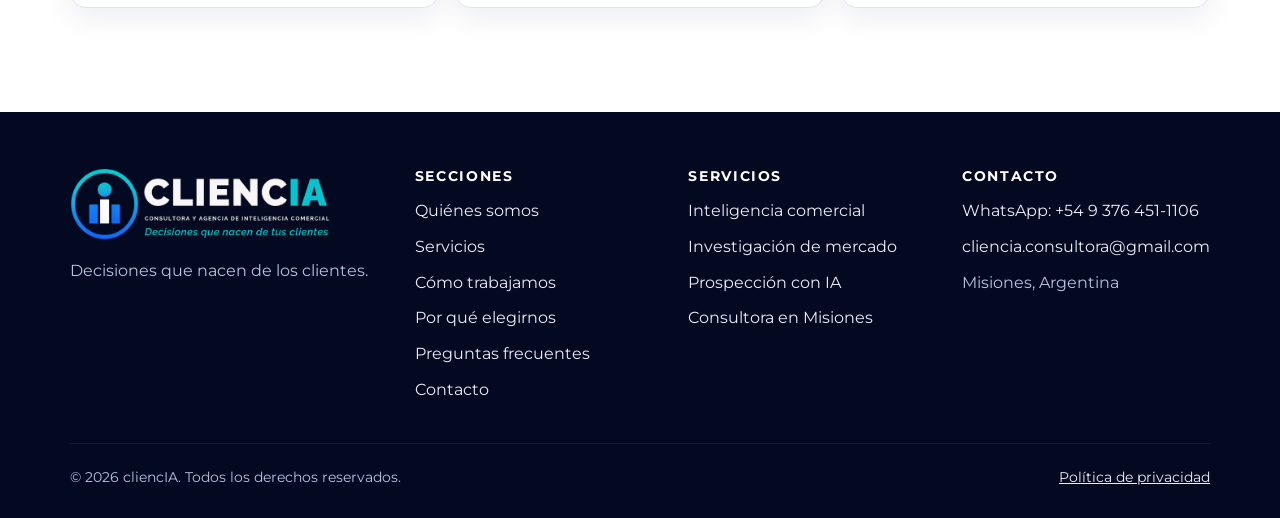
<file: investigacion-de-mercado/index.html>
<!DOCTYPE html>
<html lang="es-AR">
<head>
<meta charset="UTF-8">
<meta name="viewport" content="width=device-width, initial-scale=1">
<title>Investigación de mercado y análisis de clientes para pymes | cliencIA</title>
<meta name="description" content="Investigación de mercado a medida para pymes: análisis de clientes, segmentación, tendencias del sector y diagnóstico del proceso de ventas, con recomendaciones concretas. Desde Misiones para todo el país.">
<meta name="robots" content="index, follow, max-image-preview:large, max-snippet:-1">
<meta name="theme-color" content="#030D2B">
<link rel="canonical" href="https://cliencia.com.ar/investigacion-de-mercado/">
<link rel="icon" href="/favicon.ico" sizes="48x48">
<link rel="icon" type="image/png" href="/favicon.png" sizes="96x96">
<link rel="apple-touch-icon" href="/apple-touch-icon.png">
<meta property="og:type" content="website">
<meta property="og:locale" content="es_AR">
<meta property="og:site_name" content="cliencIA">
<meta property="og:title" content="Investigación de mercado y análisis de clientes para pymes | cliencIA">
<meta property="og:description" content="Investigación de mercado a medida para pymes: análisis de clientes, segmentación, tendencias del sector y diagnóstico del proceso de ventas, con recomendaciones concretas. Desde Misiones para todo el país.">
<meta property="og:url" content="https://cliencia.com.ar/investigacion-de-mercado/">
<meta property="og:image" content="https://cliencia.com.ar/og-image.jpg">
<meta property="og:image:width" content="1200">
<meta property="og:image:height" content="630">
<meta name="twitter:card" content="summary_large_image">
<meta name="twitter:title" content="Investigación de mercado y análisis de clientes para pymes | cliencIA">
<meta name="twitter:description" content="Investigación de mercado a medida para pymes: análisis de clientes, segmentación, tendencias del sector y diagnóstico del proceso de ventas, con recomendaciones concretas. Desde Misiones para todo el país.">
<meta name="twitter:image" content="https://cliencia.com.ar/og-image.jpg">
<link rel="preconnect" href="https://fonts.googleapis.com">
<link rel="preconnect" href="https://fonts.gstatic.com" crossorigin>
<link href="https://fonts.googleapis.com/css2?family=Montserrat:ital,wght@0,400;0,500;0,600;0,700;0,800;1,500&display=swap" rel="stylesheet">
<link rel="stylesheet" href="/assets/site.css">
<script type="application/ld+json">
{
  "@context": "https://schema.org",
  "@graph": [
    {
      "@type": "WebPage",
      "@id": "https://cliencia.com.ar/investigacion-de-mercado/#webpage",
      "url": "https://cliencia.com.ar/investigacion-de-mercado/",
      "name": "Investigación de mercado y análisis de clientes para pymes | cliencIA",
      "description": "Investigación de mercado a medida para pymes: análisis de clientes, segmentación, tendencias del sector y diagnóstico del proceso de ventas, con recomendaciones concretas. Desde Misiones para todo el país.",
      "inLanguage": "es-AR",
      "isPartOf": {
        "@id": "https://cliencia.com.ar/#website"
      },
      "about": {
        "@id": "https://cliencia.com.ar/investigacion-de-mercado/#service"
      },
      "breadcrumb": {
        "@id": "https://cliencia.com.ar/investigacion-de-mercado/#breadcrumb"
      }
    },
    {
      "@type": "BreadcrumbList",
      "@id": "https://cliencia.com.ar/investigacion-de-mercado/#breadcrumb",
      "itemListElement": [
        {
          "@type": "ListItem",
          "position": 1,
          "name": "Inicio",
          "item": "https://cliencia.com.ar/"
        },
        {
          "@type": "ListItem",
          "position": 2,
          "name": "Servicios",
          "item": "https://cliencia.com.ar/#servicios"
        },
        {
          "@type": "ListItem",
          "position": 3,
          "name": "Investigación de mercado",
          "item": "https://cliencia.com.ar/investigacion-de-mercado/"
        }
      ]
    },
    {
      "@type": "Service",
      "@id": "https://cliencia.com.ar/investigacion-de-mercado/#service",
      "name": "Investigación de mercado y análisis de clientes",
      "serviceType": "Investigación de mercado",
      "description": "Una investigación de mercado te dice quiénes son tus clientes, qué quieren, por qué te eligen o se van y dónde estás perdiendo ventas. En cliencIA la hacemos a medida de cada pyme, con metodología profesional, y la convertimos en un diagnóstico claro con recomendaciones concretas para aplicar.",
      "url": "https://cliencia.com.ar/investigacion-de-mercado/",
      "provider": {
        "@id": "https://cliencia.com.ar/#organization"
      },
      "areaServed": [
        {
          "@type": "State",
          "name": "Misiones"
        },
        {
          "@type": "Country",
          "name": "Argentina"
        }
      ]
    },
    {
      "@type": "FAQPage",
      "@id": "https://cliencia.com.ar/investigacion-de-mercado/#faq",
      "mainEntity": [
        {
          "@type": "Question",
          "name": "¿Qué incluye el diagnóstico inicial?",
          "acceptedAnswer": {
            "@type": "Answer",
            "text": "Una primera conversación para conocer tu negocio y tus objetivos, el análisis de tus clientes, tu mercado y tu proceso de ventas, y un informe claro con conclusiones y recomendaciones concretas para aplicar."
          }
        },
        {
          "@type": "Question",
          "name": "¿Cuánto dura?",
          "acceptedAnswer": {
            "@type": "Answer",
            "text": "Depende del tamaño y la complejidad de cada empresa. En general, entre 2 y 4 semanas desde que definimos el alcance juntos."
          }
        },
        {
          "@type": "Question",
          "name": "¿Tiene costo?",
          "acceptedAnswer": {
            "@type": "Answer",
            "text": "La primera charla para conocer tu caso es sin cargo. El diagnóstico se presupuesta a medida según el alcance, y te pasamos el valor antes de empezar, sin compromiso."
          }
        },
        {
          "@type": "Question",
          "name": "¿Necesito tener muchos clientes para hacerlo?",
          "acceptedAnswer": {
            "@type": "Answer",
            "text": "No. Trabajamos con emprendedores, comercios y pymes de distintos tamaños. Si tenés pocos clientes, el diagnóstico te ayuda a entender mejor a quiénes apuntar y cómo llegar a ellos."
          }
        },
        {
          "@type": "Question",
          "name": "¿Cómo empiezo?",
          "acceptedAnswer": {
            "@type": "Answer",
            "text": "Pedí tu diagnóstico inicial desde el formulario de la página principal o escribinos por WhatsApp. La primera charla para conocer tu caso es sin cargo, y a partir de ahí te proponemos el alcance y el presupuesto."
          }
        }
      ]
    }
  ]
}
</script>
</head>
<body class="no-js">
<a class="skip" href="#contenido">Saltar al contenido</a>

<!-- Página generada con tools/generar_paginas.py: editar el contenido ahí y volver a generar. -->
<svg width="0" height="0" style="position:absolute" aria-hidden="true">
  <defs>
    <symbol id="i-wa" viewBox="0 0 24 24"><path fill="currentColor" d="M12 2a10 10 0 0 0-8.6 15.1L2 22l5-1.3A10 10 0 1 0 12 2Zm0 18.2a8.2 8.2 0 0 1-4.2-1.2l-.3-.2-3 .8.8-2.9-.2-.3A8.2 8.2 0 1 1 12 20.2Zm4.5-6.1c-.2-.1-1.5-.7-1.7-.8-.2-.1-.4-.1-.6.1l-.8 1c-.1.2-.3.2-.5.1a6.7 6.7 0 0 1-3.3-2.9c-.3-.4.2-.4.7-1.4.1-.2 0-.3 0-.4l-.8-1.8c-.2-.5-.4-.4-.6-.4h-.5a1 1 0 0 0-.7.3 3 3 0 0 0-.9 2.2 5.2 5.2 0 0 0 1.1 2.7 11.8 11.8 0 0 0 4.5 4c1.7.7 2.3.8 3.2.6.5-.1 1.5-.6 1.7-1.2.2-.6.2-1.1.2-1.2-.1-.1-.3-.2-.5-.3Z"/></symbol>
    <symbol id="i-arrow" viewBox="0 0 24 24" fill="none" stroke="currentColor" stroke-width="2.2" stroke-linecap="round" stroke-linejoin="round"><path d="M5 12h14M13 6l6 6-6 6"/></symbol>
    <symbol id="i-question" viewBox="0 0 24 24" fill="none" stroke="currentColor" stroke-width="2" stroke-linecap="round" stroke-linejoin="round"><circle cx="12" cy="12" r="9"/><path d="M9.5 9a2.5 2.5 0 1 1 3.5 2.3c-.6.3-1 .9-1 1.6V14"/><path d="M12 17.2h.01"/></symbol>
    <symbol id="i-target" viewBox="0 0 24 24" fill="none" stroke="currentColor" stroke-width="2" stroke-linecap="round" stroke-linejoin="round"><circle cx="12" cy="12" r="9"/><circle cx="12" cy="12" r="5"/><circle cx="12" cy="12" r="1"/></symbol>
    <symbol id="i-compass" viewBox="0 0 24 24" fill="none" stroke="currentColor" stroke-width="2" stroke-linecap="round" stroke-linejoin="round"><circle cx="12" cy="12" r="9"/><path d="m15.5 8.5-2 5-5 2 2-5 5-2Z"/></symbol>
    <symbol id="i-strategy" viewBox="0 0 24 24" fill="none" stroke="currentColor" stroke-width="2" stroke-linecap="round" stroke-linejoin="round"><path d="M3 20h18"/><path d="M5 16l4-5 4 3 6-8"/><path d="M15 6h4v4"/></symbol>
    <symbol id="i-code" viewBox="0 0 24 24" fill="none" stroke="currentColor" stroke-width="2" stroke-linecap="round" stroke-linejoin="round"><path d="m8 8-4 4 4 4M16 8l4 4-4 4M13.5 5l-3 14"/></symbol>
    <symbol id="i-book" viewBox="0 0 24 24" fill="none" stroke="currentColor" stroke-width="2" stroke-linecap="round" stroke-linejoin="round"><path d="M4 5.5A2.5 2.5 0 0 1 6.5 3H20v15H6.5A2.5 2.5 0 0 0 4 20.5v-15Z"/><path d="M4 20.5A2.5 2.5 0 0 0 6.5 23H20v-5"/><path d="M9 8h7M9 12h5"/></symbol>
    <symbol id="i-briefcase" viewBox="0 0 24 24" fill="none" stroke="currentColor" stroke-width="2" stroke-linecap="round" stroke-linejoin="round"><rect x="3" y="7" width="18" height="13" rx="2"/><path d="M8 7V5a2 2 0 0 1 2-2h4a2 2 0 0 1 2 2v2M3 13h18"/></symbol>
    <symbol id="i-search" viewBox="0 0 24 24" fill="none" stroke="currentColor" stroke-width="2" stroke-linecap="round" stroke-linejoin="round"><circle cx="11" cy="11" r="7"/><path d="m20 20-4-4"/><path d="M8 11h6M11 8v6"/></symbol>
    <symbol id="i-ai" viewBox="0 0 24 24" fill="none" stroke="currentColor" stroke-width="2" stroke-linecap="round" stroke-linejoin="round"><rect x="5" y="5" width="14" height="14" rx="3"/><path d="M9 1.5V5M15 1.5V5M9 19v3.5M15 19v3.5M1.5 9H5M1.5 15H5M19 9h3.5M19 15h3.5"/><path d="M9.5 14.5 11 9.5h2l1.5 5M10 13h4"/></symbol>
    <symbol id="i-megaphone" viewBox="0 0 24 24" fill="none" stroke="currentColor" stroke-width="2" stroke-linecap="round" stroke-linejoin="round"><path d="M3 11v2a1 1 0 0 0 1 1h3l6 5V5L7 10H4a1 1 0 0 0-1 1Z"/><path d="M17 8.5a5 5 0 0 1 0 7M19.5 6a8.5 8.5 0 0 1 0 12"/></symbol>
    <symbol id="i-teach" viewBox="0 0 24 24" fill="none" stroke="currentColor" stroke-width="2" stroke-linecap="round" stroke-linejoin="round"><path d="M2 9l10-5 10 5-10 5L2 9Z"/><path d="M6 11v5c3 2.5 9 2.5 12 0v-5"/><path d="M22 9v6"/></symbol>
    <symbol id="i-shield" viewBox="0 0 24 24" fill="none" stroke="currentColor" stroke-width="2" stroke-linecap="round" stroke-linejoin="round"><path d="M12 3 4 6v6c0 5 3.5 8 8 9 4.5-1 8-4 8-9V6l-8-3Z"/><path d="m9 12 2 2 4-4"/></symbol>
    <symbol id="i-chart" viewBox="0 0 24 24" fill="none" stroke="currentColor" stroke-width="2" stroke-linecap="round" stroke-linejoin="round"><path d="M3 3v18h18"/><rect x="7" y="12" width="3" height="6" rx="1"/><rect x="12" y="8" width="3" height="10" rx="1"/><rect x="17" y="5" width="3" height="13" rx="1"/></symbol>
    <symbol id="i-spark" viewBox="0 0 24 24" fill="none" stroke="currentColor" stroke-width="2" stroke-linecap="round" stroke-linejoin="round"><path d="M12 3v4M12 17v4M3 12h4M17 12h4M6 6l2.5 2.5M15.5 15.5 18 18M6 18l2.5-2.5M15.5 8.5 18 6"/></symbol>
    <symbol id="i-handshake" viewBox="0 0 24 24" fill="none" stroke="currentColor" stroke-width="2" stroke-linecap="round" stroke-linejoin="round"><path d="m11 17 2 2a1.4 1.4 0 0 0 2-2"/><path d="m14 14 2.5 2.5a1.4 1.4 0 0 0 2-2l-3.9-3.9a2 2 0 0 0-2.8 0l-.9.9a1.4 1.4 0 0 1-2-2l2.8-2.8a3.5 3.5 0 0 1 4.3-.5l.5.3a2 2 0 0 0 1.4.2L21 6"/><path d="m21 3 1 11h-2M3 3 2 14l6.5 6.5a1.4 1.4 0 0 0 2-2"/><path d="M3 4h8"/></symbol>
    <symbol id="i-route" viewBox="0 0 24 24" fill="none" stroke="currentColor" stroke-width="2" stroke-linecap="round" stroke-linejoin="round"><circle cx="6" cy="19" r="2.5"/><circle cx="18" cy="5" r="2.5"/><path d="M8.5 19H17a3.5 3.5 0 0 0 0-7H7a3.5 3.5 0 0 1 0-7h8.5"/></symbol>
    <symbol id="i-eye" viewBox="0 0 24 24" fill="none" stroke="currentColor" stroke-width="2" stroke-linecap="round" stroke-linejoin="round"><path d="M2 12s3.5-7 10-7 10 7 10 7-3.5 7-10 7S2 12 2 12Z"/><circle cx="12" cy="12" r="3"/></symbol>
    <symbol id="i-store" viewBox="0 0 24 24" fill="none" stroke="currentColor" stroke-width="2" stroke-linecap="round" stroke-linejoin="round"><path d="M3 9 4.5 4h15L21 9"/><path d="M3 9a3 3 0 0 0 6 0 3 3 0 0 0 6 0 3 3 0 0 0 6 0"/><path d="M5 12v8h14v-8M10 20v-5h4v5"/></symbol>
    <symbol id="i-rocket" viewBox="0 0 24 24" fill="none" stroke="currentColor" stroke-width="2" stroke-linecap="round" stroke-linejoin="round"><path d="M5 15c-1.5 1.3-2 5-2 5s3.7-.5 5-2c.7-.8.7-2.1-.1-2.9a2.1 2.1 0 0 0-2.9-.1Z"/><path d="m12 15-3-3a22 22 0 0 1 2-4A12.9 12.9 0 0 1 22 2c0 2.7-.8 7.5-6 11a22.4 22.4 0 0 1-4 2Z"/><path d="M9 12H4s.6-3 2-4c1.6-1.1 5 0 5 0M12 15v5s3-.6 4-2c1.1-1.6 0-5 0-5"/></symbol>
    <symbol id="i-building" viewBox="0 0 24 24" fill="none" stroke="currentColor" stroke-width="2" stroke-linecap="round" stroke-linejoin="round"><rect x="4" y="2" width="16" height="20" rx="2"/><path d="M9 22v-4h6v4M8 6h.01M12 6h.01M16 6h.01M8 10h.01M12 10h.01M16 10h.01M8 14h.01M12 14h.01M16 14h.01"/></symbol>
    <symbol id="i-users" viewBox="0 0 24 24" fill="none" stroke="currentColor" stroke-width="2" stroke-linecap="round" stroke-linejoin="round"><circle cx="9" cy="8" r="4"/><path d="M2 21v-1a6 6 0 0 1 6-6h2a6 6 0 0 1 6 6v1"/><path d="M16 4a4 4 0 0 1 0 8M22 21v-1a6 6 0 0 0-4-5.6"/></symbol>
    <symbol id="i-pin" viewBox="0 0 24 24" fill="none" stroke="currentColor" stroke-width="2" stroke-linecap="round" stroke-linejoin="round"><path d="M12 22s7-6.2 7-12a7 7 0 0 0-14 0c0 5.8 7 12 7 12Z"/><circle cx="12" cy="10" r="2.5"/></symbol>
    <symbol id="i-mail" viewBox="0 0 24 24" fill="none" stroke="currentColor" stroke-width="2" stroke-linecap="round" stroke-linejoin="round"><rect x="2" y="4" width="20" height="16" rx="2"/><path d="m22 6-10 7L2 6"/></symbol>
    <symbol id="i-clock" viewBox="0 0 24 24" fill="none" stroke="currentColor" stroke-width="2" stroke-linecap="round" stroke-linejoin="round"><circle cx="12" cy="12" r="9"/><path d="M12 7v5l3 2"/></symbol>
    <symbol id="i-ig" viewBox="0 0 24 24" fill="none" stroke="currentColor" stroke-width="2" stroke-linecap="round" stroke-linejoin="round"><rect x="3" y="3" width="18" height="18" rx="5"/><circle cx="12" cy="12" r="4"/><path d="M17.5 6.5h.01"/></symbol>
    <symbol id="i-in" viewBox="0 0 24 24" fill="currentColor"><path d="M4.98 3.5a2.5 2.5 0 1 1 0 5 2.5 2.5 0 0 1 0-5ZM3 9.5h4V21H3V9.5Zm6.5 0h3.8v1.6h.1c.5-1 1.8-2 3.8-2 4 0 4.8 2.6 4.8 6V21h-4v-5.3c0-1.3 0-2.9-1.8-2.9s-2 1.4-2 2.8V21h-4V9.5Z"/></symbol>
    <symbol id="i-fb" viewBox="0 0 24 24" fill="currentColor"><path d="M14 8.5V6.8c0-.8.2-1.3 1.4-1.3H17V2.2c-.3 0-1.3-.2-2.5-.2-2.5 0-4.2 1.5-4.2 4.3v2.2H7.5V12h2.8v10H14V12h2.8l.4-3.5H14Z"/></symbol>
  </defs>
</svg>

<header class="site-header" id="header">
  <nav class="container nav" aria-label="Principal">
    <a class="brand" href="/" aria-label="cliencIA, ir al inicio">
      <img src="/assets/img/logo-header.webp" alt="cliencIA" width="517" height="140">
      <small>Decisiones que nacen de los clientes</small>
    </a>
    <ul class="nav-links">
      <li><a href="/#quienes-somos">Quiénes somos</a></li>
      <li><a href="/#servicios">Servicios</a></li>
      <li><a href="/#como-trabajamos">Cómo trabajamos</a></li>
      <li><a href="/#por-que-elegirnos">Por qué elegirnos</a></li>
    </ul>
    <a class="btn btn-primary nav-cta" href="/#contacto" data-track="cta_diagnostico_header">
      <span class="long">Quiero mi diagnóstico inicial</span><span class="short">Mi diagnóstico</span>
    </a>
    <button class="menu-toggle" type="button" aria-label="Abrir menú" aria-expanded="false" aria-controls="menu-movil">
      <svg class="i-open" viewBox="0 0 24 24" fill="none" stroke="currentColor" stroke-width="2.2" stroke-linecap="round"><path d="M4 7h16M4 12h16M4 17h16"/></svg>
      <svg class="i-close" viewBox="0 0 24 24" fill="none" stroke="currentColor" stroke-width="2.2" stroke-linecap="round"><path d="M6 6l12 12M18 6 6 18"/></svg>
    </button>
  </nav>
  <div class="mobile-menu" id="menu-movil">
    <ul>
      <li><a href="/#quienes-somos">Quiénes somos</a></li>
      <li><a href="/#servicios">Servicios</a></li>
      <li><a href="/#como-trabajamos">Cómo trabajamos</a></li>
      <li><a href="/#por-que-elegirnos">Por qué elegirnos</a></li>
      <li><a href="/#preguntas">Preguntas frecuentes</a></li>
      <li><a href="/#contacto">Contacto</a></li>
    </ul>
  </div>
</header>

<main id="contenido">

<section class="hero page-hero" id="inicio">
  <div class="container" style="position:relative">
    <nav class="breadcrumb" aria-label="Ruta de navegación">
      <ol>
        <li><a href="/">Inicio</a></li>
        <li><a href="/#servicios">Servicios</a></li>
        <li aria-current="page">Investigación de mercado</li>
      </ol>
    </nav>
    <span class="eyebrow">Diagnóstico</span>
    <h1>Investigación de mercado y análisis de clientes para pymes</h1>
    <p class="lead">Una investigación de mercado te dice quiénes son tus clientes, qué quieren, por qué te eligen o se van y dónde estás perdiendo ventas. En cliencIA la hacemos a medida de cada pyme, con metodología profesional, y la convertimos en un diagnóstico claro con recomendaciones concretas para aplicar.</p>
    <div class="hero-actions">
      <a class="btn btn-primary" href="/#contacto" data-track="cta_diagnostico_investigacion-de-mercado">Quiero mi diagnóstico inicial <svg aria-hidden="true"><use href="#i-arrow"/></svg></a>
      <a class="btn btn-ghost js-wa" href="#" target="_blank" rel="noopener" data-track="whatsapp_investigacion-de-mercado"><svg aria-hidden="true"><use href="#i-wa"/></svg> Hablar por WhatsApp</a>
    </div>
  </div>
</section>

<section class="soft" id="servicios-diagnostico" aria-labelledby="t-servicios-diagnostico">
  <div class="container">
    <div class="section-head reveal">
      <span class="eyebrow">Tres estudios</span>
      <h2 id="t-servicios-diagnostico">¿Qué querés entender de tu negocio?</h2>
      <p>Elegimos el estudio según la pregunta que necesitás responder. También se pueden combinar.</p>
    </div>
    <div class="cards svc-cards three">
      <article class="card reveal">
        <span class="icon"><svg aria-hidden="true"><use href="#i-users"/></svg></span>
        <h3>Mapa del Cliente</h3>
        <p class="q">¿Por qué se van o no se animan a comprar?</p>
        <p>Estudio del cliente, puntos de fricción y contenido clave, con recomendaciones concretas.</p>
        <ul><li>Cómo vive tu cliente la experiencia de compra</li><li>Dónde se traba o se frustra</li><li>Qué lo convence y qué lo hace dudar</li></ul>
      </article>
      <article class="card reveal">
        <span class="icon"><svg aria-hidden="true"><use href="#i-target"/></svg></span>
        <h3>Radar de Mercado</h3>
        <p class="q">¿Quiénes son mis clientes y qué quieren?</p>
        <p>Estudio de mercado, segmentación y tendencias del sector.</p>
        <ul><li>Segmentos de clientes y sus necesidades</li><li>Qué hace tu competencia</li><li>Tendencias que afectan a tu rubro</li></ul>
      </article>
      <article class="card reveal">
        <span class="icon"><svg aria-hidden="true"><use href="#i-chart"/></svg></span>
        <h3>Chequeo de Ventas</h3>
        <p class="q">¿Dónde estoy perdiendo ventas?</p>
        <p>Análisis de tu proceso comercial, comparado con los estándares del mercado.</p>
        <ul><li>Cada etapa del proceso de venta</li><li>Dónde se caen las oportunidades</li><li>Qué mejorar primero</li></ul>
      </article>
    </div>
  </div>
</section>

<section id="que-recibis" aria-labelledby="t-que-recibis">
  <div class="container">
    <div class="prose reveal">
      <span class="eyebrow">Entregables</span>
      <h2 id="t-que-recibis">Qué recibís al terminar</h2>
      <p>Un diagnóstico pensado para usarse, no para quedar en un cajón.</p>
      <ul class="checks">
        <li>Un informe claro, sin tecnicismos innecesarios.</li>
        <li>Conclusiones sobre tus clientes, tu mercado y tus ventas.</li>
        <li>Recomendaciones concretas y ordenadas por prioridad.</li>
        <li>Los indicadores clave para seguir el avance.</li>
        <li>Acompañamiento para implementar, si lo necesitás.</li>
      </ul>
    </div>
  </div>
</section>

<section class="soft" id="metodo" aria-labelledby="t-metodo">
  <div class="container">
    <div class="section-head reveal">
      <span class="eyebrow">Nuestro método</span>
      <h2 id="t-metodo">Cómo hacemos la investigación</h2>
      <p>Seis pasos, de la primera charla al plan de acción.</p>
    </div>
    <ol class="steps compact">
      <li class="step reveal"><span class="step-num">1</span><div><h3>Te escuchamos</h3><p>Conocemos tu negocio, tus objetivos y tus dudas.</p></div></li>
      <li class="step reveal"><span class="step-num">2</span><div><h3>Diseñamos tu diagnóstico a medida</h3><p>Definimos las preguntas y los indicadores clave.</p></div></li>
      <li class="step reveal"><span class="step-num">3</span><div><h3>Investigamos con rigor profesional</h3><p>Aplicamos metodología, no intuición.</p></div></li>
      <li class="step reveal"><span class="step-num">4</span><div><h3>Analizamos los datos</h3><p>Cruzamos información para detectar patrones.</p></div></li>
      <li class="step reveal"><span class="step-num">5</span><div><h3>Te entregamos un diagnóstico claro</h3><p>Con conclusiones y recomendaciones accionables.</p></div></li>
      <li class="step reveal"><span class="step-num">6</span><div><h3>Seguimos con vos</h3><p>Si lo necesitás, te acompañamos a implementar la estrategia.</p></div></li>
    </ol>
  </div>
</section>

<section id="para-quien" aria-labelledby="t-para-quien">
  <div class="container">
    <div class="prose reveal">
      <span class="eyebrow">Para quién es</span>
      <h2 id="t-para-quien">¿Para quién es este diagnóstico?</h2>
      <p>Para empresas que venden, pero no tienen claro por qué les va bien o mal, o que están por tomar una decisión importante y quieren hacerlo con datos.</p>
      <ul class="checks two">
        <li>Pymes y comercios</li>
        <li>Empresas de servicios</li>
        <li>Emprendedores en crecimiento</li>
        <li>Instituciones</li>
      </ul>
    </div>
  </div>
</section>

<section class="soft" id="preguntas" aria-labelledby="t-preguntas">
  <div class="container">
    <div class="section-head reveal">
      <span class="eyebrow">Dudas</span>
      <h2 id="t-preguntas">Preguntas frecuentes</h2>
    </div>
    <div class="faq">
      <details class="reveal"><summary>¿Qué incluye el diagnóstico inicial?</summary><div class="answer"><p>Una primera conversación para conocer tu negocio y tus objetivos, el análisis de tus clientes, tu mercado y tu proceso de ventas, y un informe claro con conclusiones y recomendaciones concretas para aplicar.</p></div></details>
      <details class="reveal"><summary>¿Cuánto dura?</summary><div class="answer"><p>Depende del tamaño y la complejidad de cada empresa. En general, entre 2 y 4 semanas desde que definimos el alcance juntos.</p></div></details>
      <details class="reveal"><summary>¿Tiene costo?</summary><div class="answer"><p>La primera charla para conocer tu caso es sin cargo. El diagnóstico se presupuesta a medida según el alcance, y te pasamos el valor antes de empezar, sin compromiso.</p></div></details>
      <details class="reveal"><summary>¿Necesito tener muchos clientes para hacerlo?</summary><div class="answer"><p>No. Trabajamos con emprendedores, comercios y pymes de distintos tamaños. Si tenés pocos clientes, el diagnóstico te ayuda a entender mejor a quiénes apuntar y cómo llegar a ellos.</p></div></details>
      <details class="reveal"><summary>¿Cómo empiezo?</summary><div class="answer"><p>Pedí tu diagnóstico inicial desde el formulario de la página principal o escribinos por WhatsApp. La primera charla para conocer tu caso es sin cargo, y a partir de ahí te proponemos el alcance y el presupuesto.</p></div></details>
    </div>
  </div>
</section>

<section class="cta-band" id="empezar" aria-labelledby="t-empezar">
  <div class="container reveal">
    <h2 id="t-empezar">¿Listo para entender a tus clientes de verdad?</h2>
    <p>Pedí tu diagnóstico inicial: la primera charla para conocer tu caso es sin cargo.</p>
    <div class="hero-actions">
      <a class="btn btn-primary" href="/#contacto" data-track="cta_diagnostico_investigacion-de-mercado_cierre">Quiero mi diagnóstico inicial <svg aria-hidden="true"><use href="#i-arrow"/></svg></a>
      <a class="btn btn-wa js-wa" href="#" target="_blank" rel="noopener" data-track="whatsapp_investigacion-de-mercado_cierre"><svg aria-hidden="true"><use href="#i-wa"/></svg> Hablar por WhatsApp</a>
    </div>
  </div>
</section>

<section id="relacionados" aria-labelledby="t-relacionados">
  <div class="container">
    <div class="section-head reveal">
      <span class="eyebrow">Seguí leyendo</span>
      <h2 id="t-relacionados">Otros servicios de cliencIA</h2>
    </div>
    <div class="related">
      <a href="/inteligencia-comercial/" class="reveal"><strong>Inteligencia comercial</strong><span>Qué es, para qué sirve y cómo la aplicamos en pymes.</span></a>
      <a href="/prospeccion-con-ia/" class="reveal"><strong>Prospección con IA</strong><span>Agentes de IA que contactan clientes y monitorean opiniones.</span></a>
      <a href="/consultora-marketing-misiones/" class="reveal"><strong>Consultora en Misiones</strong><span>Inteligencia comercial y marketing para empresas de la provincia.</span></a>
    </div>
  </div>
</section>

</main>

<footer class="site-footer">
  <div class="container">
    <div class="footer-grid">
      <div class="footer-brand">
        <img src="/assets/img/logo-footer.webp" alt="cliencIA, consultora y agencia de inteligencia comercial. Decisiones que nacen de tus clientes" width="640" height="178" loading="lazy">
        <p style="margin-top:18px;max-width:360px">Decisiones que nacen de los clientes.</p>
      </div>
      <div>
        <h3>Secciones</h3>
        <ul>
          <li><a href="/#quienes-somos">Quiénes somos</a></li>
          <li><a href="/#servicios">Servicios</a></li>
          <li><a href="/#como-trabajamos">Cómo trabajamos</a></li>
          <li><a href="/#por-que-elegirnos">Por qué elegirnos</a></li>
          <li><a href="/#preguntas">Preguntas frecuentes</a></li>
          <li><a href="/#contacto">Contacto</a></li>
        </ul>
      </div>
      <div>
        <h3>Servicios</h3>
        <ul>
          <li><a href="/inteligencia-comercial/">Inteligencia comercial</a></li>
          <li><a href="/investigacion-de-mercado/">Investigación de mercado</a></li>
          <li><a href="/prospeccion-con-ia/">Prospección con IA</a></li>
          <li><a href="/consultora-marketing-misiones/">Consultora en Misiones</a></li>
        </ul>
      </div>
      <div>
        <h3>Contacto</h3>
        <ul>
          <li><a class="js-wa" href="#" target="_blank" rel="noopener" data-track="whatsapp_footer">WhatsApp: +54 9 376 451-1106</a></li>
          <li><a class="js-mail" href="#">Email</a></li>
          <li>Misiones, Argentina</li>
        </ul>
        <div class="socials" style="margin-top:18px">
          <a class="js-social" data-net="instagram" href="#" target="_blank" rel="noopener" aria-label="Instagram"><svg aria-hidden="true"><use href="#i-ig"/></svg></a>
          <a class="js-social" data-net="linkedin" href="#" target="_blank" rel="noopener" aria-label="LinkedIn"><svg aria-hidden="true"><use href="#i-in"/></svg></a>
          <a class="js-social" data-net="facebook" href="#" target="_blank" rel="noopener" aria-label="Facebook"><svg aria-hidden="true"><use href="#i-fb"/></svg></a>
        </div>
      </div>
    </div>
    <div class="footer-bottom">
      <span>© <span id="year">2026</span> cliencIA. Todos los derechos reservados.</span>
      <button type="button" class="linklike js-privacy">Política de privacidad</button>
    </div>
  </div>
</footer>

<a class="wa-float js-wa" href="#" target="_blank" rel="noopener" aria-label="Escribinos por WhatsApp" data-track="whatsapp_flotante"><svg aria-hidden="true"><use href="#i-wa"/></svg></a>

<dialog id="privacy" aria-labelledby="t-priv">
  <div class="dlg">
    <button class="dlg-close" type="button" aria-label="Cerrar">×</button>
    <h2 id="t-priv">Política de privacidad</h2>
    <p>En cliencIA cuidamos los datos personales que compartís con nosotros, de acuerdo con la Ley 25.326 de Protección de los Datos Personales de la República Argentina.</p>
    <p><strong>Qué datos recopilamos.</strong> Los que completás en el formulario de contacto: nombre y apellido, empresa, rubro, email, teléfono y el mensaje que nos escribas. También podemos recibir datos de navegación anónimos (por ejemplo, páginas visitadas) a través de herramientas de analítica.</p>
    <p><strong>Para qué los usamos.</strong> Únicamente para responder tu consulta, coordinar el diagnóstico inicial y contactarte en relación con nuestros servicios. No los vendemos, no los alquilamos y no los compartimos con terceros para fines comerciales.</p>
    <p><strong>Proveedores.</strong> Para recibir los mensajes del formulario usamos un servicio de envío de correo (FormSubmit), que solo procesa los datos para hacernos llegar tu consulta.</p>
    <p><strong>Cuánto tiempo los guardamos.</strong> Mientras sean necesarios para responderte o mientras mantengamos una relación comercial. Después los eliminamos.</p>
    <p><strong>Tus derechos.</strong> Podés pedir el acceso, la rectificación, la actualización o la eliminación de tus datos en cualquier momento escribiéndonos a <a href="mailto:cliencia.consultora@gmail.com">cliencia.consultora@gmail.com</a>. La Agencia de Acceso a la Información Pública, órgano de control de la Ley 25.326, atiende las denuncias y reclamos por incumplimiento de las normas sobre protección de datos personales.</p>
  </div>
</dialog>

<script src="/assets/site.js"></script>
</body>
</html>
</file>
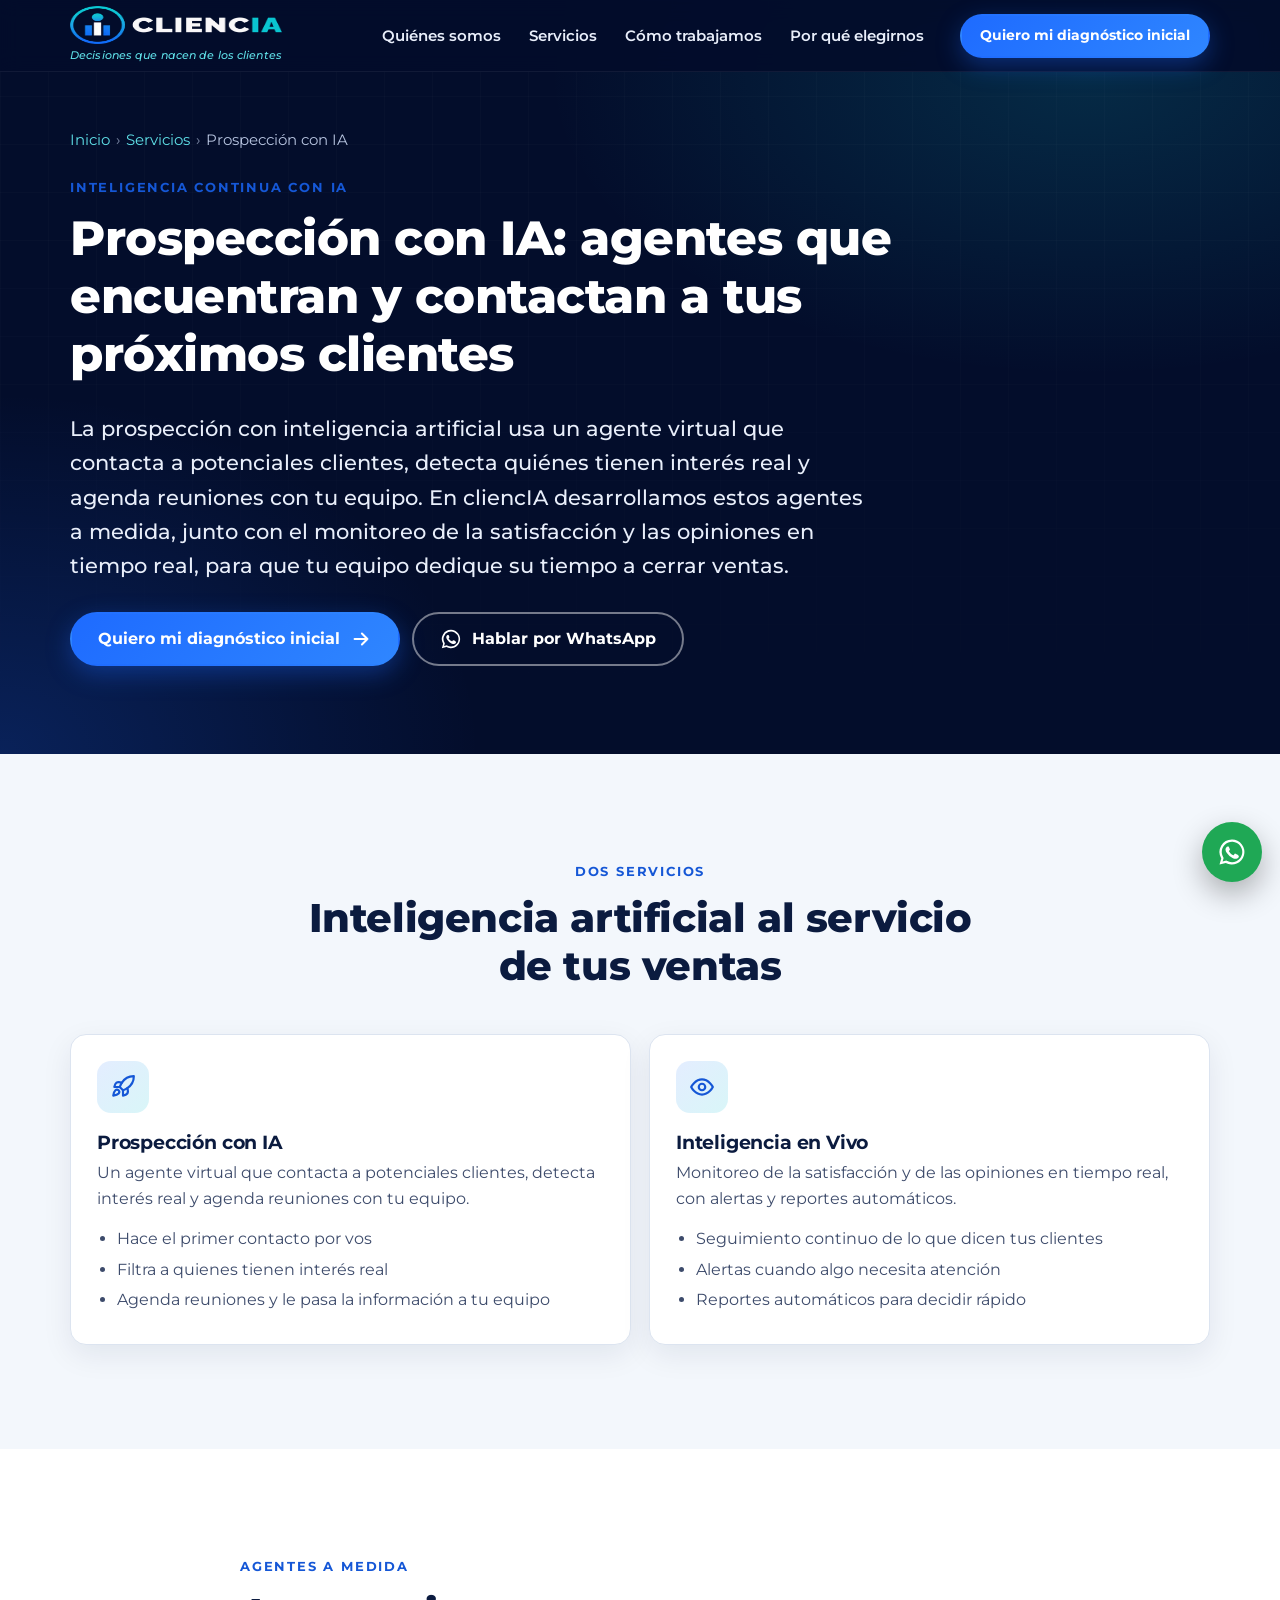
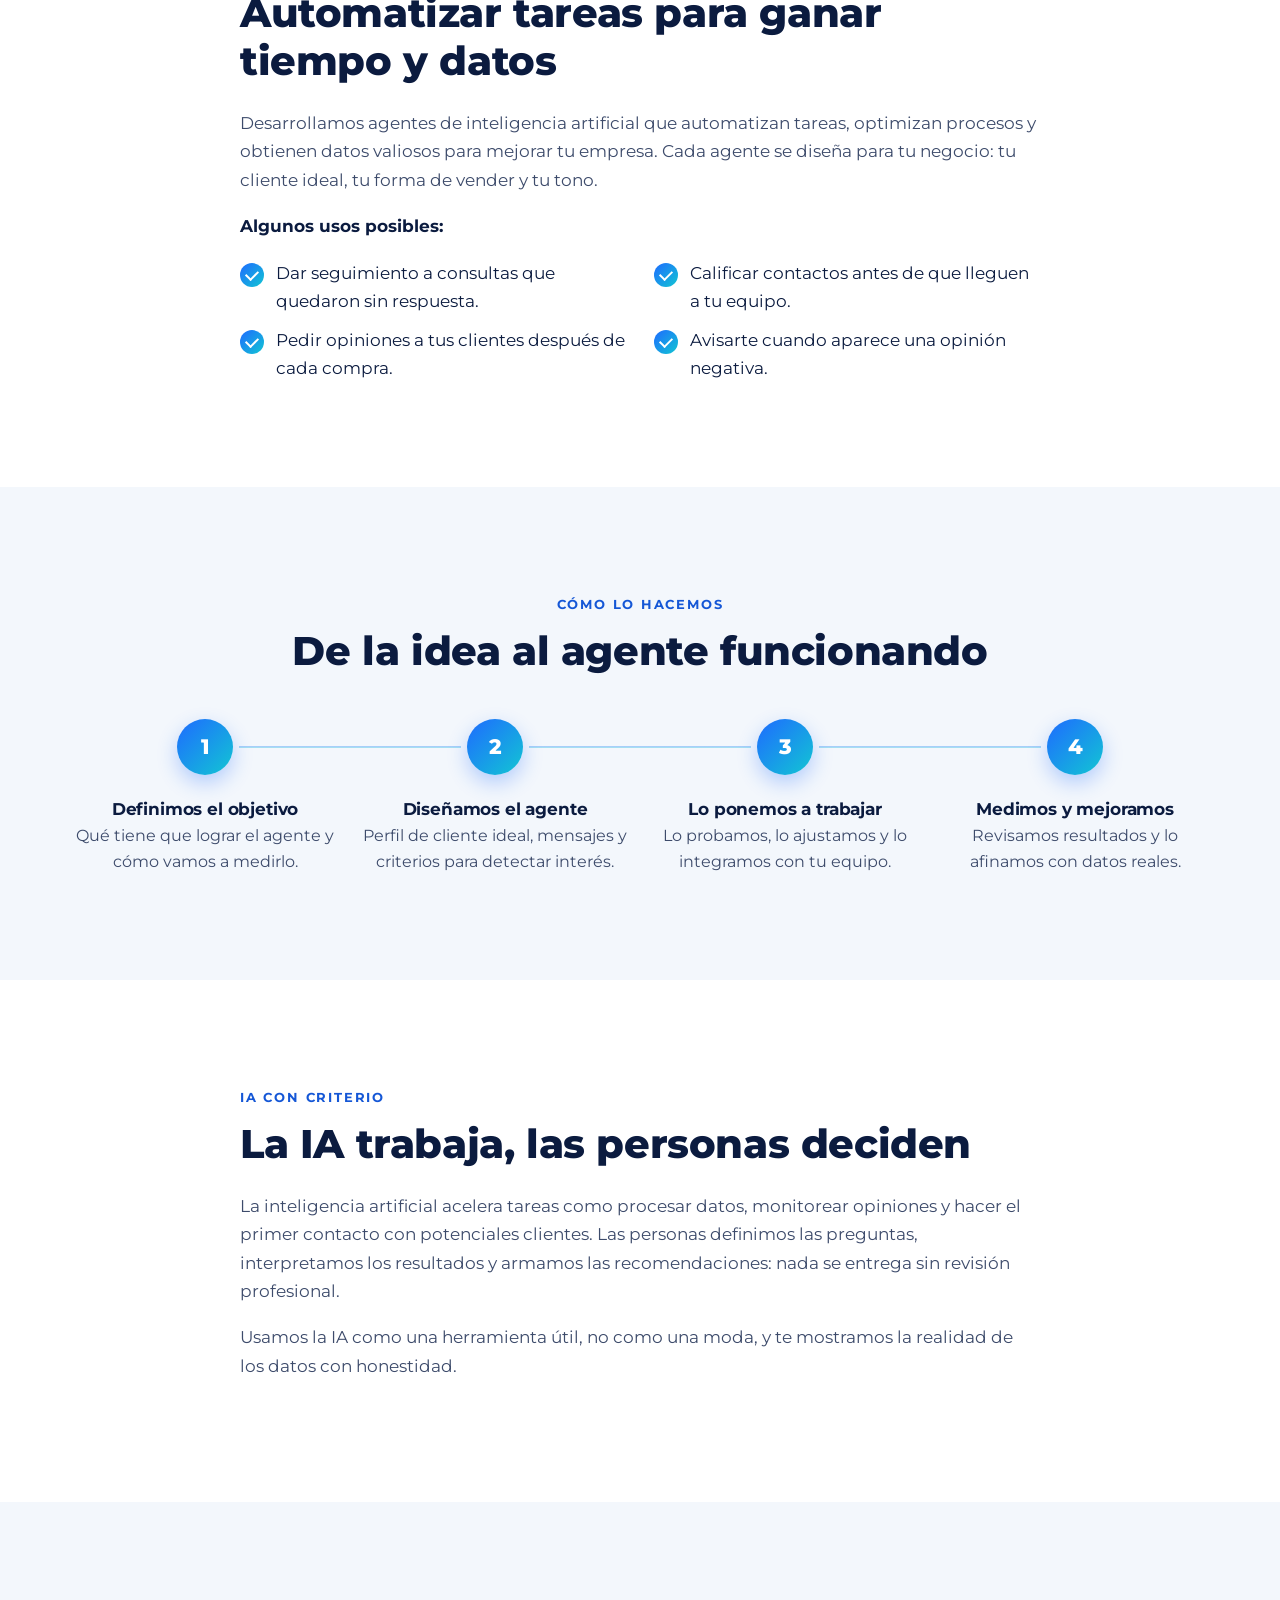
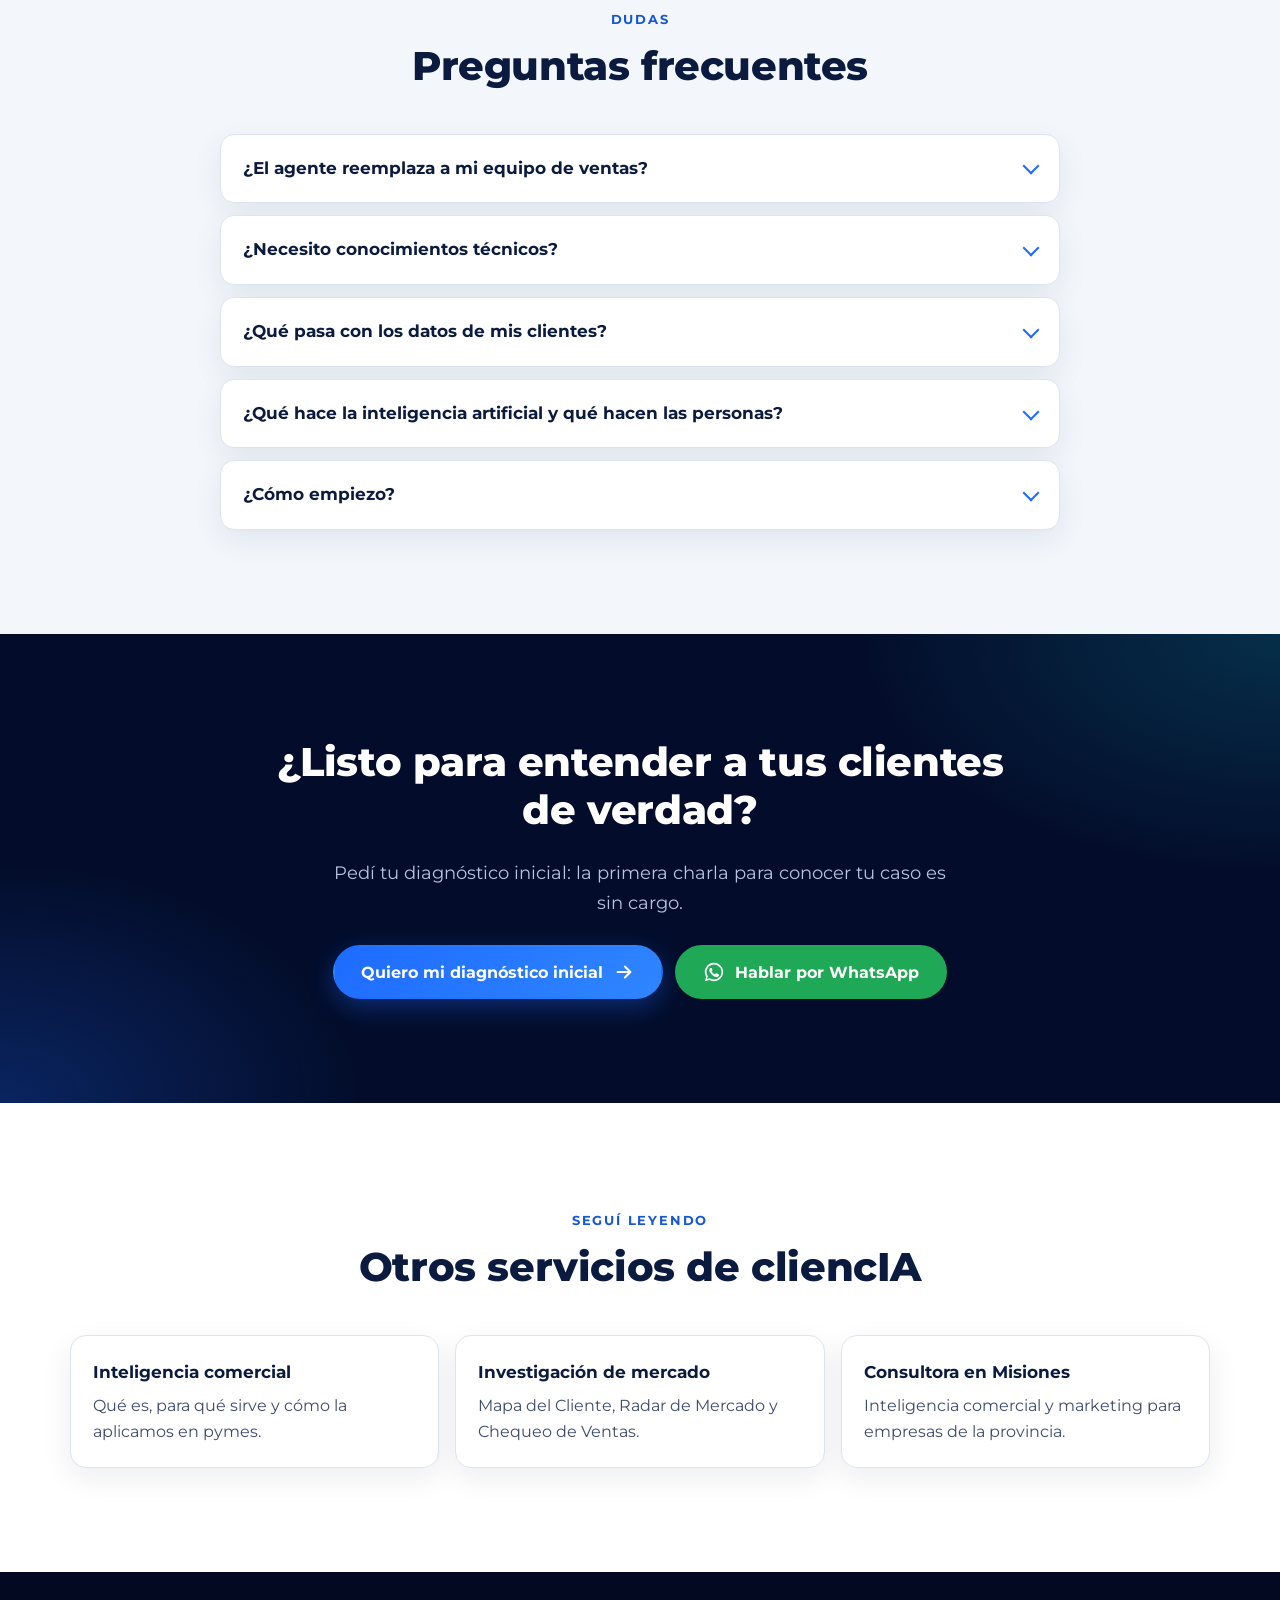
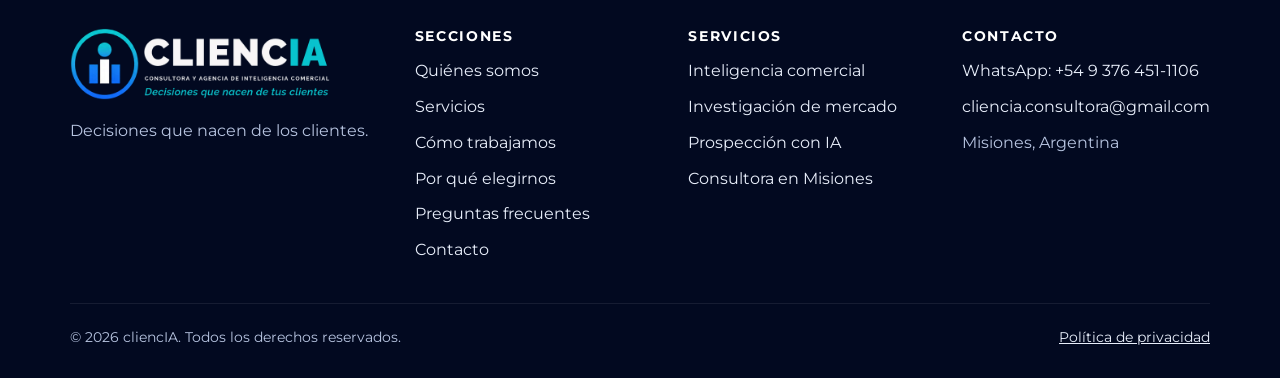
<file: prospeccion-con-ia/index.html>
<!DOCTYPE html>
<html lang="es-AR">
<head>
<meta charset="UTF-8">
<meta name="viewport" content="width=device-width, initial-scale=1">
<title>Prospección con IA y agentes de inteligencia artificial para empresas | cliencIA</title>
<meta name="description" content="Agentes de inteligencia artificial que contactan potenciales clientes, detectan interés real y agendan reuniones, más monitoreo de satisfacción y opiniones en tiempo real. Desarrollo a medida para pymes.">
<meta name="robots" content="index, follow, max-image-preview:large, max-snippet:-1">
<meta name="theme-color" content="#030D2B">
<link rel="canonical" href="https://cliencia.com.ar/prospeccion-con-ia/">
<link rel="icon" href="/favicon.ico" sizes="48x48">
<link rel="icon" type="image/png" href="/favicon.png" sizes="96x96">
<link rel="apple-touch-icon" href="/apple-touch-icon.png">
<meta property="og:type" content="website">
<meta property="og:locale" content="es_AR">
<meta property="og:site_name" content="cliencIA">
<meta property="og:title" content="Prospección con IA y agentes de inteligencia artificial para empresas | cliencIA">
<meta property="og:description" content="Agentes de inteligencia artificial que contactan potenciales clientes, detectan interés real y agendan reuniones, más monitoreo de satisfacción y opiniones en tiempo real. Desarrollo a medida para pymes.">
<meta property="og:url" content="https://cliencia.com.ar/prospeccion-con-ia/">
<meta property="og:image" content="https://cliencia.com.ar/og-image.jpg">
<meta property="og:image:width" content="1200">
<meta property="og:image:height" content="630">
<meta name="twitter:card" content="summary_large_image">
<meta name="twitter:title" content="Prospección con IA y agentes de inteligencia artificial para empresas | cliencIA">
<meta name="twitter:description" content="Agentes de inteligencia artificial que contactan potenciales clientes, detectan interés real y agendan reuniones, más monitoreo de satisfacción y opiniones en tiempo real. Desarrollo a medida para pymes.">
<meta name="twitter:image" content="https://cliencia.com.ar/og-image.jpg">
<link rel="preconnect" href="https://fonts.googleapis.com">
<link rel="preconnect" href="https://fonts.gstatic.com" crossorigin>
<link href="https://fonts.googleapis.com/css2?family=Montserrat:ital,wght@0,400;0,500;0,600;0,700;0,800;1,500&display=swap" rel="stylesheet">
<link rel="stylesheet" href="/assets/site.css">
<script type="application/ld+json">
{
  "@context": "https://schema.org",
  "@graph": [
    {
      "@type": "WebPage",
      "@id": "https://cliencia.com.ar/prospeccion-con-ia/#webpage",
      "url": "https://cliencia.com.ar/prospeccion-con-ia/",
      "name": "Prospección con IA y agentes de inteligencia artificial para empresas | cliencIA",
      "description": "Agentes de inteligencia artificial que contactan potenciales clientes, detectan interés real y agendan reuniones, más monitoreo de satisfacción y opiniones en tiempo real. Desarrollo a medida para pymes.",
      "inLanguage": "es-AR",
      "isPartOf": {
        "@id": "https://cliencia.com.ar/#website"
      },
      "about": {
        "@id": "https://cliencia.com.ar/prospeccion-con-ia/#service"
      },
      "breadcrumb": {
        "@id": "https://cliencia.com.ar/prospeccion-con-ia/#breadcrumb"
      }
    },
    {
      "@type": "BreadcrumbList",
      "@id": "https://cliencia.com.ar/prospeccion-con-ia/#breadcrumb",
      "itemListElement": [
        {
          "@type": "ListItem",
          "position": 1,
          "name": "Inicio",
          "item": "https://cliencia.com.ar/"
        },
        {
          "@type": "ListItem",
          "position": 2,
          "name": "Servicios",
          "item": "https://cliencia.com.ar/#servicios"
        },
        {
          "@type": "ListItem",
          "position": 3,
          "name": "Prospección con IA",
          "item": "https://cliencia.com.ar/prospeccion-con-ia/"
        }
      ]
    },
    {
      "@type": "Service",
      "@id": "https://cliencia.com.ar/prospeccion-con-ia/#service",
      "name": "Prospección con IA y agentes de inteligencia artificial",
      "serviceType": "Agentes de inteligencia artificial para ventas",
      "description": "La prospección con inteligencia artificial usa un agente virtual que contacta a potenciales clientes, detecta quiénes tienen interés real y agenda reuniones con tu equipo. En cliencIA desarrollamos estos agentes a medida, junto con el monitoreo de la satisfacción y las opiniones en tiempo real, para que tu equipo dedique su tiempo a cerrar ventas.",
      "url": "https://cliencia.com.ar/prospeccion-con-ia/",
      "provider": {
        "@id": "https://cliencia.com.ar/#organization"
      },
      "areaServed": [
        {
          "@type": "State",
          "name": "Misiones"
        },
        {
          "@type": "Country",
          "name": "Argentina"
        }
      ]
    },
    {
      "@type": "FAQPage",
      "@id": "https://cliencia.com.ar/prospeccion-con-ia/#faq",
      "mainEntity": [
        {
          "@type": "Question",
          "name": "¿El agente reemplaza a mi equipo de ventas?",
          "acceptedAnswer": {
            "@type": "Answer",
            "text": "No. El agente hace el primer contacto y detecta quién tiene interés real; tu equipo se ocupa de las conversaciones que importan y de cerrar las ventas."
          }
        },
        {
          "@type": "Question",
          "name": "¿Necesito conocimientos técnicos?",
          "acceptedAnswer": {
            "@type": "Answer",
            "text": "No. Nosotros diseñamos, desarrollamos y ajustamos el agente. Vos nos contás cómo es tu negocio y a qué clientes querés llegar."
          }
        },
        {
          "@type": "Question",
          "name": "¿Qué pasa con los datos de mis clientes?",
          "acceptedAnswer": {
            "@type": "Answer",
            "text": "Los usamos solo para prestar el servicio, de acuerdo con la Ley 25.326 de Protección de los Datos Personales. No los vendemos ni los compartimos con terceros para fines comerciales."
          }
        },
        {
          "@type": "Question",
          "name": "¿Qué hace la inteligencia artificial y qué hacen las personas?",
          "acceptedAnswer": {
            "@type": "Answer",
            "text": "La IA acelera tareas como procesar datos, monitorear opiniones y hacer el primer contacto con potenciales clientes. Las personas definimos las preguntas, interpretamos los resultados y armamos las recomendaciones: nada se entrega sin revisión profesional."
          }
        },
        {
          "@type": "Question",
          "name": "¿Cómo empiezo?",
          "acceptedAnswer": {
            "@type": "Answer",
            "text": "Pedí tu diagnóstico inicial desde el formulario de la página principal o escribinos por WhatsApp. La primera charla para conocer tu caso es sin cargo, y a partir de ahí te proponemos el alcance y el presupuesto."
          }
        }
      ]
    }
  ]
}
</script>
</head>
<body class="no-js">
<a class="skip" href="#contenido">Saltar al contenido</a>

<!-- Página generada con tools/generar_paginas.py: editar el contenido ahí y volver a generar. -->
<svg width="0" height="0" style="position:absolute" aria-hidden="true">
  <defs>
    <symbol id="i-wa" viewBox="0 0 24 24"><path fill="currentColor" d="M12 2a10 10 0 0 0-8.6 15.1L2 22l5-1.3A10 10 0 1 0 12 2Zm0 18.2a8.2 8.2 0 0 1-4.2-1.2l-.3-.2-3 .8.8-2.9-.2-.3A8.2 8.2 0 1 1 12 20.2Zm4.5-6.1c-.2-.1-1.5-.7-1.7-.8-.2-.1-.4-.1-.6.1l-.8 1c-.1.2-.3.2-.5.1a6.7 6.7 0 0 1-3.3-2.9c-.3-.4.2-.4.7-1.4.1-.2 0-.3 0-.4l-.8-1.8c-.2-.5-.4-.4-.6-.4h-.5a1 1 0 0 0-.7.3 3 3 0 0 0-.9 2.2 5.2 5.2 0 0 0 1.1 2.7 11.8 11.8 0 0 0 4.5 4c1.7.7 2.3.8 3.2.6.5-.1 1.5-.6 1.7-1.2.2-.6.2-1.1.2-1.2-.1-.1-.3-.2-.5-.3Z"/></symbol>
    <symbol id="i-arrow" viewBox="0 0 24 24" fill="none" stroke="currentColor" stroke-width="2.2" stroke-linecap="round" stroke-linejoin="round"><path d="M5 12h14M13 6l6 6-6 6"/></symbol>
    <symbol id="i-question" viewBox="0 0 24 24" fill="none" stroke="currentColor" stroke-width="2" stroke-linecap="round" stroke-linejoin="round"><circle cx="12" cy="12" r="9"/><path d="M9.5 9a2.5 2.5 0 1 1 3.5 2.3c-.6.3-1 .9-1 1.6V14"/><path d="M12 17.2h.01"/></symbol>
    <symbol id="i-target" viewBox="0 0 24 24" fill="none" stroke="currentColor" stroke-width="2" stroke-linecap="round" stroke-linejoin="round"><circle cx="12" cy="12" r="9"/><circle cx="12" cy="12" r="5"/><circle cx="12" cy="12" r="1"/></symbol>
    <symbol id="i-compass" viewBox="0 0 24 24" fill="none" stroke="currentColor" stroke-width="2" stroke-linecap="round" stroke-linejoin="round"><circle cx="12" cy="12" r="9"/><path d="m15.5 8.5-2 5-5 2 2-5 5-2Z"/></symbol>
    <symbol id="i-strategy" viewBox="0 0 24 24" fill="none" stroke="currentColor" stroke-width="2" stroke-linecap="round" stroke-linejoin="round"><path d="M3 20h18"/><path d="M5 16l4-5 4 3 6-8"/><path d="M15 6h4v4"/></symbol>
    <symbol id="i-code" viewBox="0 0 24 24" fill="none" stroke="currentColor" stroke-width="2" stroke-linecap="round" stroke-linejoin="round"><path d="m8 8-4 4 4 4M16 8l4 4-4 4M13.5 5l-3 14"/></symbol>
    <symbol id="i-book" viewBox="0 0 24 24" fill="none" stroke="currentColor" stroke-width="2" stroke-linecap="round" stroke-linejoin="round"><path d="M4 5.5A2.5 2.5 0 0 1 6.5 3H20v15H6.5A2.5 2.5 0 0 0 4 20.5v-15Z"/><path d="M4 20.5A2.5 2.5 0 0 0 6.5 23H20v-5"/><path d="M9 8h7M9 12h5"/></symbol>
    <symbol id="i-briefcase" viewBox="0 0 24 24" fill="none" stroke="currentColor" stroke-width="2" stroke-linecap="round" stroke-linejoin="round"><rect x="3" y="7" width="18" height="13" rx="2"/><path d="M8 7V5a2 2 0 0 1 2-2h4a2 2 0 0 1 2 2v2M3 13h18"/></symbol>
    <symbol id="i-search" viewBox="0 0 24 24" fill="none" stroke="currentColor" stroke-width="2" stroke-linecap="round" stroke-linejoin="round"><circle cx="11" cy="11" r="7"/><path d="m20 20-4-4"/><path d="M8 11h6M11 8v6"/></symbol>
    <symbol id="i-ai" viewBox="0 0 24 24" fill="none" stroke="currentColor" stroke-width="2" stroke-linecap="round" stroke-linejoin="round"><rect x="5" y="5" width="14" height="14" rx="3"/><path d="M9 1.5V5M15 1.5V5M9 19v3.5M15 19v3.5M1.5 9H5M1.5 15H5M19 9h3.5M19 15h3.5"/><path d="M9.5 14.5 11 9.5h2l1.5 5M10 13h4"/></symbol>
    <symbol id="i-megaphone" viewBox="0 0 24 24" fill="none" stroke="currentColor" stroke-width="2" stroke-linecap="round" stroke-linejoin="round"><path d="M3 11v2a1 1 0 0 0 1 1h3l6 5V5L7 10H4a1 1 0 0 0-1 1Z"/><path d="M17 8.5a5 5 0 0 1 0 7M19.5 6a8.5 8.5 0 0 1 0 12"/></symbol>
    <symbol id="i-teach" viewBox="0 0 24 24" fill="none" stroke="currentColor" stroke-width="2" stroke-linecap="round" stroke-linejoin="round"><path d="M2 9l10-5 10 5-10 5L2 9Z"/><path d="M6 11v5c3 2.5 9 2.5 12 0v-5"/><path d="M22 9v6"/></symbol>
    <symbol id="i-shield" viewBox="0 0 24 24" fill="none" stroke="currentColor" stroke-width="2" stroke-linecap="round" stroke-linejoin="round"><path d="M12 3 4 6v6c0 5 3.5 8 8 9 4.5-1 8-4 8-9V6l-8-3Z"/><path d="m9 12 2 2 4-4"/></symbol>
    <symbol id="i-chart" viewBox="0 0 24 24" fill="none" stroke="currentColor" stroke-width="2" stroke-linecap="round" stroke-linejoin="round"><path d="M3 3v18h18"/><rect x="7" y="12" width="3" height="6" rx="1"/><rect x="12" y="8" width="3" height="10" rx="1"/><rect x="17" y="5" width="3" height="13" rx="1"/></symbol>
    <symbol id="i-spark" viewBox="0 0 24 24" fill="none" stroke="currentColor" stroke-width="2" stroke-linecap="round" stroke-linejoin="round"><path d="M12 3v4M12 17v4M3 12h4M17 12h4M6 6l2.5 2.5M15.5 15.5 18 18M6 18l2.5-2.5M15.5 8.5 18 6"/></symbol>
    <symbol id="i-handshake" viewBox="0 0 24 24" fill="none" stroke="currentColor" stroke-width="2" stroke-linecap="round" stroke-linejoin="round"><path d="m11 17 2 2a1.4 1.4 0 0 0 2-2"/><path d="m14 14 2.5 2.5a1.4 1.4 0 0 0 2-2l-3.9-3.9a2 2 0 0 0-2.8 0l-.9.9a1.4 1.4 0 0 1-2-2l2.8-2.8a3.5 3.5 0 0 1 4.3-.5l.5.3a2 2 0 0 0 1.4.2L21 6"/><path d="m21 3 1 11h-2M3 3 2 14l6.5 6.5a1.4 1.4 0 0 0 2-2"/><path d="M3 4h8"/></symbol>
    <symbol id="i-route" viewBox="0 0 24 24" fill="none" stroke="currentColor" stroke-width="2" stroke-linecap="round" stroke-linejoin="round"><circle cx="6" cy="19" r="2.5"/><circle cx="18" cy="5" r="2.5"/><path d="M8.5 19H17a3.5 3.5 0 0 0 0-7H7a3.5 3.5 0 0 1 0-7h8.5"/></symbol>
    <symbol id="i-eye" viewBox="0 0 24 24" fill="none" stroke="currentColor" stroke-width="2" stroke-linecap="round" stroke-linejoin="round"><path d="M2 12s3.5-7 10-7 10 7 10 7-3.5 7-10 7S2 12 2 12Z"/><circle cx="12" cy="12" r="3"/></symbol>
    <symbol id="i-store" viewBox="0 0 24 24" fill="none" stroke="currentColor" stroke-width="2" stroke-linecap="round" stroke-linejoin="round"><path d="M3 9 4.5 4h15L21 9"/><path d="M3 9a3 3 0 0 0 6 0 3 3 0 0 0 6 0 3 3 0 0 0 6 0"/><path d="M5 12v8h14v-8M10 20v-5h4v5"/></symbol>
    <symbol id="i-rocket" viewBox="0 0 24 24" fill="none" stroke="currentColor" stroke-width="2" stroke-linecap="round" stroke-linejoin="round"><path d="M5 15c-1.5 1.3-2 5-2 5s3.7-.5 5-2c.7-.8.7-2.1-.1-2.9a2.1 2.1 0 0 0-2.9-.1Z"/><path d="m12 15-3-3a22 22 0 0 1 2-4A12.9 12.9 0 0 1 22 2c0 2.7-.8 7.5-6 11a22.4 22.4 0 0 1-4 2Z"/><path d="M9 12H4s.6-3 2-4c1.6-1.1 5 0 5 0M12 15v5s3-.6 4-2c1.1-1.6 0-5 0-5"/></symbol>
    <symbol id="i-building" viewBox="0 0 24 24" fill="none" stroke="currentColor" stroke-width="2" stroke-linecap="round" stroke-linejoin="round"><rect x="4" y="2" width="16" height="20" rx="2"/><path d="M9 22v-4h6v4M8 6h.01M12 6h.01M16 6h.01M8 10h.01M12 10h.01M16 10h.01M8 14h.01M12 14h.01M16 14h.01"/></symbol>
    <symbol id="i-users" viewBox="0 0 24 24" fill="none" stroke="currentColor" stroke-width="2" stroke-linecap="round" stroke-linejoin="round"><circle cx="9" cy="8" r="4"/><path d="M2 21v-1a6 6 0 0 1 6-6h2a6 6 0 0 1 6 6v1"/><path d="M16 4a4 4 0 0 1 0 8M22 21v-1a6 6 0 0 0-4-5.6"/></symbol>
    <symbol id="i-pin" viewBox="0 0 24 24" fill="none" stroke="currentColor" stroke-width="2" stroke-linecap="round" stroke-linejoin="round"><path d="M12 22s7-6.2 7-12a7 7 0 0 0-14 0c0 5.8 7 12 7 12Z"/><circle cx="12" cy="10" r="2.5"/></symbol>
    <symbol id="i-mail" viewBox="0 0 24 24" fill="none" stroke="currentColor" stroke-width="2" stroke-linecap="round" stroke-linejoin="round"><rect x="2" y="4" width="20" height="16" rx="2"/><path d="m22 6-10 7L2 6"/></symbol>
    <symbol id="i-clock" viewBox="0 0 24 24" fill="none" stroke="currentColor" stroke-width="2" stroke-linecap="round" stroke-linejoin="round"><circle cx="12" cy="12" r="9"/><path d="M12 7v5l3 2"/></symbol>
    <symbol id="i-ig" viewBox="0 0 24 24" fill="none" stroke="currentColor" stroke-width="2" stroke-linecap="round" stroke-linejoin="round"><rect x="3" y="3" width="18" height="18" rx="5"/><circle cx="12" cy="12" r="4"/><path d="M17.5 6.5h.01"/></symbol>
    <symbol id="i-in" viewBox="0 0 24 24" fill="currentColor"><path d="M4.98 3.5a2.5 2.5 0 1 1 0 5 2.5 2.5 0 0 1 0-5ZM3 9.5h4V21H3V9.5Zm6.5 0h3.8v1.6h.1c.5-1 1.8-2 3.8-2 4 0 4.8 2.6 4.8 6V21h-4v-5.3c0-1.3 0-2.9-1.8-2.9s-2 1.4-2 2.8V21h-4V9.5Z"/></symbol>
    <symbol id="i-fb" viewBox="0 0 24 24" fill="currentColor"><path d="M14 8.5V6.8c0-.8.2-1.3 1.4-1.3H17V2.2c-.3 0-1.3-.2-2.5-.2-2.5 0-4.2 1.5-4.2 4.3v2.2H7.5V12h2.8v10H14V12h2.8l.4-3.5H14Z"/></symbol>
  </defs>
</svg>

<header class="site-header" id="header">
  <nav class="container nav" aria-label="Principal">
    <a class="brand" href="/" aria-label="cliencIA, ir al inicio">
      <img src="/assets/img/logo-header.webp" alt="cliencIA" width="517" height="140">
      <small>Decisiones que nacen de los clientes</small>
    </a>
    <ul class="nav-links">
      <li><a href="/#quienes-somos">Quiénes somos</a></li>
      <li><a href="/#servicios">Servicios</a></li>
      <li><a href="/#como-trabajamos">Cómo trabajamos</a></li>
      <li><a href="/#por-que-elegirnos">Por qué elegirnos</a></li>
    </ul>
    <a class="btn btn-primary nav-cta" href="/#contacto" data-track="cta_diagnostico_header">
      <span class="long">Quiero mi diagnóstico inicial</span><span class="short">Mi diagnóstico</span>
    </a>
    <button class="menu-toggle" type="button" aria-label="Abrir menú" aria-expanded="false" aria-controls="menu-movil">
      <svg class="i-open" viewBox="0 0 24 24" fill="none" stroke="currentColor" stroke-width="2.2" stroke-linecap="round"><path d="M4 7h16M4 12h16M4 17h16"/></svg>
      <svg class="i-close" viewBox="0 0 24 24" fill="none" stroke="currentColor" stroke-width="2.2" stroke-linecap="round"><path d="M6 6l12 12M18 6 6 18"/></svg>
    </button>
  </nav>
  <div class="mobile-menu" id="menu-movil">
    <ul>
      <li><a href="/#quienes-somos">Quiénes somos</a></li>
      <li><a href="/#servicios">Servicios</a></li>
      <li><a href="/#como-trabajamos">Cómo trabajamos</a></li>
      <li><a href="/#por-que-elegirnos">Por qué elegirnos</a></li>
      <li><a href="/#preguntas">Preguntas frecuentes</a></li>
      <li><a href="/#contacto">Contacto</a></li>
    </ul>
  </div>
</header>

<main id="contenido">

<section class="hero page-hero" id="inicio">
  <div class="container" style="position:relative">
    <nav class="breadcrumb" aria-label="Ruta de navegación">
      <ol>
        <li><a href="/">Inicio</a></li>
        <li><a href="/#servicios">Servicios</a></li>
        <li aria-current="page">Prospección con IA</li>
      </ol>
    </nav>
    <span class="eyebrow">Inteligencia continua con IA</span>
    <h1>Prospección con IA: agentes que encuentran y contactan a tus próximos clientes</h1>
    <p class="lead">La prospección con inteligencia artificial usa un agente virtual que contacta a potenciales clientes, detecta quiénes tienen interés real y agenda reuniones con tu equipo. En cliencIA desarrollamos estos agentes a medida, junto con el monitoreo de la satisfacción y las opiniones en tiempo real, para que tu equipo dedique su tiempo a cerrar ventas.</p>
    <div class="hero-actions">
      <a class="btn btn-primary" href="/#contacto" data-track="cta_diagnostico_prospeccion-con-ia">Quiero mi diagnóstico inicial <svg aria-hidden="true"><use href="#i-arrow"/></svg></a>
      <a class="btn btn-ghost js-wa" href="#" target="_blank" rel="noopener" data-track="whatsapp_prospeccion-con-ia"><svg aria-hidden="true"><use href="#i-wa"/></svg> Hablar por WhatsApp</a>
    </div>
  </div>
</section>

<section class="soft" id="servicios-ia" aria-labelledby="t-servicios-ia">
  <div class="container">
    <div class="section-head reveal">
      <span class="eyebrow">Dos servicios</span>
      <h2 id="t-servicios-ia">Inteligencia artificial al servicio de tus ventas</h2>
    </div>
    <div class="cards svc-cards two">
      <article class="card reveal">
        <span class="icon"><svg aria-hidden="true"><use href="#i-rocket"/></svg></span>
        <h3>Prospección con IA</h3>
        <p>Un agente virtual que contacta a potenciales clientes, detecta interés real y agenda reuniones con tu equipo.</p>
        <ul><li>Hace el primer contacto por vos</li><li>Filtra a quienes tienen interés real</li><li>Agenda reuniones y le pasa la información a tu equipo</li></ul>
      </article>
      <article class="card reveal">
        <span class="icon"><svg aria-hidden="true"><use href="#i-eye"/></svg></span>
        <h3>Inteligencia en Vivo</h3>
        <p>Monitoreo de la satisfacción y de las opiniones en tiempo real, con alertas y reportes automáticos.</p>
        <ul><li>Seguimiento continuo de lo que dicen tus clientes</li><li>Alertas cuando algo necesita atención</li><li>Reportes automáticos para decidir rápido</li></ul>
      </article>
    </div>
  </div>
</section>

<section id="automatizacion" aria-labelledby="t-automatizacion">
  <div class="container">
    <div class="prose reveal">
      <span class="eyebrow">Agentes a medida</span>
      <h2 id="t-automatizacion">Automatizar tareas para ganar tiempo y datos</h2>
      <p>Desarrollamos agentes de inteligencia artificial que automatizan tareas, optimizan procesos y obtienen datos valiosos para mejorar tu empresa. Cada agente se diseña para tu negocio: tu cliente ideal, tu forma de vender y tu tono.</p>
      <p><strong>Algunos usos posibles:</strong></p>
      <ul class="checks two">
        <li>Dar seguimiento a consultas que quedaron sin respuesta.</li>
        <li>Calificar contactos antes de que lleguen a tu equipo.</li>
        <li>Pedir opiniones a tus clientes después de cada compra.</li>
        <li>Avisarte cuando aparece una opinión negativa.</li>
      </ul>
    </div>
  </div>
</section>

<section class="soft" id="metodo" aria-labelledby="t-metodo">
  <div class="container">
    <div class="section-head reveal">
      <span class="eyebrow">Cómo lo hacemos</span>
      <h2 id="t-metodo">De la idea al agente funcionando</h2>
    </div>
    <ol class="steps compact" style="--n:4">
      <li class="step reveal"><span class="step-num">1</span><div><h3>Definimos el objetivo</h3><p>Qué tiene que lograr el agente y cómo vamos a medirlo.</p></div></li>
      <li class="step reveal"><span class="step-num">2</span><div><h3>Diseñamos el agente</h3><p>Perfil de cliente ideal, mensajes y criterios para detectar interés.</p></div></li>
      <li class="step reveal"><span class="step-num">3</span><div><h3>Lo ponemos a trabajar</h3><p>Lo probamos, lo ajustamos y lo integramos con tu equipo.</p></div></li>
      <li class="step reveal"><span class="step-num">4</span><div><h3>Medimos y mejoramos</h3><p>Revisamos resultados y lo afinamos con datos reales.</p></div></li>
    </ol>
  </div>
</section>

<section id="supervision" aria-labelledby="t-supervision">
  <div class="container">
    <div class="prose reveal">
      <span class="eyebrow">IA con criterio</span>
      <h2 id="t-supervision">La IA trabaja, las personas deciden</h2>
      <p>La inteligencia artificial acelera tareas como procesar datos, monitorear opiniones y hacer el primer contacto con potenciales clientes. Las personas definimos las preguntas, interpretamos los resultados y armamos las recomendaciones: nada se entrega sin revisión profesional.</p>
      <p>Usamos la IA como una herramienta útil, no como una moda, y te mostramos la realidad de los datos con honestidad.</p>
    </div>
  </div>
</section>

<section class="soft" id="preguntas" aria-labelledby="t-preguntas">
  <div class="container">
    <div class="section-head reveal">
      <span class="eyebrow">Dudas</span>
      <h2 id="t-preguntas">Preguntas frecuentes</h2>
    </div>
    <div class="faq">
      <details class="reveal"><summary>¿El agente reemplaza a mi equipo de ventas?</summary><div class="answer"><p>No. El agente hace el primer contacto y detecta quién tiene interés real; tu equipo se ocupa de las conversaciones que importan y de cerrar las ventas.</p></div></details>
      <details class="reveal"><summary>¿Necesito conocimientos técnicos?</summary><div class="answer"><p>No. Nosotros diseñamos, desarrollamos y ajustamos el agente. Vos nos contás cómo es tu negocio y a qué clientes querés llegar.</p></div></details>
      <details class="reveal"><summary>¿Qué pasa con los datos de mis clientes?</summary><div class="answer"><p>Los usamos solo para prestar el servicio, de acuerdo con la Ley 25.326 de Protección de los Datos Personales. No los vendemos ni los compartimos con terceros para fines comerciales.</p></div></details>
      <details class="reveal"><summary>¿Qué hace la inteligencia artificial y qué hacen las personas?</summary><div class="answer"><p>La IA acelera tareas como procesar datos, monitorear opiniones y hacer el primer contacto con potenciales clientes. Las personas definimos las preguntas, interpretamos los resultados y armamos las recomendaciones: nada se entrega sin revisión profesional.</p></div></details>
      <details class="reveal"><summary>¿Cómo empiezo?</summary><div class="answer"><p>Pedí tu diagnóstico inicial desde el formulario de la página principal o escribinos por WhatsApp. La primera charla para conocer tu caso es sin cargo, y a partir de ahí te proponemos el alcance y el presupuesto.</p></div></details>
    </div>
  </div>
</section>

<section class="cta-band" id="empezar" aria-labelledby="t-empezar">
  <div class="container reveal">
    <h2 id="t-empezar">¿Listo para entender a tus clientes de verdad?</h2>
    <p>Pedí tu diagnóstico inicial: la primera charla para conocer tu caso es sin cargo.</p>
    <div class="hero-actions">
      <a class="btn btn-primary" href="/#contacto" data-track="cta_diagnostico_prospeccion-con-ia_cierre">Quiero mi diagnóstico inicial <svg aria-hidden="true"><use href="#i-arrow"/></svg></a>
      <a class="btn btn-wa js-wa" href="#" target="_blank" rel="noopener" data-track="whatsapp_prospeccion-con-ia_cierre"><svg aria-hidden="true"><use href="#i-wa"/></svg> Hablar por WhatsApp</a>
    </div>
  </div>
</section>

<section id="relacionados" aria-labelledby="t-relacionados">
  <div class="container">
    <div class="section-head reveal">
      <span class="eyebrow">Seguí leyendo</span>
      <h2 id="t-relacionados">Otros servicios de cliencIA</h2>
    </div>
    <div class="related">
      <a href="/inteligencia-comercial/" class="reveal"><strong>Inteligencia comercial</strong><span>Qué es, para qué sirve y cómo la aplicamos en pymes.</span></a>
      <a href="/investigacion-de-mercado/" class="reveal"><strong>Investigación de mercado</strong><span>Mapa del Cliente, Radar de Mercado y Chequeo de Ventas.</span></a>
      <a href="/consultora-marketing-misiones/" class="reveal"><strong>Consultora en Misiones</strong><span>Inteligencia comercial y marketing para empresas de la provincia.</span></a>
    </div>
  </div>
</section>

</main>

<footer class="site-footer">
  <div class="container">
    <div class="footer-grid">
      <div class="footer-brand">
        <img src="/assets/img/logo-footer.webp" alt="cliencIA, consultora y agencia de inteligencia comercial. Decisiones que nacen de tus clientes" width="640" height="178" loading="lazy">
        <p style="margin-top:18px;max-width:360px">Decisiones que nacen de los clientes.</p>
      </div>
      <div>
        <h3>Secciones</h3>
        <ul>
          <li><a href="/#quienes-somos">Quiénes somos</a></li>
          <li><a href="/#servicios">Servicios</a></li>
          <li><a href="/#como-trabajamos">Cómo trabajamos</a></li>
          <li><a href="/#por-que-elegirnos">Por qué elegirnos</a></li>
          <li><a href="/#preguntas">Preguntas frecuentes</a></li>
          <li><a href="/#contacto">Contacto</a></li>
        </ul>
      </div>
      <div>
        <h3>Servicios</h3>
        <ul>
          <li><a href="/inteligencia-comercial/">Inteligencia comercial</a></li>
          <li><a href="/investigacion-de-mercado/">Investigación de mercado</a></li>
          <li><a href="/prospeccion-con-ia/">Prospección con IA</a></li>
          <li><a href="/consultora-marketing-misiones/">Consultora en Misiones</a></li>
        </ul>
      </div>
      <div>
        <h3>Contacto</h3>
        <ul>
          <li><a class="js-wa" href="#" target="_blank" rel="noopener" data-track="whatsapp_footer">WhatsApp: +54 9 376 451-1106</a></li>
          <li><a class="js-mail" href="#">Email</a></li>
          <li>Misiones, Argentina</li>
        </ul>
        <div class="socials" style="margin-top:18px">
          <a class="js-social" data-net="instagram" href="#" target="_blank" rel="noopener" aria-label="Instagram"><svg aria-hidden="true"><use href="#i-ig"/></svg></a>
          <a class="js-social" data-net="linkedin" href="#" target="_blank" rel="noopener" aria-label="LinkedIn"><svg aria-hidden="true"><use href="#i-in"/></svg></a>
          <a class="js-social" data-net="facebook" href="#" target="_blank" rel="noopener" aria-label="Facebook"><svg aria-hidden="true"><use href="#i-fb"/></svg></a>
        </div>
      </div>
    </div>
    <div class="footer-bottom">
      <span>© <span id="year">2026</span> cliencIA. Todos los derechos reservados.</span>
      <button type="button" class="linklike js-privacy">Política de privacidad</button>
    </div>
  </div>
</footer>

<a class="wa-float js-wa" href="#" target="_blank" rel="noopener" aria-label="Escribinos por WhatsApp" data-track="whatsapp_flotante"><svg aria-hidden="true"><use href="#i-wa"/></svg></a>

<dialog id="privacy" aria-labelledby="t-priv">
  <div class="dlg">
    <button class="dlg-close" type="button" aria-label="Cerrar">×</button>
    <h2 id="t-priv">Política de privacidad</h2>
    <p>En cliencIA cuidamos los datos personales que compartís con nosotros, de acuerdo con la Ley 25.326 de Protección de los Datos Personales de la República Argentina.</p>
    <p><strong>Qué datos recopilamos.</strong> Los que completás en el formulario de contacto: nombre y apellido, empresa, rubro, email, teléfono y el mensaje que nos escribas. También podemos recibir datos de navegación anónimos (por ejemplo, páginas visitadas) a través de herramientas de analítica.</p>
    <p><strong>Para qué los usamos.</strong> Únicamente para responder tu consulta, coordinar el diagnóstico inicial y contactarte en relación con nuestros servicios. No los vendemos, no los alquilamos y no los compartimos con terceros para fines comerciales.</p>
    <p><strong>Proveedores.</strong> Para recibir los mensajes del formulario usamos un servicio de envío de correo (FormSubmit), que solo procesa los datos para hacernos llegar tu consulta.</p>
    <p><strong>Cuánto tiempo los guardamos.</strong> Mientras sean necesarios para responderte o mientras mantengamos una relación comercial. Después los eliminamos.</p>
    <p><strong>Tus derechos.</strong> Podés pedir el acceso, la rectificación, la actualización o la eliminación de tus datos en cualquier momento escribiéndonos a <a href="mailto:cliencia.consultora@gmail.com">cliencia.consultora@gmail.com</a>. La Agencia de Acceso a la Información Pública, órgano de control de la Ley 25.326, atiende las denuncias y reclamos por incumplimiento de las normas sobre protección de datos personales.</p>
  </div>
</dialog>

<script src="/assets/site.js"></script>
</body>
</html>
</file>
<file: assets/site.css>
:root{
  --navy-900:#030D2B;
  --navy-800:#071A45;
  --navy-700:#0B2560;
  --blue:#1E6BFF;
  --blue-600:#1557D6;
  --teal:#12C6D3;
  --teal-300:#5FE0E8;
  --ink:#0B1B3F;
  --ink-soft:#3D4B6B;
  --line:#DCE4F0;
  --bg-soft:#F3F7FC;
  --white:#FFFFFF;
  --on-dark:#E8EEFA;
  --on-dark-soft:#B7C4E0;
  --wa:#1FA855;
  --radius:16px;
  --shadow:0 10px 30px rgba(7,26,69,.08);
  --header-h:72px;
}
*,*::before,*::after{box-sizing:border-box}
html{scroll-behavior:smooth;-webkit-text-size-adjust:100%}
@media (prefers-reduced-motion:reduce){html{scroll-behavior:auto}*{transition:none!important;animation:none!important}}
body{
  margin:0;font-family:'Montserrat',system-ui,-apple-system,'Segoe UI',Roboto,Arial,sans-serif;
  font-size:16px;line-height:1.65;color:var(--ink);background:var(--white);
  -webkit-font-smoothing:antialiased;overflow-x:hidden;
}
img,svg{max-width:100%;display:block}
a{color:inherit}
h1,h2,h3,h4{line-height:1.2;margin:0 0 .6em;letter-spacing:-.01em}
h1{font-size:clamp(2rem,6.4vw,3.4rem);font-weight:800}
h2{font-size:clamp(1.7rem,4.6vw,2.5rem);font-weight:800}
h3{font-size:1.2rem;font-weight:700}
p{margin:0 0 1em}
.container{width:100%;max-width:1180px;margin:0 auto;padding:0 20px}
section{padding:72px 0;scroll-margin-top:var(--header-h)}
@media (min-width:900px){section{padding:104px 0}}
.section-head{max-width:720px;margin:0 auto 44px;text-align:center}
.section-head p{font-size:1.125rem;color:var(--ink-soft);margin:0}
.eyebrow{display:inline-block;font-size:.8rem;font-weight:700;letter-spacing:.14em;text-transform:uppercase;color:var(--blue-600);margin-bottom:12px}
.dark .eyebrow{color:var(--teal-300)}
.dark{background:var(--navy-900);color:var(--on-dark)}
.dark h2,.dark h3{color:var(--white)}
.dark .section-head p{color:var(--on-dark-soft)}
.soft{background:var(--bg-soft)}
.skip{position:absolute;left:-9999px;top:8px;background:var(--white);color:var(--ink);padding:10px 14px;border-radius:8px;z-index:200}
.skip:focus{left:8px}

/* Botones */
.btn{
  display:inline-flex;align-items:center;justify-content:center;gap:10px;
  min-height:52px;padding:14px 26px;border-radius:999px;border:2px solid transparent;
  font-family:inherit;font-weight:700;font-size:1rem;line-height:1.2;text-decoration:none;cursor:pointer;
  transition:transform .15s ease,box-shadow .2s ease,background .2s ease,color .2s ease;
  text-align:center;
}
.btn:hover{transform:translateY(-2px)}
.btn:focus-visible,a:focus-visible,button:focus-visible,input:focus-visible,select:focus-visible,textarea:focus-visible,summary:focus-visible{outline:3px solid var(--teal);outline-offset:3px}
.btn-primary{background:linear-gradient(135deg,var(--blue),#2F86FF);color:var(--white);box-shadow:0 8px 24px rgba(30,107,255,.35)}
.btn-primary:hover{box-shadow:0 12px 30px rgba(30,107,255,.45)}
.btn-wa{background:var(--wa);color:var(--white)}
.btn-wa:hover{background:#178F47}
.btn-ghost{background:transparent;color:var(--white);border-color:rgba(255,255,255,.45)}
.btn-ghost:hover{border-color:var(--teal);color:var(--teal-300)}
.btn svg{width:22px;height:22px;flex:none}

/* Header */
.site-header{
  position:fixed;inset:0 0 auto 0;z-index:100;height:var(--header-h);
  background:rgba(3,13,43,.92);backdrop-filter:blur(10px);-webkit-backdrop-filter:blur(10px);
  border-bottom:1px solid rgba(255,255,255,.06);transition:box-shadow .2s ease;
}
.site-header.scrolled{box-shadow:0 6px 24px rgba(0,0,0,.35)}
.nav{height:100%;display:flex;align-items:center;gap:16px}
.brand{display:flex;flex-direction:column;justify-content:center;text-decoration:none;flex:none;min-width:0}
.brand img{height:34px;width:auto}
.brand small{font-size:.68rem;font-style:italic;font-weight:500;color:var(--teal-300);margin-top:3px;white-space:nowrap;letter-spacing:.01em}
.nav-links{display:none;list-style:none;margin:0 0 0 auto;padding:0;gap:4px}
.nav-links a{display:block;padding:10px 12px;border-radius:8px;color:var(--on-dark);text-decoration:none;font-weight:600;font-size:.95rem;position:relative}
.nav-links a:hover{color:var(--white)}
.nav-links a.active{color:var(--teal-300)}
.nav-links a.active::after{content:"";position:absolute;left:12px;right:12px;bottom:4px;height:2px;border-radius:2px;background:var(--teal)}
.nav-cta{margin-left:auto;min-height:44px;padding:10px 18px;font-size:.9rem}
.nav-cta .long{display:none}
.menu-toggle{
  width:44px;height:44px;flex:none;border:0;border-radius:10px;background:rgba(255,255,255,.08);
  color:var(--white);display:grid;place-items:center;cursor:pointer;
}
.menu-toggle svg{width:24px;height:24px}
.menu-toggle .i-close{display:none}
.menu-open .menu-toggle .i-open{display:none}
.menu-open .menu-toggle .i-close{display:block}
.mobile-menu{
  position:fixed;top:var(--header-h);left:0;right:0;background:var(--navy-900);
  border-bottom:1px solid rgba(255,255,255,.08);padding:8px 20px 24px;
  transform:translateY(-12px);opacity:0;visibility:hidden;transition:.2s ease;z-index:99;
}
.menu-open .mobile-menu{transform:none;opacity:1;visibility:visible}
.mobile-menu ul{list-style:none;margin:0;padding:0}
.mobile-menu a{display:block;padding:14px 4px;color:var(--on-dark);text-decoration:none;font-weight:600;font-size:1.05rem;border-bottom:1px solid rgba(255,255,255,.08)}
.mobile-menu a.active{color:var(--teal-300)}
@media (min-width:480px){.nav-cta .long{display:inline}.nav-cta .short{display:none}}
@media (max-width:479px){
  .nav{gap:10px}
  .brand small{white-space:normal;max-width:150px;line-height:1.25;font-size:.62rem}
  .nav-cta{padding:10px 14px;font-size:.85rem;white-space:nowrap}
  .brand{flex:1 1 auto}
  .brand small{max-width:130px}
}
@media (max-width:359px){.brand small{display:none}.brand img{height:30px}}
@media (min-width:1080px){
  .brand img{height:38px}
  .nav-links{display:flex}
  .nav-cta{margin-left:8px}
  .menu-toggle,.mobile-menu{display:none}
}

/* Hero */
.hero{
  position:relative;overflow:hidden;padding:calc(var(--header-h) + 48px) 0 72px;
  background:
    radial-gradient(900px 500px at 85% 10%,rgba(18,198,211,.16),transparent 60%),
    radial-gradient(800px 600px at 0% 100%,rgba(30,107,255,.22),transparent 60%),
    var(--navy-900);
  color:var(--on-dark);
}
.hero::before{
  content:"";position:absolute;inset:0;pointer-events:none;opacity:.35;
  background-image:linear-gradient(rgba(255,255,255,.05) 1px,transparent 1px),linear-gradient(90deg,rgba(255,255,255,.05) 1px,transparent 1px);
  background-size:48px 48px;mask-image:linear-gradient(to bottom,#000 30%,transparent);
  -webkit-mask-image:linear-gradient(to bottom,#000 30%,transparent);
}
.hero-grid{position:relative;display:grid;gap:48px;align-items:center}
.hero h1{color:var(--white)}
.hero h1 .hl{background:linear-gradient(90deg,var(--teal),#4AA3FF);-webkit-background-clip:text;background-clip:text;color:transparent}
.hero .lead{font-size:clamp(1.1rem,2.6vw,1.3rem);font-weight:600;color:var(--white);margin-bottom:16px}
.hero .support{color:var(--on-dark-soft);font-size:1.05rem;max-width:620px}
.hero-actions{display:flex;flex-direction:column;gap:12px;margin-top:28px}
.hero-chips{display:flex;flex-wrap:wrap;gap:8px;margin-top:28px;padding:0;list-style:none}
.hero-chips li{font-size:.85rem;font-weight:600;padding:6px 12px;border-radius:999px;background:rgba(255,255,255,.06);border:1px solid rgba(255,255,255,.12);color:var(--on-dark)}
@media (min-width:560px){.hero-actions{flex-direction:row;flex-wrap:wrap}}
@media (min-width:960px){
  .hero{padding:calc(var(--header-h) + 80px) 0 110px}
  .hero-grid{grid-template-columns:1.1fr .9fr;gap:56px}
}

/* Visual del hero (panel de datos) */
.hero-visual{position:relative;max-width:520px;width:100%;margin:0 auto}
.panel{
  position:relative;border-radius:22px;padding:22px;
  background:linear-gradient(160deg,rgba(11,37,96,.9),rgba(3,13,43,.95));
  border:1px solid rgba(95,224,232,.22);box-shadow:0 30px 80px rgba(0,0,0,.45),inset 0 1px 0 rgba(255,255,255,.06);
}
.panel-top{display:flex;align-items:center;justify-content:space-between;margin-bottom:16px}
.panel-top span{font-size:.8rem;font-weight:700;letter-spacing:.08em;text-transform:uppercase;color:var(--on-dark-soft)}
.dots{display:flex;gap:6px}.dots i{width:9px;height:9px;border-radius:50%;background:rgba(255,255,255,.2)}
.dots i:first-child{background:var(--teal)}
.panel-grid{display:grid;grid-template-columns:1fr 1fr;gap:12px}
.tile{background:rgba(255,255,255,.04);border:1px solid rgba(255,255,255,.08);border-radius:14px;padding:14px}
.tile.wide{grid-column:1/-1}
.tile .lbl{font-size:.74rem;color:var(--on-dark-soft);font-weight:600;margin-bottom:4px}
.tile .val{font-size:1.5rem;font-weight:800;color:var(--white);line-height:1.1}
.tile .val small{font-size:.75rem;font-weight:700;color:var(--teal-300);margin-left:6px}
.float-badge{
  position:absolute;right:-6px;bottom:-22px;display:flex;align-items:center;gap:10px;
  background:var(--white);color:var(--ink);border-radius:14px;padding:12px 14px;box-shadow:0 18px 40px rgba(0,0,0,.35);
  font-size:.85rem;font-weight:700;max-width:230px;line-height:1.3;
}
.float-badge .ic{width:36px;height:36px;border-radius:10px;display:grid;place-items:center;background:linear-gradient(135deg,var(--teal),var(--blue));color:#fff;flex:none}
.float-badge .ic svg{width:20px;height:20px}
@media (min-width:600px){.float-badge{right:-20px}}

/* Tarjetas genéricas */
.cards{display:grid;gap:18px}
.card{background:var(--white);border:1px solid var(--line);border-radius:var(--radius);padding:26px;box-shadow:var(--shadow)}
.card p{color:var(--ink-soft);margin:0}
.icon{
  width:52px;height:52px;border-radius:14px;display:grid;place-items:center;margin-bottom:18px;
  background:linear-gradient(135deg,rgba(30,107,255,.12),rgba(18,198,211,.16));color:var(--blue-600);
}
.icon svg{width:26px;height:26px}

/* Problema */
.problem .card{display:flex;gap:16px;align-items:flex-start}
.problem .card .icon{margin:0;flex:none;background:rgba(30,107,255,.1)}
.problem .card p{color:var(--ink);font-weight:600;font-size:1.06rem}
.problem-close{
  margin:40px auto 0;max-width:760px;text-align:center;font-size:clamp(1.15rem,3vw,1.45rem);font-weight:700;color:var(--ink);
}
.problem-close strong{color:var(--blue-600)}
@media (min-width:820px){.problem .cards{grid-template-columns:repeat(3,1fr)}.problem .card{flex-direction:column}}

/* Quiénes somos */
.about-grid{display:grid;gap:36px;align-items:start}
.about-text p{font-size:1.08rem;color:var(--ink-soft)}
.about-text p:first-of-type{font-size:1.2rem;color:var(--ink);font-weight:500}
.mv{display:grid;gap:16px;margin-top:8px}
.mv-box{border-radius:var(--radius);padding:22px;background:var(--bg-soft);border-left:4px solid var(--blue)}
.mv-box.vision{border-left-color:var(--teal)}
.mv-box h3{font-size:1rem;text-transform:uppercase;letter-spacing:.1em;color:var(--blue-600);margin-bottom:8px}
.mv-box.vision h3{color:#0B8F99}
.mv-box p{margin:0;color:var(--ink);font-size:1rem}
@media (min-width:700px){.mv{grid-template-columns:1fr 1fr}}
.team{margin-top:72px}
.team-head{text-align:center;max-width:680px;margin:0 auto 36px}
.team-head h3{font-size:clamp(1.4rem,3.6vw,1.9rem);font-weight:800}
.team-head p{color:var(--ink-soft);font-size:1.08rem;margin:0}
.member{padding:0;overflow:hidden;display:flex;flex-direction:column}
.member-photo{width:100%;aspect-ratio:1/1;height:auto;object-fit:cover;display:block;background:var(--bg-soft)}
.member-photo.initials{
  display:grid;place-items:center;font-size:3rem;font-weight:800;letter-spacing:.04em;color:var(--white);
  background:linear-gradient(135deg,var(--navy-700),var(--blue) 60%,var(--teal));
}
.member-body{padding:22px 24px 26px}
.member h4{font-size:1.15rem;margin-bottom:6px}
.member .member-role{font-size:.9rem;font-weight:600;color:var(--blue-600);line-height:1.45;margin-bottom:12px}
@media (min-width:640px){.team .cards{grid-template-columns:1fr 1fr}}
@media (min-width:1080px){.team .cards{grid-template-columns:repeat(4,1fr)}}

/* Servicios */
.phases{display:grid;gap:22px}
.phase{
  background:var(--white);border:1px solid var(--line);border-radius:20px;padding:28px;box-shadow:var(--shadow);
  display:flex;flex-direction:column;position:relative;overflow:hidden;
}
.phase::before{content:"";position:absolute;inset:0 0 auto 0;height:4px;background:linear-gradient(90deg,var(--blue),var(--teal))}
.phase-tag{font-size:.78rem;font-weight:800;letter-spacing:.12em;text-transform:uppercase;color:var(--blue-600);margin-bottom:6px}
.phase h3{font-size:1.35rem;margin-bottom:18px}
.phase-head{display:flex;gap:16px;align-items:center;margin-bottom:6px}
.phase-head .icon{margin:0;flex:none}
.svc{padding:16px 0;border-top:1px solid var(--line)}
.svc:first-of-type{border-top:0;padding-top:4px}
.svc h4{font-size:1.06rem;margin:0 0 4px;color:var(--ink)}
.svc .q{font-style:italic;font-weight:600;color:var(--blue-600);margin:0 0 4px}
.svc p{color:var(--ink-soft);margin:0}
.note{font-size:.9rem;color:var(--ink-soft);background:var(--bg-soft);border-radius:10px;padding:10px 12px;margin-top:12px}
.center-cta{text-align:center;margin-top:44px}
@media (min-width:860px){.phases{grid-template-columns:1fr 1fr}}

/* Cómo trabajamos */
.steps{list-style:none;margin:0;padding:0;display:grid;gap:0;position:relative;counter-reset:step}
.step{position:relative;display:grid;grid-template-columns:56px 1fr;gap:18px;padding-bottom:30px;align-content:start}
.step:last-child{padding-bottom:0}
.step::before{
  content:"";position:absolute;left:27px;top:56px;bottom:0;width:2px;background:linear-gradient(var(--blue),var(--teal));opacity:.35;
}
.step:last-child::before{display:none}
.step-num{
  width:56px;height:56px;border-radius:50%;display:grid;place-items:center;
  background:linear-gradient(135deg,var(--blue),var(--teal));color:var(--white);font-weight:800;font-size:1.3rem;
  box-shadow:0 8px 20px rgba(30,107,255,.3);position:relative;z-index:1;
}
.step h3{font-size:1.1rem;margin:12px 0 4px;color:var(--ink)}
.step p{margin:0;color:var(--ink-soft)}
@media (min-width:1000px){
  .steps{grid-template-columns:repeat(var(--n,6),1fr);gap:20px}
  .step{grid-template-columns:1fr;text-align:center;padding:0;justify-items:center}
  .step::before{left:calc(50% + 34px);right:calc(-50% + 14px);width:auto;top:27px;bottom:auto;height:2px}
  .step h3{margin-top:6px}
}

/* Por qué elegirnos */
.why .card{background:rgba(255,255,255,.04);border-color:rgba(255,255,255,.1);box-shadow:none}
.why .card p{color:var(--on-dark-soft)}
.why .icon{background:linear-gradient(135deg,rgba(30,107,255,.3),rgba(18,198,211,.3));color:var(--teal-300)}
@media (min-width:640px){.why .cards{grid-template-columns:1fr 1fr}}
@media (min-width:1000px){.why .cards{grid-template-columns:repeat(3,1fr)}}

/* Para quién */
.audience{display:grid;gap:14px;list-style:none;margin:0;padding:0}
.audience li{display:flex;align-items:center;gap:14px;background:var(--white);border:1px solid var(--line);border-radius:14px;padding:18px 20px;font-weight:600;font-size:1.05rem;box-shadow:var(--shadow)}
.audience .icon{margin:0;width:46px;height:46px;flex:none}
@media (min-width:700px){.audience{grid-template-columns:1fr 1fr}.audience li:last-child{grid-column:1/-1}}
@media (min-width:1000px){.audience{grid-template-columns:repeat(3,1fr)}.audience li:last-child{grid-column:span 2}}

/* Prueba social */
.proof .card{display:flex;flex-direction:column;gap:16px}
.proof blockquote{margin:0;font-size:1.05rem;color:var(--ink);font-style:italic}
.proof .who{display:flex;align-items:center;gap:12px;margin-top:auto}
.avatar{width:46px;height:46px;border-radius:50%;background:linear-gradient(135deg,var(--blue),var(--teal));flex:none;display:grid;place-items:center;color:#fff;font-weight:800;font-size:.95rem;letter-spacing:.03em}
.proof .card{margin:0}
.proof .who .avatar{color:#fff;font-size:.95rem}
.quote-mark{width:34px;height:26px;color:var(--teal)}
.proof .who strong{display:block;font-size:.98rem}
.proof .who span{font-size:.9rem;color:var(--ink-soft)}
.placeholder{border-style:dashed}
@media (min-width:860px){.proof .cards{grid-template-columns:repeat(3,1fr)}}

/* FAQ */
.faq{max-width:840px;margin:0 auto;display:grid;gap:12px}
.faq details{background:var(--white);border:1px solid var(--line);border-radius:14px;box-shadow:var(--shadow)}
.faq summary{
  list-style:none;cursor:pointer;padding:20px 56px 20px 22px;font-weight:700;font-size:1.05rem;position:relative;color:var(--ink);
}
.faq summary::-webkit-details-marker{display:none}
.faq summary::after{
  content:"";position:absolute;right:22px;top:50%;width:12px;height:12px;margin-top:-8px;
  border-right:2.5px solid var(--blue);border-bottom:2.5px solid var(--blue);transform:rotate(45deg);transition:transform .2s ease;
}
.faq details[open] summary::after{transform:rotate(-135deg);margin-top:-2px}
.faq .answer{padding:0 22px 20px;color:var(--ink-soft)}
.faq .answer p{margin:0}

/* Contacto */
.contact{
  background:
    radial-gradient(800px 500px at 100% 0%,rgba(18,198,211,.18),transparent 60%),
    radial-gradient(700px 500px at 0% 100%,rgba(30,107,255,.25),transparent 60%),
    var(--navy-900);
  color:var(--on-dark);
}
.contact-grid{display:grid;gap:40px;align-items:start}
.contact h2{color:var(--white)}
.contact .intro p{font-size:1.15rem;color:var(--on-dark-soft)}
.contact-points{list-style:none;padding:0;margin:28px 0 0;display:grid;gap:14px}
.contact-points li{display:flex;gap:12px;align-items:flex-start;color:var(--on-dark)}
.contact-points svg{width:22px;height:22px;color:var(--teal-300);flex:none;margin-top:3px}
.form-card{background:var(--white);color:var(--ink);border-radius:22px;padding:26px;box-shadow:0 30px 80px rgba(0,0,0,.35)}
.form-grid{display:grid;gap:16px}
.field label{display:block;font-weight:700;font-size:.95rem;margin-bottom:6px;color:var(--ink)}
.field label .opt{font-weight:500;color:var(--ink-soft)}
.field input,.field textarea{
  width:100%;font:inherit;font-size:16px;color:var(--ink);background:var(--bg-soft);
  border:1.5px solid var(--line);border-radius:12px;padding:13px 14px;transition:border-color .2s,background .2s;
}
.field textarea{min-height:110px;resize:vertical}
.field input:focus,.field textarea:focus{border-color:var(--blue);background:var(--white);outline:none;box-shadow:0 0 0 4px rgba(30,107,255,.15)}
.field.invalid input,.field.invalid textarea{border-color:#C62828;background:#FFF6F6}
.err{display:none;color:#B71C1C;font-size:.88rem;font-weight:600;margin-top:6px}
.field.invalid .err,.check.invalid .err{display:block}
.check{display:flex;flex-wrap:wrap;gap:10px;align-items:flex-start;font-size:.95rem;color:var(--ink-soft)}
.check input{width:22px;height:22px;margin:2px 0 0;accent-color:var(--blue);flex:none}
.check label{flex:1;min-width:0}
.check .err{flex-basis:100%}
.linklike{background:none;border:0;padding:0;font:inherit;color:var(--blue-600);text-decoration:underline;cursor:pointer}
.form-actions{display:flex;flex-direction:column;gap:12px;margin-top:6px}
.form-actions .btn{width:100%}
.form-status{display:none;border-radius:14px;padding:16px;margin-top:16px;font-weight:600}
.form-status.ok{display:block;background:#E8F8EF;color:#0F5C2E;border:1px solid #9ADBB5}
.form-status.fail{display:block;background:#FFF1F1;color:#8E1B1B;border:1px solid #F2B4B4}
.data-note{font-size:.86rem;color:var(--ink-soft);margin:14px 0 0}
@media (min-width:600px){
  .form-grid{grid-template-columns:1fr 1fr}
  .field.full,.check{grid-column:1/-1}
  .form-actions{flex-direction:row}
  .form-card{padding:34px}
}
@media (min-width:980px){.contact-grid{grid-template-columns:.85fr 1.15fr;gap:56px}}

/* Footer */
.site-footer{background:#020920;color:var(--on-dark-soft);padding:56px 0 96px;font-size:.98rem}
@media (min-width:760px){.site-footer{padding-bottom:28px}}
.footer-grid{display:grid;gap:36px}
.footer-brand img{width:260px;max-width:100%;height:auto}
.site-footer h3{font-size:.85rem;text-transform:uppercase;letter-spacing:.12em;color:var(--white);margin-bottom:14px}
.site-footer ul{list-style:none;margin:0;padding:0;display:grid;gap:10px}
.site-footer a{color:var(--on-dark);text-decoration:none}
.site-footer a:hover{color:var(--teal-300)}
.socials{display:flex;gap:10px;margin-top:4px}
.socials a{width:42px;height:42px;border-radius:12px;display:grid;place-items:center;background:rgba(255,255,255,.06);border:1px solid rgba(255,255,255,.1)}
.socials svg{width:20px;height:20px}
.footer-bottom{border-top:1px solid rgba(255,255,255,.08);margin-top:40px;padding-top:22px;display:flex;flex-wrap:wrap;gap:12px 24px;justify-content:space-between;font-size:.9rem}
.footer-bottom .linklike{color:var(--on-dark)}
@media (min-width:760px){.footer-grid{grid-template-columns:1fr 1fr}}
@media (min-width:1000px){.footer-grid{grid-template-columns:1.3fr 1fr 1fr 1fr}}

/* WhatsApp flotante */
.wa-float{
  position:fixed;right:18px;bottom:18px;z-index:90;width:60px;height:60px;border-radius:50%;
  background:var(--wa);color:#fff;display:grid;place-items:center;box-shadow:0 12px 30px rgba(0,0,0,.3);
  transition:transform .2s ease;
}
.wa-float:hover{transform:scale(1.07)}
.wa-float svg{width:30px;height:30px}

/* Modal privacidad */
dialog{border:0;border-radius:20px;padding:0;max-width:640px;width:calc(100% - 32px);color:var(--ink);box-shadow:0 30px 80px rgba(0,0,0,.4)}
dialog::backdrop{background:rgba(3,13,43,.7)}
.dlg{padding:28px;max-height:80vh;overflow:auto}
.dlg h2{font-size:1.5rem}
.dlg p,.dlg li{color:var(--ink-soft)}
.dlg-close{position:sticky;top:0;float:right;width:40px;height:40px;border-radius:10px;border:0;background:var(--bg-soft);font-size:1.4rem;cursor:pointer;color:var(--ink)}

/* Aparición al hacer scroll */
.reveal{opacity:0;transform:translateY(18px);transition:opacity .6s ease,transform .6s ease}
.reveal.in{opacity:1;transform:none}
.no-js .reveal{opacity:1;transform:none}

/* Enlaces de texto */
.text-link{display:inline-flex;align-items:center;gap:6px;font-weight:700;color:var(--blue-600);text-decoration:none}
.text-link:hover{text-decoration:underline}
.text-link svg{width:18px;height:18px;flex:none}
.phase .text-link{margin-top:auto;padding-top:14px}
.section-head .text-link{display:inline;white-space:nowrap}

/* Páginas de servicio */
.page-hero{padding:calc(var(--header-h) + 36px) 0 64px}
.page-hero h1{font-size:clamp(1.85rem,5.2vw,3rem);max-width:920px}
.page-hero .lead{font-weight:500;color:var(--on-dark);max-width:800px}
@media (min-width:960px){.page-hero{padding:calc(var(--header-h) + 56px) 0 88px}}
.breadcrumb ol{list-style:none;display:flex;flex-wrap:wrap;gap:6px;padding:0;margin:0 0 22px;font-size:.92rem;color:var(--on-dark-soft)}
.breadcrumb li+li::before{content:"›";margin-right:6px;opacity:.7}
.breadcrumb a{color:var(--teal-300);text-decoration:none}
.breadcrumb a:hover{text-decoration:underline}
.prose{max-width:800px;margin:0 auto}
.prose h2{text-align:left}
.prose p{font-size:1.08rem;color:var(--ink-soft)}
.prose p strong{color:var(--ink)}
.checks{list-style:none;margin:20px 0 0;padding:0;display:grid;gap:12px}
.checks li{position:relative;padding-left:36px;font-size:1.05rem;color:var(--ink)}
.checks li::before{
  content:"";position:absolute;left:0;top:3px;width:24px;height:24px;border-radius:50%;
  background:linear-gradient(135deg,var(--blue),var(--teal));
}
.checks li::after{content:"";position:absolute;left:8px;top:8px;width:8px;height:12px;border:solid #fff;border-width:0 2.5px 2.5px 0;transform:rotate(45deg)}
@media (min-width:760px){.checks.two{grid-template-columns:1fr 1fr;column-gap:28px}}
.svc-cards .card h3{font-size:1.2rem;margin-bottom:6px}
.svc-cards .card .q{font-style:italic;font-weight:600;color:var(--blue-600);margin:0 0 10px}
.svc-cards .card ul{margin:14px 0 0;padding-left:20px;color:var(--ink-soft)}
.svc-cards .card ul li{margin-bottom:4px}
.svc-cards .card .text-link{margin-top:16px}
@media (min-width:860px){.svc-cards.three{grid-template-columns:repeat(3,1fr)}.svc-cards.two{grid-template-columns:1fr 1fr}}
@media (min-width:640px) and (max-width:859px){.svc-cards.three,.svc-cards.two{grid-template-columns:1fr 1fr}}
.steps.compact .step h3{font-size:1.05rem}
.cta-band{
  background:radial-gradient(700px 400px at 100% 0%,rgba(18,198,211,.18),transparent 60%),radial-gradient(600px 400px at 0% 100%,rgba(30,107,255,.25),transparent 60%),var(--navy-900);
  color:var(--on-dark);text-align:center;
}
.cta-band h2{color:var(--white);max-width:760px;margin-left:auto;margin-right:auto}
.cta-band p{color:var(--on-dark-soft);font-size:1.12rem;max-width:640px;margin:0 auto 28px}
.cta-band .hero-actions{justify-content:center;margin-top:0}
.related{display:grid;gap:16px}
.related a{display:flex;flex-direction:column;gap:6px;text-decoration:none;color:var(--ink);background:var(--white);border:1px solid var(--line);border-radius:var(--radius);padding:22px;box-shadow:var(--shadow);transition:transform .15s ease,border-color .2s}
.related a:hover{transform:translateY(-3px);border-color:var(--blue)}
.related strong{font-size:1.08rem}
.related span{color:var(--ink-soft);font-size:.98rem}
@media (min-width:760px){.related{grid-template-columns:repeat(3,1fr)}}
</file>
